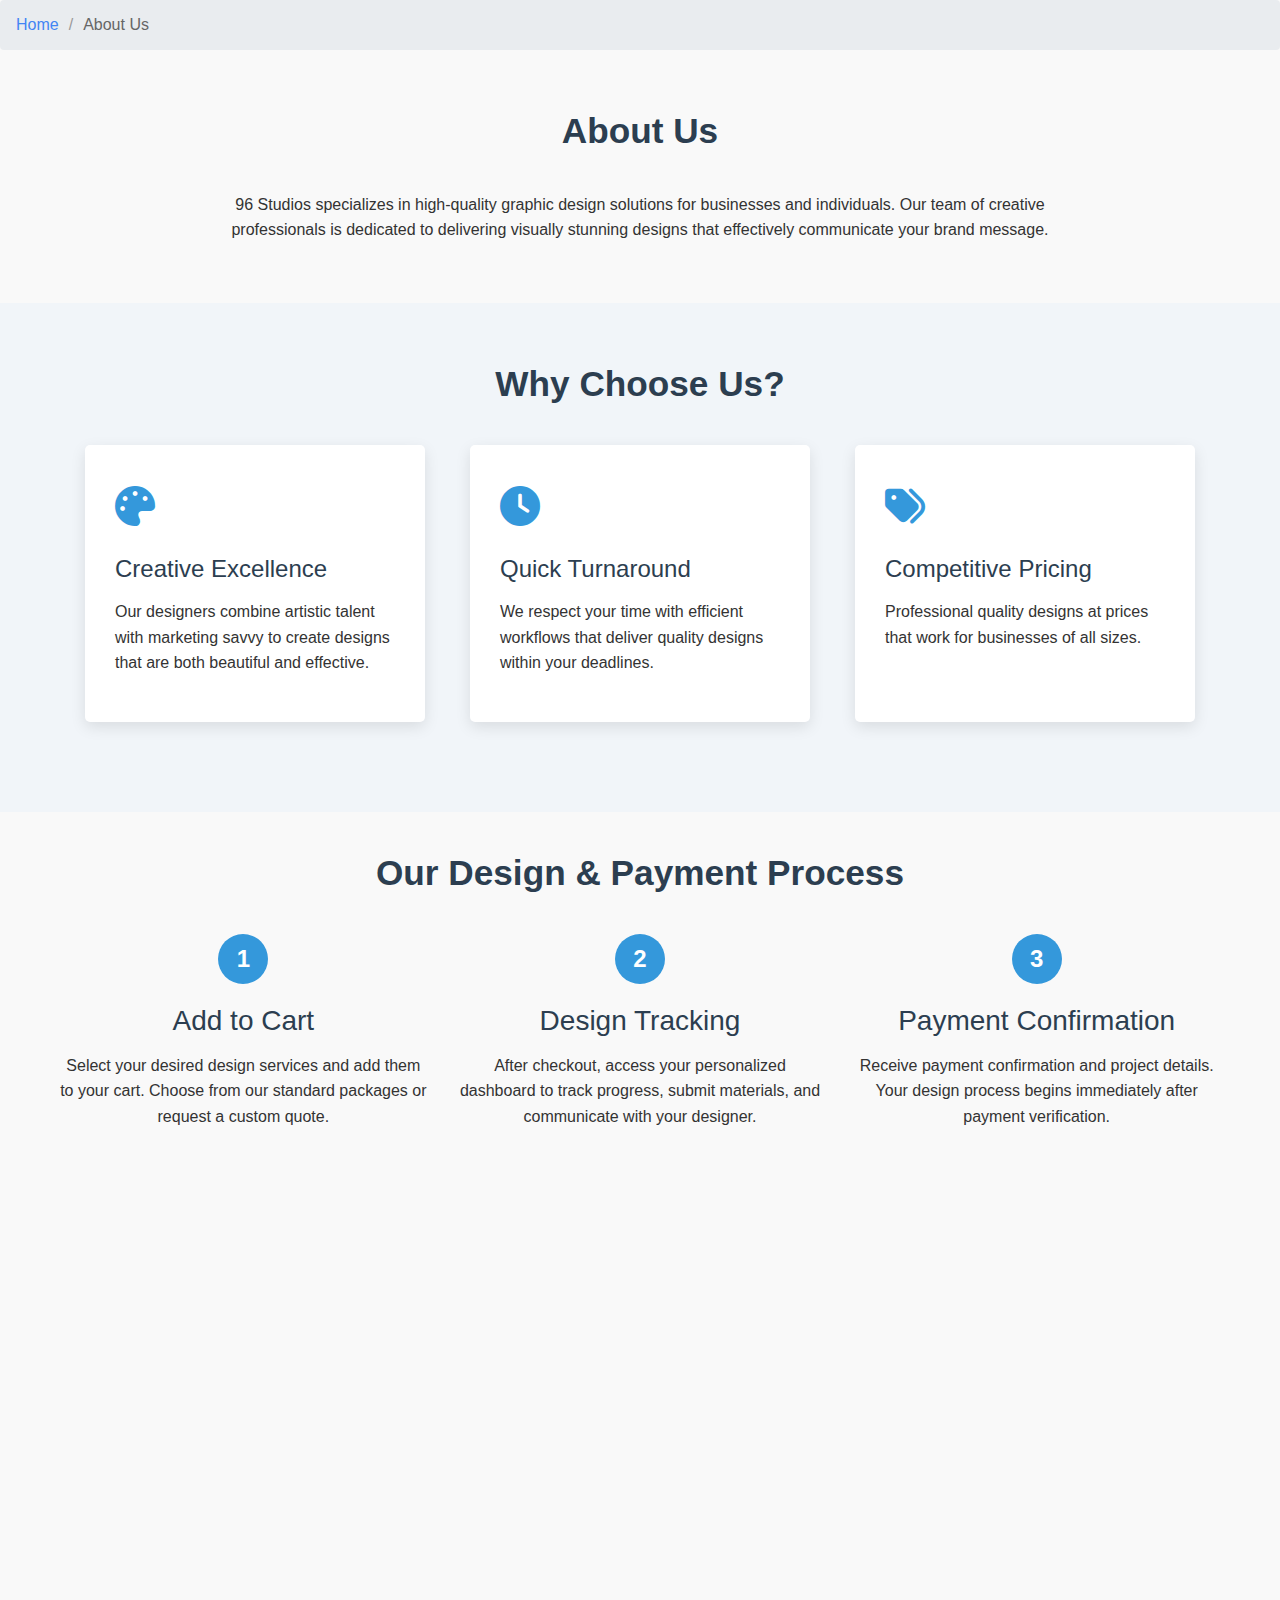
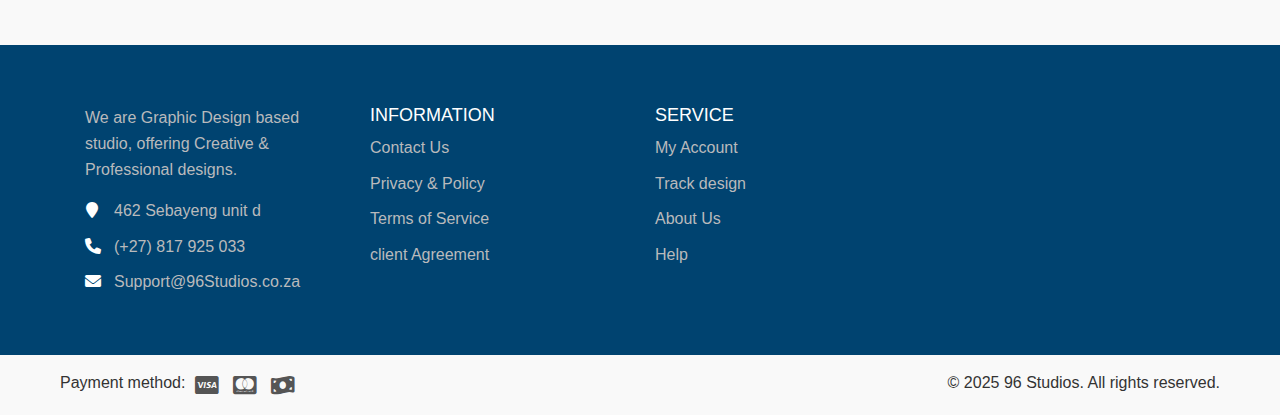
<file: about.html>
<!DOCTYPE html>
<html lang="en">
<head>
    <meta charset="UTF-8">
    <meta name="viewport" content="width=device-width, initial-scale=1.0">
    <link rel="icon" type="image/x-icon" href="/assets/images/icon.svg">
    <meta name="theme-color" content="#004370">
    <title>About Us - 96 Studios</title>
    <link rel="stylesheet" href="css/styles.css">
    <link rel="stylesheet" href="css/media.css">
    <link rel="stylesheet" href="css/login.css">
    
    <link href="https://stackpath.bootstrapcdn.com/bootstrap/4.5.2/css/bootstrap.min.css" rel="stylesheet">
    <link rel="stylesheet" href="https://cdnjs.cloudflare.com/ajax/libs/font-awesome/6.0.0-beta3/css/all.min.css">
    <script src="https://code.jquery.com/jquery-3.5.1.slim.min.js"></script>
    <script src="https://cdn.jsdelivr.net/npm/@popperjs/core@2.9.2/dist/umd/popper.min.js"></script>
    <script src="https://stackpath.bootstrapcdn.com/bootstrap/4.5.2/js/bootstrap.min.js"></script>
    <style>
        /* Global Styles */
        * {
            margin: 0;
            padding: 0;
            box-sizing: border-box;
            font-family: 'Segoe UI', Tahoma, Geneva, Verdana, sans-serif;
        }
        
        body {
            line-height: 1.6;
            color: #333;
            background-color: #f9f9f9;
        }
        
        .foot-container {
            width: 100%;
            max-width: 1200px;
            margin: 0 auto;
            padding: 0 20px;
        }
        
       /* Header Styles - Replaced with Google Maps */
        .map-header {
            position: relative;
            height: 400px;
            width: 100%;
        }
        
        .map-container {
            height: 100%;
            width: 100%;
        }
        

        
        .map-content h1 {
            font-size: 3rem;
            margin-bottom: 20px;
            text-shadow: 2px 2px 4px rgba(0, 0, 0, 0.5);
        }
        
        .map-content p {
            font-size: 1.2rem;
            max-width: 800px;
            margin: 0 auto;
            text-shadow: 1px 1px 2px rgba(0, 0, 0, 0.5);
        }
        
        
        /* Responsive Design */
        @media (max-width: 768px) {
            .map-content h1 {
                font-size: 2.2rem;
            }
            
            .map-content p {
                font-size: 1rem;
                padding: 0 20px;
            }
        }
        
        
        /* Section Styles */
        section {
            padding: 60px 0;
        }
        
        .section-title {
            text-align: center;
            margin-bottom: 40px;
            font-size: 2.2rem;
            color: #2c3e50;
        }
        
        .section-content {
            display: flex;
            flex-wrap: wrap;
            justify-content: space-between;
        }
        
        /* Why Choose Us Section */
        .feature {
            flex: 0 0 calc(33.333% - 30px);
            margin-bottom: 30px;
            background: white;
            padding: 30px;
            border-radius: 5px;
            box-shadow: 0 5px 15px rgba(0, 0, 0, 0.1);
            transition: transform 0.3s ease;
        }
        
        .feature:hover {
            transform: translateY(-10px);
        }
        
        .feature-icon {
            font-size: 2.5rem;
            color: #3498db;
            margin-bottom: 20px;
        }
        
        .feature h3 {
            font-size: 1.5rem;
            margin-bottom: 15px;
            color: #2c3e50;
        }
        
        /* Process Section */
        .process-steps {
            display: flex;
            flex-wrap: wrap;
            justify-content: space-between;
        }
        
        .step {
            flex: 0 0 calc(33.333% - 20px);
            text-align: center;
            margin-bottom: 30px;
            position: relative;
        }
        
        .step-number {
            width: 50px;
            height: 50px;
            background: #3498db;
            color: white;
            border-radius: 50%;
            display: flex;
            align-items: center;
            justify-content: center;
            font-size: 1.5rem;
            font-weight: bold;
            margin: 0 auto 20px;
        }
        
        .step h3 {
            margin-bottom: 15px;
            color: #2c3e50;
        }
        
        .payment-methods {
            display: flex;
            justify-content: center;
            align-items: center;
            margin-top: 40px;
            gap: 30px;
        }
        
        .payment-icon {
            font-size: 1.3rem;
            color: #555;
            padding-top: 7px;
        }
        
        
        .footer-content {
            display: flex;
            justify-content: space-between;
            align-items: center;
            flex-wrap: wrap;
        }
        
        .payment-line {
            display: flex;
            align-items: center;
            gap: 10px;
        }
        
        .payment-icons {
            display: flex;
            gap: 15px;
        }
        
        .copyright {
            text-align: right;
            margin-top: 15px;

        }
        
        /* Responsive Design */
        @media (max-width: 992px) {
            .feature, .step {
                flex: 0 0 calc(50% - 20px);
            }
        }
        
        @media (max-width: 768px) {
            .header-content h1 {
                font-size: 2.2rem;
            }
            
            .header-content p {
                font-size: 1rem;
            }
            
            .feature, .step {
                flex: 0 0 100%;
            }
            

            
            /* Footer responsive styles */
            footer {
                padding: 10px 0;
                font-size: 0.85rem; /* Smaller font size for mobile */
            }

            

            .payment-icon {
                font-size: 1.4rem; /* Smaller payment icons */
            }
            
            .copyright {
                font-size: 0.8rem; /* Slightly smaller copyright text */
            }
        }

        /* Extra small devices (phones, 600px and down) */
        @media (max-width: 600px) {

            .payment-line {
                justify-content: center;
                align-items: center;
                text-align: center;
                padding-top: 10px;
            }

            .payment-line span {
                display: none;
            }
            
            .payment-icons {
                display: none;
            }
            
            .payment-icon {
                font-size: 1.2rem;
            }
            
            .copyright {
            padding-top: 5px;
            font-size: 0.75rem;
            text-align: center;  
            display: block;      
            width: 100%;        
        }
        }

        /*================NAVIGATION TAB================*/
        .breadcrumb {
            font-family: 'Segoe UI', Roboto, sans-serif;
            margin: 0px 0;
        }

        .breadcrumb ul {
            display: flex;
            flex-wrap: wrap;
            list-style: none;
            padding: 0;
            margin: 0;
        }

        .breadcrumb li {
            display: flex;
            align-items: center;
        }

        .breadcrumb li:not(:last-child)::after {
            content: '/';
            margin: 0 10px;
            color: #999;
            font-weight: 300;
        }

        .breadcrumb a {
            color: #4285f4;
            text-decoration: none;
            transition: color 0.2s;
        }

        .breadcrumb a:hover {
            color: #3367d6;
            text-decoration: underline;
        }

        .breadcrumb li:last-child {
            color: #666;
            font-weight: 500;
        }
            
    </style>
    <link rel="stylesheet" href="https://cdnjs.cloudflare.com/ajax/libs/font-awesome/6.0.0-beta3/css/all.min.css">
</head>
<body>

    <div class="breadcrumb">
    <ul>
        <li><a href="/">Home</a></li>
        <li>About Us</li>
    </ul>
</div>
   
    
    
    <section id="about">
        <div class="container">
            <h2 class="section-title">About Us</h2>
            <div class="section-content">
                <p style="text-align: center; margin-bottom: 0px; max-width: 900px; margin-left: auto; margin-right: auto;">
                    96 Studios specializes in high-quality graphic design solutions for businesses and individuals. Our team of creative professionals is dedicated to delivering visually stunning designs that effectively communicate your brand message.
                </p>
            </div>
        </div>
    </section>
  
    <section id="why-choose-us" style="background: #f1f5f9; margin-bottom: -20px;">
        <div class="container">
            <h2 class="section-title">Why Choose Us?</h2>
            <div class="section-content">
                <div class="feature">
                    <div class="feature-icon">
                        <i class="fas fa-palette"></i>
                    </div>
                    <h3>Creative Excellence</h3>
                    <p>Our designers combine artistic talent with marketing savvy to create designs that are both beautiful and effective.</p>
                </div>
                
                <div class="feature">
                    <div class="feature-icon">
                        <i class="fas fa-clock"></i>
                    </div>
                    <h3>Quick Turnaround</h3>
                    <p>We respect your time with efficient workflows that deliver quality designs within your deadlines.</p>
                </div>
                
                <div class="feature">
                    <div class="feature-icon">
                        <i class="fas fa-tags"></i>
                    </div>
                    <h3>Competitive Pricing</h3>
                    <p>Professional quality designs at prices that work for businesses of all sizes.</p>
                </div>
            </div>
        </div>
    </section>
    
    <section id="process">
        <div class="foot-container">
            <h2 class="section-title">Our Design & Payment Process</h2>
            <div class="process-steps">
                <div class="step">
                    <div class="step-number">1</div>
                    <h3>Add to Cart</h3>
                    <p>Select your desired design services and add them to your cart. Choose from our standard packages or request a custom quote.</p>
                </div>
                
                <div class="step">
                    <div class="step-number">2</div>
                    <h3>Design Tracking</h3>
                    <p>After checkout, access your personalized dashboard to track progress, submit materials, and communicate with your designer.</p>
                </div>
                
                <div class="step">
                    <div class="step-number">3</div>
                    <h3>Payment Confirmation</h3>
                    <p>Receive payment confirmation and project details. Your design process begins immediately after payment verification.</p>
                </div>
            </div>
        </div>
    </section>

    <!-- Google Maps Header Section -->
    <div class="map-header">
        <div class="map-container">
            <iframe 
                src="https://www.google.com/maps/embed?pb=!1m18!1m12!1m3!1d3651.227635923124!2d29.696500675657404!3d-23.774906969472866!2m3!1f0!2f0!3f0!3m2!1i1024!2i768!4f13.1!3m3!1m2!1s0x1ec6c78ba089f6b5%3A0x28ab91810f8ba04e!2s96%20studios!5e0!3m2!1sen!2sza!4v1755295278496!5m2!1sen!2sza" 
                width="100%" 
                height="100%" 
                style="border:0;" 
                allowfullscreen="" 
                loading="lazy">
            </iframe>
        </div>
    </div> 

    <section class="footer" style="margin-top: -50px; margin-bottom: -60px;">
<footer id="footer">
    <!-- top footer -->
    <div class="section">
        <!-- container -->
        <div class="container">
            <!-- row -->
            <div class="row">
                <div class="col-md-3 col-xs-6">
                    <div class="footer">
                        <h3 hidden class="footer-title">About Us</h3>
                    
                        <p style="margin-top: 0px; padding-bottom: 0px;">We are Graphic Design based studio, offering Creative & Professional designs.</p>
                        <ul class="footer-links" style="white-space: nowrap">
                            <li><a><i class="fa fa-map-marker"></i>462 Sebayeng unit d</a></li>
                            <li><a><i class="fa fa-phone"></i>(+27) 817 925 033</a></li>
                            <li><a><i class="fa fa-envelope"></i>Support@96Studios.co.za</a></li>
                        </ul>
                    </div>
                </div>
                <div class="clearfix visible-xs"></div>

              <div class="col-md-3 col-xs-6">
                    <div class="footer">
                        <h3 class="footer-title">Information</h3>
                        <ul class="footer-links">
                            <li><a href="https://wa.me/27817925033" target="_blank">Contact Us</a></li>
                            <li><a href="/privacy-policy.html" target="_blank">Privacy & Policy</a></li>
                            <li><a href="/terms-of-service.html" target="_blank" id="footer-terms">Terms of Service</a></li>
                            <li><a href="/client-agreement.html" target="_blank">client Agreement</a></li>
                        </ul>
                    </div>
                </div>

                <div class="col-md-3 col-xs-6">
                    <div class="footer">
                        <h3 class="footer-title">Service</h3>
                        <ul class="footer-links">
                            <li><a href="#" onclick="showAuth()">My Account</a></li>
                            <li><a href="#" onclick="showAuth()">Track design</a></li>
                            <li><a href="/about.html">About Us</a></li>
                            <li><a href="https://wa.me/27817925033" target="_blank">Help</a></li>
                        </ul>
                    </div>
                </div>

            </div>
        </div>
    </div>
</footer>
</section>

        <div class="foot-container">
            <div class="footer-content">
                <div class="payment-line">
                    <span>Payment method:</span>
                    <div class="payment-icons">
                        <i class="fab fa-cc-visa payment-icon"></i>
                        <i class="fab fa-cc-mastercard payment-icon"></i>
                        <i class="fas fa-money-bill-wave payment-icon"></i>
                    </div>
                </div>
                <div class="copyright">
                    <p>&copy; 2025 96 Studios. All rights reserved.</p>
                </div>
            </div>
        </div>
</body>
</html>
</file>
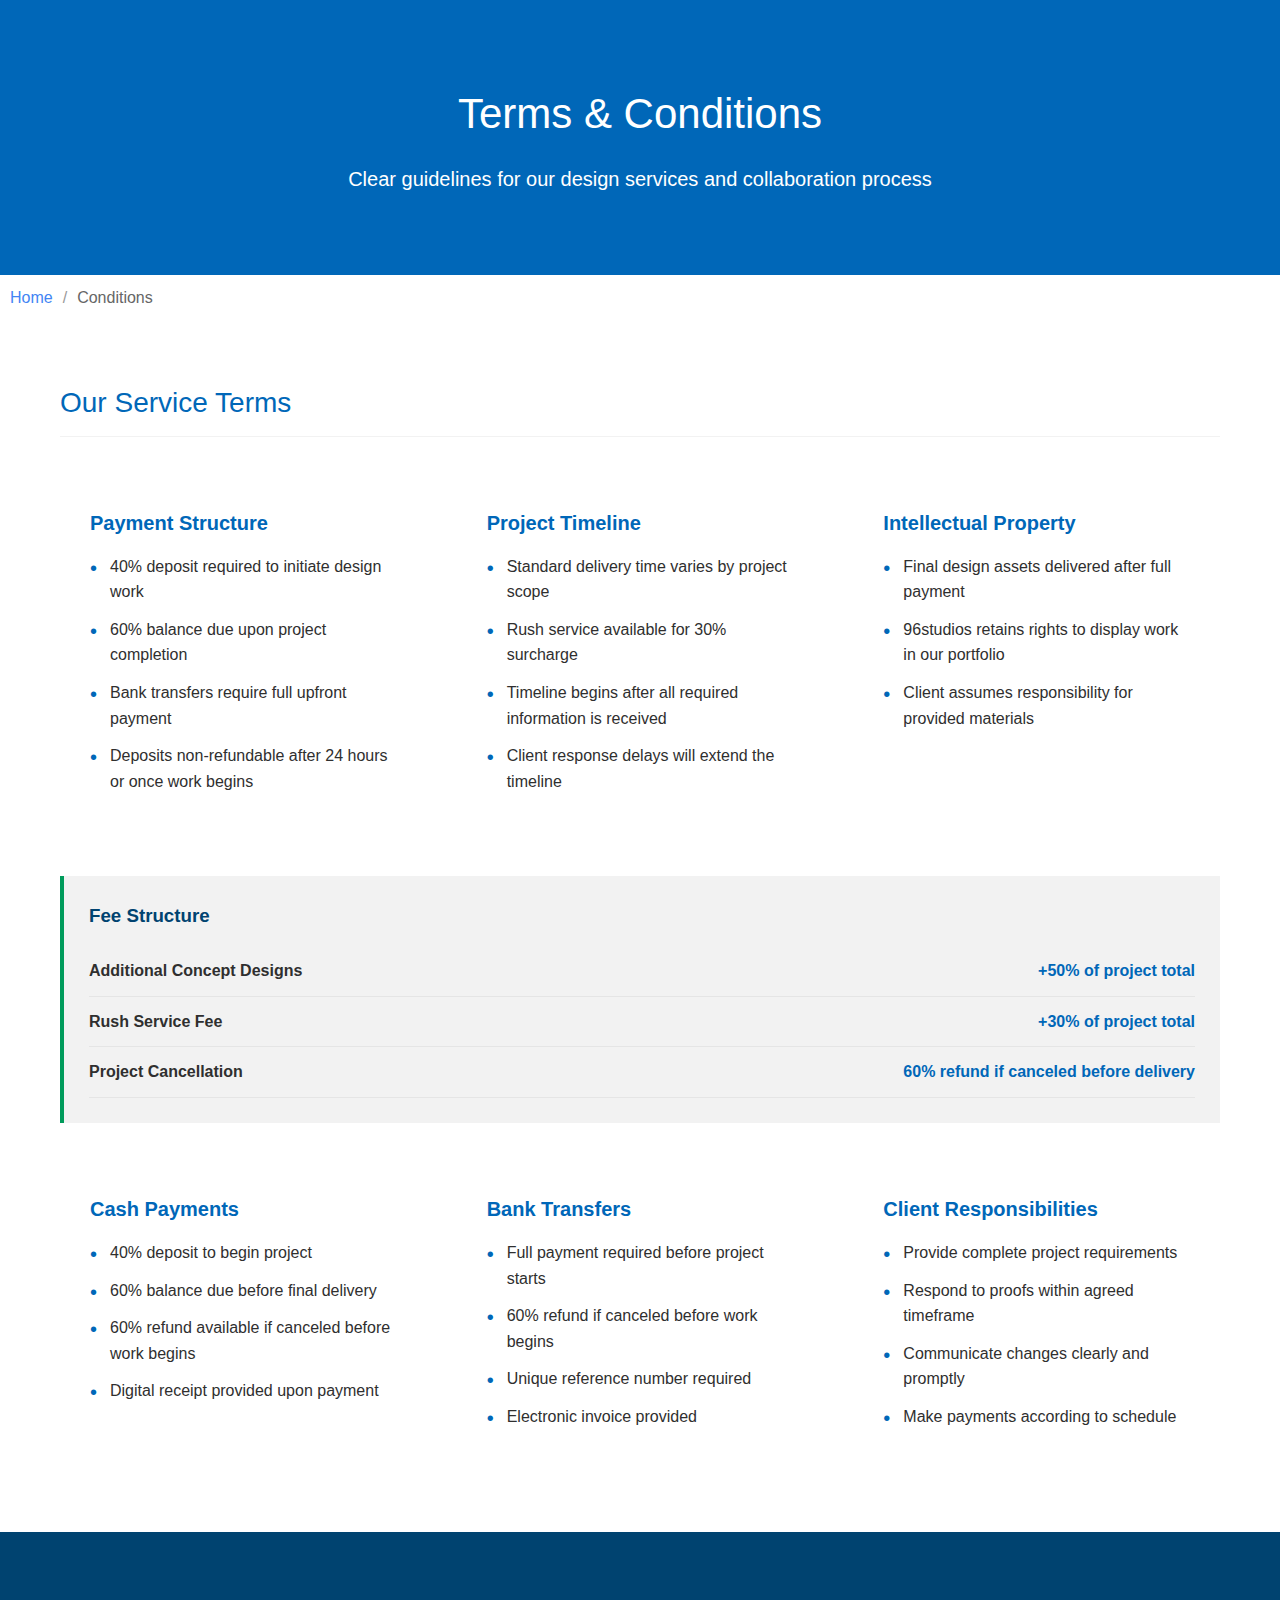
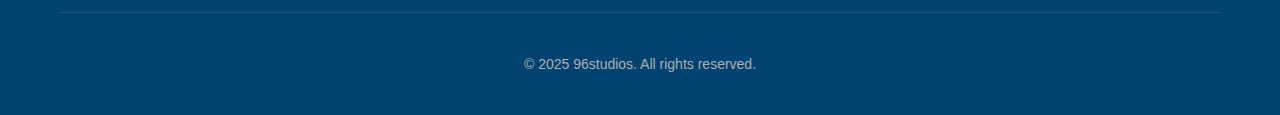
<file: client-agreement.html>
<!DOCTYPE html>
<html lang="en">
<head>
    <meta charset="UTF-8">
    <meta name="viewport" content="width=device-width, initial-scale=1.0">
    <link rel="icon" type="image/x-icon" href="/assets/images/icon.svg">
    <title>Client Agreement - 96studios</title>
    <style>
        :root {
            --primary: #0067B8;  
            --dark: #004370;
            --medium: #2F2F2F;
            --light: #F2F2F2;
            --white: #FFFFFF;
            --accent: #009B5B;  
            --border-radius: 2px;
            --transition: all 0.3s ease;
        }
        
        * {
            margin: 0;
            padding: 0;
            box-sizing: border-box;
        }
        
        body {
            font-family: 'Segoe UI', SegoeUI, "Helvetica Neue", Helvetica, Arial, sans-serif;
            line-height: 1.6;
            color: var(--medium);
            background-color: var(--white);
            -webkit-font-smoothing: antialiased;
        }
        
        .container {
            max-width: 1200px;
            margin: 0 auto;
            padding: 0 20px;
        }
        
        /* Header */
        header {
            background-color: var(--white);
            position: sticky;
            top: 0;
            z-index: 100;
        }
        
        .header-container {
            display: flex;
            justify-content: space-between;
            align-items: center;
            padding: 16px 0;
        }
        
        .logo {
            height: 32px;
            width: auto;
        }
        
        /* Hero Section */
        .hero {
            background-color: var(--primary);
            color: var(--white);
            padding: 80px 0;
            text-align: center;
        }
        
        .hero h1 {
            font-size: 42px;
            font-weight: 300;
            margin-bottom: 16px;
        }
        
        .hero p {
            font-size: 20px;
            max-width: 700px;
            margin: 0 auto;
        }
        
        /* Main Content */
        .content-section {
            padding: 60px 0;
        }
        
        .section-title {
            color: var(--primary);
            font-size: 28px;
            font-weight: 300;
            margin-bottom: 30px;
            padding-bottom: 10px;
            border-bottom: 1px solid var(--light);
        }
        
        .grid-container {
            display: grid;
            grid-template-columns: repeat(auto-fit, minmax(300px, 1fr));
            gap: 30px;
            margin-top: 40px;
        }
        
        .card {
            background: var(--white);
            border-radius: var(--border-radius);
            padding: 30px;
            transition: var(--transition);
        }
        
        .card:hover {
            transform: translateY(-5px);
        }
        
        .card h3 {
            color: var(--primary);
            font-size: 20px;
            font-weight: 600;
            margin-bottom: 15px;
        }
        
        .card ul {
            list-style-type: none;
        }
        
        .card li {
            margin-bottom: 12px;
            position: relative;
            padding-left: 20px;
        }
        
        .card li:before {
            content: "•";
            color: var(--primary);
            font-size: 20px;
            position: absolute;
            left: 0;
            top: -2px;
        }
        
        .highlight-box {
            background-color: var(--light);
            border-left: 4px solid var(--accent);
            padding: 25px;
            margin: 40px 0;
        }
        
        .highlight-box h3 {
            color: var(--dark);
            margin-bottom: 15px;
        }
        
        .fee-item {
            display: flex;
            justify-content: space-between;
            padding: 12px 0;
            border-bottom: 1px solid rgba(0,0,0,0.05);
        }
        
        .fee-label {
            font-weight: 600;
        }
        
        .fee-value {
            color: var(--primary);
            font-weight: 600;
        }
        
        /* Footer */
        footer {
            background-color: var(--dark);
            color: var(--white);
            padding: 40px 0;
        }
        
        .footer-container {
            display: grid;
            grid-template-columns: repeat(auto-fit, minmax(200px, 1fr));
            gap: 30px;
        }
        
        .footer-logo {
            height: 24px;
            margin-bottom: 20px;
        }
        
        .footer-links h4 {
            color: var(--white);
            font-size: 16px;
            margin-bottom: 20px;
            font-weight: 600;
        }
        
        .footer-links ul {
            list-style-type: none;
        }
        
        .footer-links li {
            margin-bottom: 10px;
        }
        
        .footer-links a {
            color: #ADADAD;
            text-decoration: none;
            transition: var(--transition);
        }
        
        .footer-links a:hover {
            color: var(--white);
        }
        
        .copyright {
            text-align: center;
            padding-top: 40px;
            margin-top: 40px;
            border-top: 1px solid rgba(255,255,255,0.1);
            color: #ADADAD;
            font-size: 14px;
        }
        
        /* Responsive */
        @media (max-width: 768px) {
            .hero {
                padding: 60px 0;
            }
            
            .hero h1 {
                font-size: 32px;
            }
            
            .hero p {
                font-size: 18px;
                padding: 0 20px;
            }
            
            .content-section {
                padding: 40px 0;
            }
        }

                /*================NAVIGATION TAB================*/
.breadcrumb {
    font-family: 'Segoe UI', Roboto, sans-serif;
    margin: 10px 0;
    margin-left: 10px ;
}

.breadcrumb ul {
    display: flex;
    flex-wrap: wrap;
    list-style: none;
    padding: 0;
    margin: 0;
}

.breadcrumb li {
    display: flex;
    align-items: center;
}

.breadcrumb li:not(:last-child)::after {
    content: '/';
    margin: 0 10px;
    color: #999;
    font-weight: 300;
}

.breadcrumb a {
    color: #4285f4;
    text-decoration: none;
    transition: color 0.2s;
}

.breadcrumb a:hover {
    color: #3367d6;
}

.breadcrumb li:last-child {
    color: #666;
    font-weight: 500;
}
  
    </style>
</head>
<body>
    <section class="hero">
        <div class="container">
            <h1>Terms & Conditions</h1>
            <p>Clear guidelines for our design services and collaboration process</p>
        </div>
    </section>
        <div class="breadcrumb">
    <ul>
        <li><a href="/">Home</a></li>
        <li>Conditions</li>
    </ul>
</div>
    <section class="content-section">
        <div class="container">
            <h2 class="section-title">Our Service Terms</h2>
            
            <div class="grid-container">
                <div class="card">
                    <h3>Payment Structure</h3>
                    <ul>
                        <li>40% deposit required to initiate design work</li>
                        <li>60% balance due upon project completion</li>
                        <li>Bank transfers require full upfront payment</li>
                        <li>Deposits non-refundable after 24 hours or once work begins</li>
                    </ul>
                </div>
                
                <div class="card">
                    <h3>Project Timeline</h3>
                    <ul>
                        <li>Standard delivery time varies by project scope</li>
                        <li>Rush service available for 30% surcharge</li>
                        <li>Timeline begins after all required information is received</li>
                        <li>Client response delays will extend the timeline</li>
                    </ul>
                </div>
                
                <div class="card">
                    <h3>Intellectual Property</h3>
                    <ul>
                        <li>Final design assets delivered after full payment</li>
                        <li>96studios retains rights to display work in our portfolio</li>
                        <li>Client assumes responsibility for provided materials</li>
                    </ul>
                </div>
            </div>
            
            <div class="highlight-box">
                <h3>Fee Structure</h3>
                <div class="fee-item">
                    <span class="fee-label">Additional Concept Designs</span>
                    <span class="fee-value">+50% of project total</span>
                </div>
                <div class="fee-item">
                    <span class="fee-label">Rush Service Fee</span>
                    <span class="fee-value">+30% of project total</span>
                </div>
                <div class="fee-item">
                    <span class="fee-label">Project Cancellation</span>
                    <span class="fee-value">60% refund if canceled before delivery</span>
                </div>
            </div>
            
            <div class="grid-container">
                <div class="card">
                    <h3>Cash Payments</h3>
                    <ul>
                        <li>40% deposit to begin project</li>
                        <li>60% balance due before final delivery</li>
                        <li>60% refund available if canceled before work begins</li>
                        <li>Digital receipt provided upon payment</li>
                    </ul>
                </div>
                
                <div class="card">
                    <h3>Bank Transfers</h3>
                    <ul>
                        <li>Full payment required before project starts</li>
                        <li>60% refund if canceled before work begins</li>
                        <li>Unique reference number required</li>
                        <li>Electronic invoice provided</li>
                    </ul>
                </div>
                
                <div class="card">
                    <h3>Client Responsibilities</h3>
                    <ul>
                        <li>Provide complete project requirements</li>
                        <li>Respond to proofs within agreed timeframe</li>
                        <li>Communicate changes clearly and promptly</li>
                        <li>Make payments according to schedule</li>
                    </ul>
                </div>
            </div>
        </div>
    </section>
    
    <footer>
        <div class="container">
            <div class="copyright">
                <p>&copy; 2025 96studios. All rights reserved.</p>
            </div>
        </div>
    </footer>
</body>
</html>
</file>
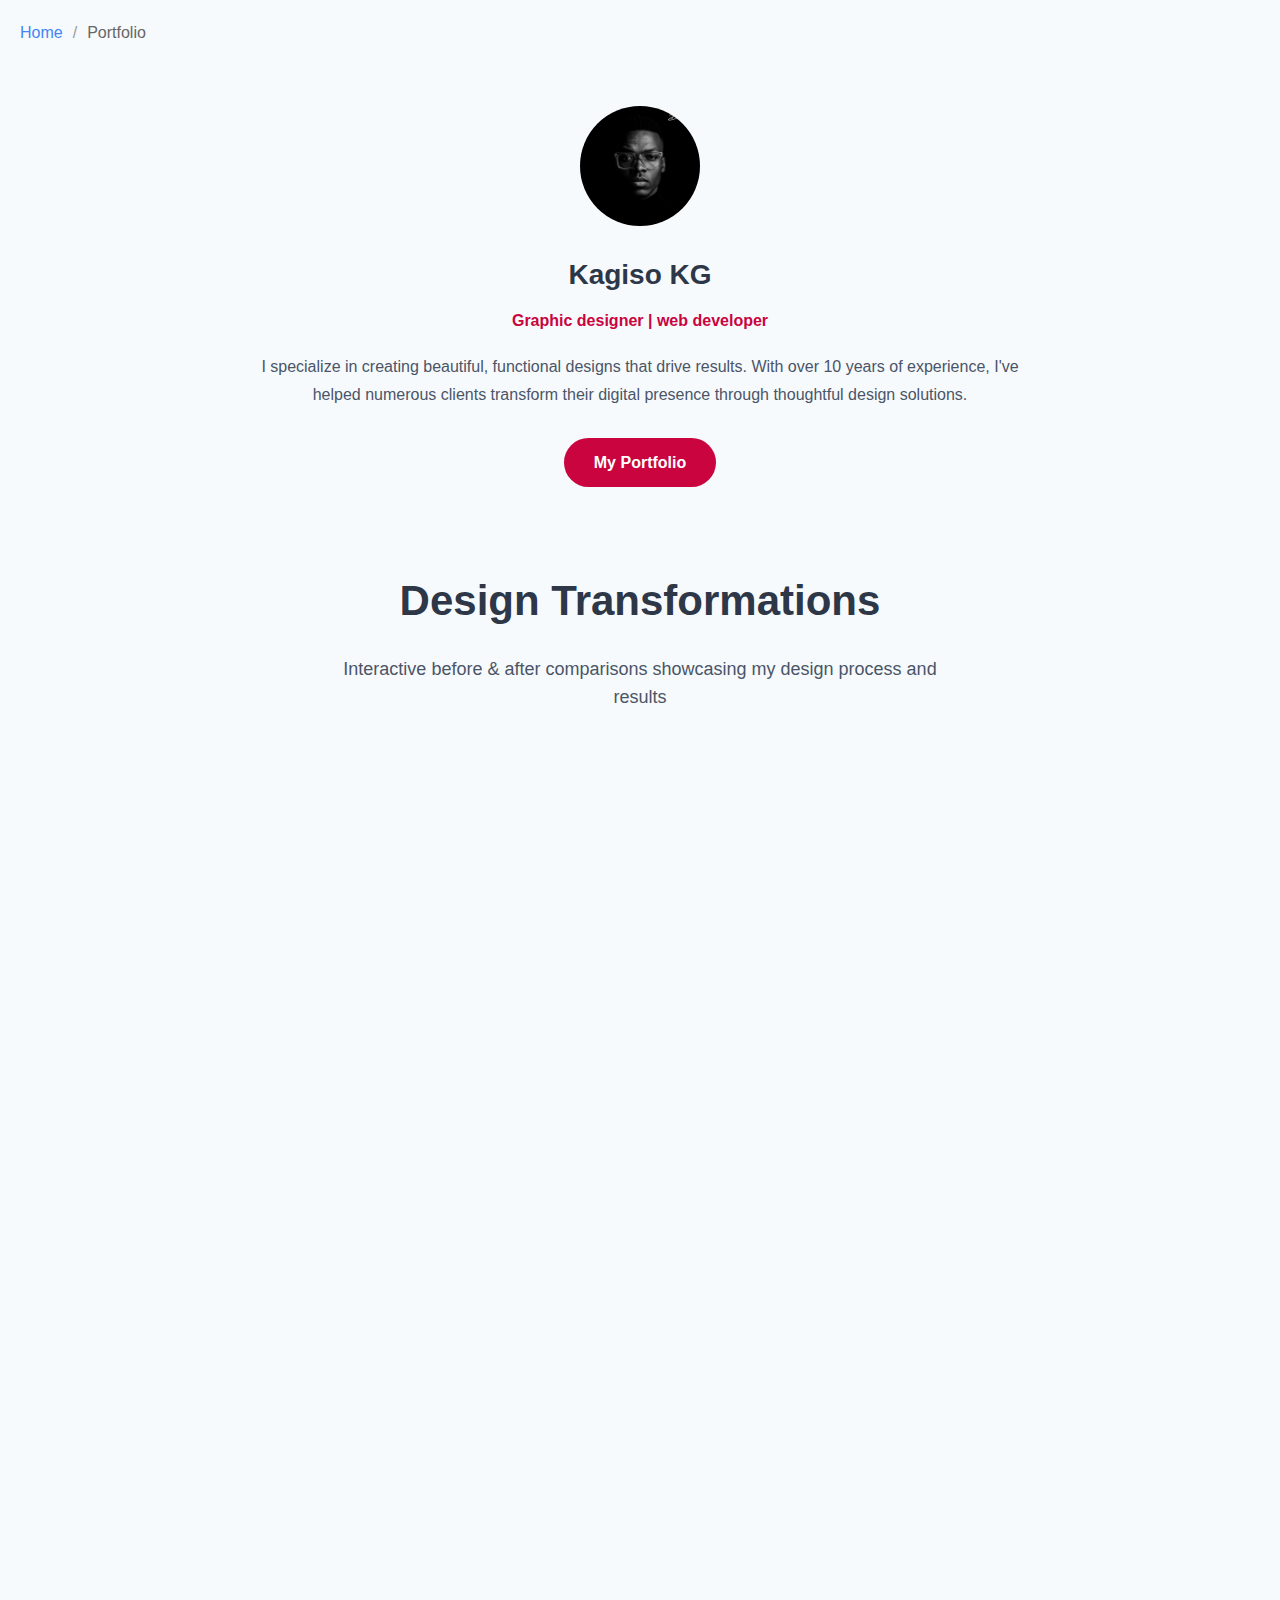
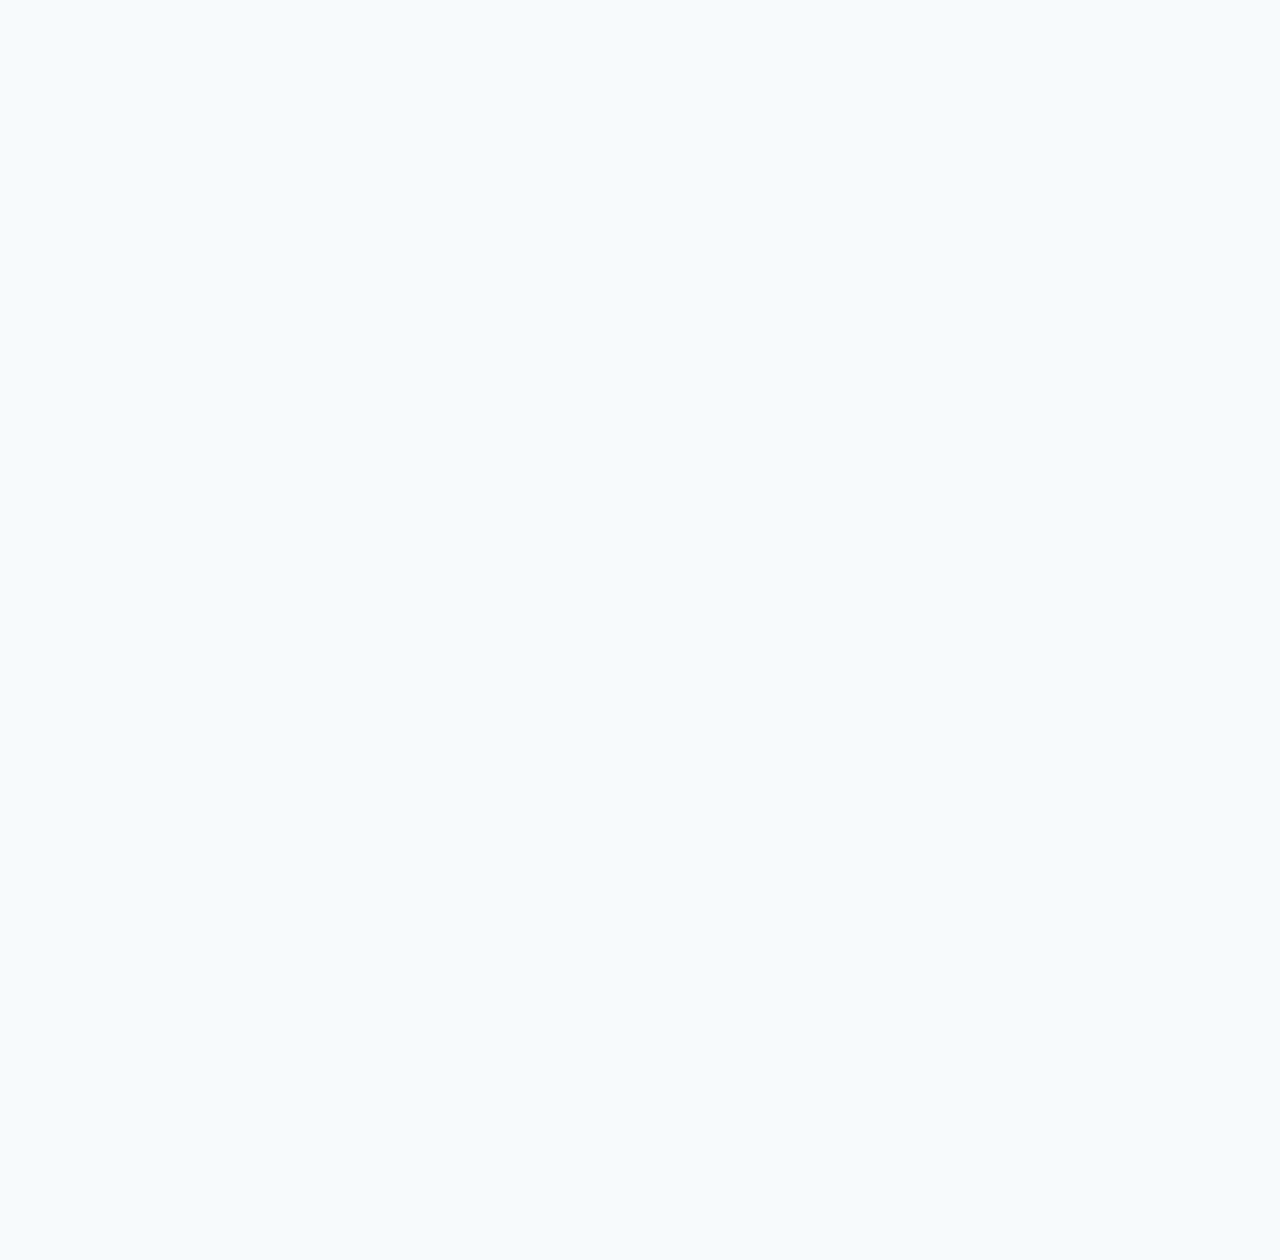
<file: portfolio.html>
<!DOCTYPE html>
<html lang="en">
<head>
    <meta charset="UTF-8">
    <meta name="viewport" content="width=device-width, initial-scale=1.0">
    <link rel="icon" type="image/x-icon" href="/assets/images/icon.svg">
    <title>My Portfolio</title>
    <link rel="stylesheet" href="https://cdnjs.cloudflare.com/ajax/libs/font-awesome/6.0.0/css/all.min.css">
    <style>
        :root {
            --primary: #2B6CB0;
            --dark: #2D3748;
            --light: #F7FAFC;
            --accent: #004370;
        }
        
        * {
            margin: 0;
            padding: 0;
            box-sizing: border-box;
            font-family: 'Inter', -apple-system, BlinkMacSystemFont, sans-serif;
        }
        
        body {
            background-color: var(--light);
            color: var(--dark);
            line-height: 1.6;
            scroll-behavior: smooth;
        }
        
        .container {
            max-width: 1400px;
            margin: 0 auto;
            padding: 60px 20px;
            display: flex;
            flex-direction: column;
            align-items: center;
        }
        
        .header {
            text-align: center;
            margin-bottom: 60px;
            max-width: 800px;
            width: 100%;
        }
        
        h1 {
            font-size: clamp(32px, 5vw, 42px);
            margin-bottom: 20px;
            font-weight: 700;
        }
        
        .subtitle {
            font-size: clamp(16px, 2.5vw, 18px);
            color: #4A5568;
            max-width: 600px;
            margin: 0 auto;
        }
        
        /* Before/After Slider Components */
        .showcase-section {
            margin: 60px 0;
            opacity: 0;
            transform: translateY(20px);
            transition: opacity 0.6s ease-out, transform 0.6s ease-out;
            width: 100%;
            display: flex;
            flex-direction: column;
            align-items: center;
        }
        
        .showcase-section.visible {
            opacity: 1;
            transform: translateY(0);
        }
        
        .showcase-container {
            max-width: 800px;
            width: 100%;
        }
        
        .comparison-slider {
            position: relative;
            width: 100%;
            aspect-ratio: 1/1;
            border-radius: 12px;
            overflow: hidden;
        }
        
        .comparison-image {
            position: absolute;
            width: 100%;
            height: 100%;
            object-fit: cover;
        }
        
        .before-image {
            z-index: 1;
        }
        
        .after-image {
            z-index: 2;
            clip-path: polygon(0 0, 50% 0, 50% 100%, 0% 100%);
        }
        
        .slider-handle {
            position: absolute;
            width: 4px;
            height: 100%;
            background: white;
            z-index: 3;
            left: 50%;
            transform: translateX(-50%);
            cursor: ew-resize;
        }
        
        .slider-handle::after {
            content: '';
            position: absolute;
            width: 30px;
            height: 30px;
            border-radius: 50%;
            background: white;
            top: 50%;
            left: 50%;
            transform: translate(-50%, -50%);
        }
        
        .caption {
            text-align: center;
            margin-top: 30px;
            max-width: 800px;
            width: 100%;
        }
        
        .caption h3 {
            font-size: clamp(20px, 3vw, 24px);
            margin-bottom: 10px;
        }
        
        .caption p {
            color: #4A5568;
            font-size: clamp(14px, 2vw, 16px);
        }
        
        .spacer {
            height: 60px;
        }
        
        /* Profile Section */
        .profile-section {
            text-align: center;
            margin: 80px 0;
            max-width: 800px;
            width: 100%;
            padding: 0 20px;
        }
        
        .profile-pic {
            width: 120px;
            height: 120px;
            border-radius: 50%;
            object-fit: cover;
            margin-bottom: 20px;
        }
        
        .profile-name {
            font-size: 28px;
            margin-bottom: 10px;
        }
        
        .profile-title {
            color: rgb(201, 4, 63);
            margin-bottom: 20px;
            font-weight: 600;
        }
        
        .profile-bio {
            margin-bottom: 30px;
            color: #4A5568;
            line-height: 1.7;
        }
        
        .social-links {
            display: flex;
            justify-content: center;
            gap: 15px;
            margin-bottom: 30px;
        }
        
        .social-link {
            width: 40px;
            height: 40px;
            border-radius: 50%;
            background: var(--primary);
            color: white;
            display: flex;
            align-items: center;
            justify-content: center;
            transition: transform 0.3s ease, background 0.3s ease;
        }
        
        .social-link:hover {
            transform: translateY(-3px);
            background: var(--accent);
        }
        
        .portfolio-btn {
            display: inline-block;
            padding: 12px 30px;
            background: rgb(201, 4, 63);
            color: white;
            border-radius: 30px;
            text-decoration: none;
            font-weight: 600;
            transition: transform 0.3s ease, background 0.3s ease;
        }
        
        .portfolio-btn:hover {
            transform: translateY(-3px);
            background: var(--accent);
        }
        
        /* Responsive Adjustments */
        @media (min-width: 1200px) {
            .comparison-slider {
                max-width: 800px;
            }
        }
        
        @media (max-width: 768px) {
            .container {
                padding: 40px 15px;
            }
            
            .header {
                margin-bottom: 40px;
            }
            
            .showcase-section {
                margin: 50px 0;
            }
            
            .spacer {
                height: 40px;
            }
            
            .profile-section {
                margin: 60px 0;
            }
        }


/*================NAVIGATION TAB================*/
.breadcrumb {
    font-family: 'Segoe UI', Roboto, sans-serif;
    margin-top: 20px;
    margin-left: 20px;
}

.breadcrumb ul {
    display: flex;
    flex-wrap: wrap;
    list-style: none;
    padding: 0;
    margin: 0;
}

.breadcrumb li {
    display: flex;
    align-items: center;
}

.breadcrumb li:not(:last-child)::after {
    content: '/';
    margin: 0 10px;
    color: #999;
    font-weight: 300;
}

.breadcrumb a {
    color: #4285f4;
    text-decoration: none;
    transition: color 0.2s;
}

.breadcrumb a:hover {
    color: #3367d6;
}

.breadcrumb li:last-child {
    color: #666;
    font-weight: 500;
}
    
     
    </style>
</head>
<body>

        <div class="breadcrumb">
            <ul>
                <li><a href="/">Home</a></li>
                <li>Portfolio</li>
            </ul>
        </div>
   

    <div class="container">
        <!-- Profile Section -->
        <div class="profile-section" style="margin-top: -0.1px;">
            <img src="/assets/images/image.png" alt="Profile Picture" class="profile-pic">
            <h2 class="profile-name">Kagiso KG</h2>
            <p class="profile-title">Graphic designer | web developer</p>
            <p class="profile-bio">I specialize in creating beautiful, functional designs that drive results. With over 10 years of experience, I've helped numerous clients transform their digital presence through thoughtful design solutions.</p>
            
            <a href="https://kaygdesigner.96studios.co.za/" class="portfolio-btn">My Portfolio</a>
        </div>

        <div class="header">
            <h1>Design Transformations</h1>
            <p class="subtitle">Interactive before & after comparisons showcasing my design process and results</p>
        </div>
        
        <!-- First Before/After Slider -->
        <div class="showcase-section">
            <div class="showcase-container">
                <div class="comparison-slider" id="slider1">
                    <img src="/assets/images/before.png" alt="Before design" class="comparison-image before-image">
                    <img src="/assets/images/after.png" alt="After design" class="comparison-image after-image">
                    <div class="slider-handle"></div>
                </div>
                <div class="caption">
                    <h3>Branding design</h3>
                    <p>Complete visual transformation for a logo & brending, increasing brand recognition by 75%</p>
                </div>
            </div>
        </div>
        
        <div class="spacer"></div>
        
        <!-- Second Before/After Slider -->
        <div class="showcase-section">
            <div class="showcase-container">
                <div class="comparison-slider" id="slider2" style="margin-top: -80px;">
                    <img src="/assets/images/before-image.png" alt="Before design" class="comparison-image before-image">
                    <img src="/assets/images/after-image.png" alt="After design" class="comparison-image after-image">
                    <div class="slider-handle"></div>
                </div>
                <div class="caption">
                    <h3>Product design</h3>
                    <p>Store shelf experience design resulting in a 120% increase in sales.</p>
                </div>
            </div>
        </div>
    </div>

    <script>
        function initSlider(sliderId) {
            const slider = document.getElementById(sliderId);
            const beforeImage = slider.querySelector('.before-image');
            const afterImage = slider.querySelector('.after-image');
            const handle = slider.querySelector('.slider-handle');
            let isDragging = false;
            
            function updateSliderPosition(clientX) {
                const rect = slider.getBoundingClientRect();
                let position = (clientX - rect.left) / rect.width;
                position = Math.max(0, Math.min(1, position));
                
                afterImage.style.clipPath = `polygon(0 0, ${position * 100}% 0, ${position * 100}% 100%, 0% 100%)`;
                handle.style.left = `${position * 100}%`;
            }
            
            handle.addEventListener('mousedown', () => {
                isDragging = true;
            });
            
            window.addEventListener('mousemove', (e) => {
                if (isDragging) {
                    updateSliderPosition(e.clientX);
                }
            });
            
            window.addEventListener('mouseup', () => {
                isDragging = false;
            });
            
            slider.addEventListener('touchstart', (e) => {
                isDragging = true;
                updateSliderPosition(e.touches[0].clientX);
                e.preventDefault();
            });
            
            window.addEventListener('touchmove', (e) => {
                if (isDragging) {
                    updateSliderPosition(e.touches[0].clientX);
                    e.preventDefault();
                }
            });
            
            window.addEventListener('touchend', () => {
                isDragging = false;
            });
        }
        
        // Initialize both sliders
        document.addEventListener('DOMContentLoaded', () => {
            initSlider('slider1');
            initSlider('slider2');
            
            // Fix typo in ID
            if (!document.getElementById('slider1')) {
                initSlider('slider1');
            }
            
            // Animation on scroll
            const showcaseSections = document.querySelectorAll('.showcase-section');
            
            const observer = new IntersectionObserver((entries) => {
                entries.forEach(entry => {
                    if (entry.isIntersecting) {
                        entry.target.classList.add('visible');
                    }
                });
            }, { threshold: 0.1 });
            
            showcaseSections.forEach(section => {
                observer.observe(section);
            });
        });
    </script>
</body>
</html>
</file>
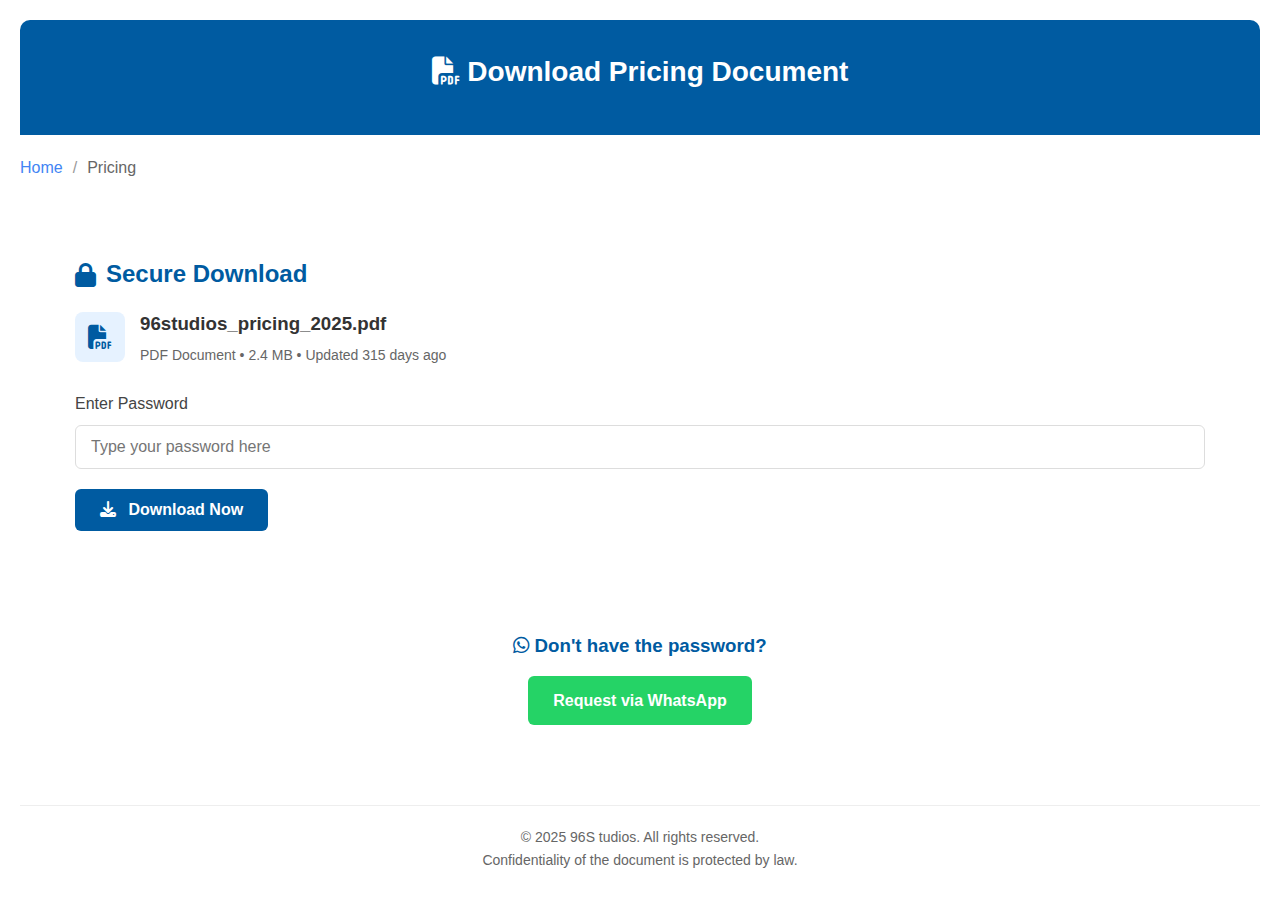
<file: pricing.html>
<!DOCTYPE html>
<html lang="en">
<head>
    <meta charset="UTF-8">
    <meta name="viewport" content="width=device-width, initial-scale=1.0">
        <link rel="icon" type="image/x-icon" href="/assets/images/icon.svg">
    <title>Download Pricing Document | 96 studios</title>
    <link rel="stylesheet" href="https://cdnjs.cloudflare.com/ajax/libs/font-awesome/6.4.0/css/all.min.css">
    <style>
        * {
            margin: 0;
            padding: 0;
            box-sizing: border-box;
            font-family: 'Segoe UI', Tahoma, Geneva, Verdana, sans-serif;
        }
        
        body {
            color: #333;
            line-height: 1.6;
            min-height: 100vh;
            display: flex;
            flex-direction: column;
            align-items: center;
            justify-content: center;
            padding: 20px;
        }
        
        .container {
            max-width: 100%px;
            width: 100%;
            border-radius: 10px;
            overflow: hidden;
        }
        
        .header {
            background: #005ba1;
            color: white;
            padding: 30px;
            text-align: center;
        }
        
        .header h1 {
            font-weight: 600;
            margin-bottom: 10px;
            font-size: 28px;
        }
        
        .header p {
            opacity: 0.9;
        }
        
        .content {
            padding: 30px;
        }
        
        .download-card {
            border-radius: 8px;
            padding: 25px;
            margin-bottom: 25px;
        }
        
        .download-card h2 {
            color: #005ba1;
            margin-bottom: 15px;
            display: flex;
            align-items: center;
            gap: 10px;
        }
        
        .file-info {
            display: flex;
            align-items: center;
            gap: 15px;
            margin-bottom: 20px;
        }
        
        .file-icon {
            width: 50px;
            height: 50px;
            background: #e6f2ff;
            border-radius: 8px;
            display: flex;
            align-items: center;
            justify-content: center;
            color: #005ba1;
            font-size: 24px;
        }
        
        .file-details h3 {
            font-weight: 600;
            margin-bottom: 5px;
        }
        
        .file-details p {
            color: #666;
            font-size: 14px;
        }
        
        .password-form {
            margin: 25px 0;
        }
        
        .form-group {
            margin-bottom: 20px;
        }
        
        .form-group label {
            display: block;
            margin-bottom: 8px;
            font-weight: 500;
            color: #444;
        }
        
        .form-group input {
            width: 100%;
            padding: 12px 15px;
            border: 1px solid #ddd;
            border-radius: 6px;
            font-size: 16px;
            transition: all 0.3s;
        }
        
        .form-group input:focus {
            outline: none;
            border-color: #005ba1;
        }
        
        .btn {
            display: inline-block;
            background: #005ba1;
            color: white;
            padding: 12px 25px;
            border: none;
            border-radius: 6px;
            cursor: pointer;
            font-size: 16px;
            font-weight: 600;
            transition: all 0.3s;
            text-align: center;
        }
        
        .btn:hover {
            background: #004885;
            transform: translateY(-2px);
        }
        
        .btn i {
            margin-right: 8px;
        }
        
        .whatsapp-option {
            text-align: center;
            margin: 30px 0;
            padding: 20px;
            border-radius: 8px;
        }
        
        .whatsapp-option h3 {
            margin-bottom: 15px;
            color: #005ba1;
        }
        
        .whatsapp-btn {
            background: #25D366;
            display: inline-flex;
            align-items: center;
            justify-content: center;
            padding: 12px 25px;
            color: white;
            text-decoration: none;
            border-radius: 6px;
            font-weight: 600;
            transition: all 0.3s;
        }

        .footer {
            text-align: center;
            padding: 20px;
            color: #666;
            font-size: 14px;
            border-top: 1px solid #eee;
        }
        
        .error-message {
            color: #d32f2f;
            margin-top: 8px;
            font-size: 14px;
            display: none;
        }
        
        @media (max-width: 600px) {
            .header {
                padding: 20px;
            }
            
            .content {
                padding: 20px;
            }
            
            .file-info {
                flex-direction: column;
                align-items: flex-start;
            }
        }
        /*================NAVIGATION TAB================*/
.breadcrumb {
    font-family: 'Segoe UI', Roboto, sans-serif;
    margin: 20px 0;
}

.breadcrumb ul {
    display: flex;
    flex-wrap: wrap;
    list-style: none;
    padding: 0;
    margin: 0;
}

.breadcrumb li {
    display: flex;
    align-items: center;
}

.breadcrumb li:not(:last-child)::after {
    content: '/';
    margin: 0 10px;
    color: #999;
    font-weight: 300;
}

.breadcrumb a {
    color: #4285f4;
    text-decoration: none;
    transition: color 0.2s;
}

.breadcrumb a:hover {
    color: #3367d6;
}

.breadcrumb li:last-child {
    color: #666;
    font-weight: 500;
}
    </style>
</head>
<body>
    <div class="container">
        <div class="header">
            <h1><i class="fas fa-file-pdf"></i> Download Pricing Document</h1>
        </div>
        <div class="breadcrumb">
    <ul>
        <li><a href="/">Home</a></li>
        <li>Pricing</li>
    </ul>
</div>
        <div class="content">
            <div class="download-card">
                <h2><i class="fas fa-lock"></i> Secure Download</h2>
                
                <div class="file-info">
                    <div class="file-icon">
                        <i class="fas fa-file-pdf"></i>
                    </div>
                    <div class="file-details">
                        <h3>96studios_pricing_2025.pdf</h3>
                        <p>PDF Document • 2.4 MB • <span id="update-time">Updated 2 days ago</span></p>
                    </div>
                </div>
                                
                <div class="password-form">
                    <div class="form-group">
                        <label for="password">Enter Password</label>
                        <input type="password" id="password" placeholder="Type your password here">
                        <div class="error-message" id="password-error">
                            Incorrect password. Please try again.
                        </div>
                    </div>
                    
                    <button class="btn" id="download-btn">
                        <i class="fas fa-download"></i> Download Now
                    </button>
                </div>
            </div>
            
            <div class="whatsapp-option">
                <h3><i class="fab fa-whatsapp"></i> Don't have the password?</h3>
                <a href="https://wa.me/27817925033?text=Hello%20I%20would%20like%20to%20request%20access%20to%20the%20pricing%20document" class="whatsapp-btn" target="_blank">
                     Request via WhatsApp
                </a>
            </div>
        </div>
        
        <div class="footer">
            <p>© 2025 96S tudios. All rights reserved.</p>
            <p>Confidentiality of the document is protected by law.</p>
        </div>
    </div>

    <script>
        document.addEventListener('DOMContentLoaded', function() {
            const downloadBtn = document.getElementById('download-btn');
            const passwordInput = document.getElementById('password');
            const passwordError = document.getElementById('password-error');
            const updateTimeElement = document.getElementById('update-time');
            
            // Set the correct password here
            const correctPassword = "pricing025";
            
            // Set the last update date (format: YYYY-MM-DD)
            const lastUpdateDate = '2025-09-12';
            
            // Calculate days since last update
            function updateTimeSinceLastUpdate() {
                const lastUpdate = new Date(lastUpdateDate);
                const now = new Date();
                
                // Calculate difference in milliseconds
                const diffTime = Math.abs(now - lastUpdate);
                const diffDays = Math.floor(diffTime / (1000 * 60 * 60 * 24));
                
                // Update the text
                if (diffDays === 0) {
                    updateTimeElement.textContent = 'Updated today';
                } else if (diffDays === 1) {
                    updateTimeElement.textContent = 'Updated yesterday';
                } else {
                    updateTimeElement.textContent = `Updated ${diffDays} days ago`;
                }
            }
            
            // Initialize the update time
            updateTimeSinceLastUpdate();
            
            downloadBtn.addEventListener('click', function() {
                if (passwordInput.value === correctPassword) {
                    // Password is correct - simulate download
                    passwordError.style.display = 'none';
                    passwordInput.style.borderColor = '#ddd';
                    
                    // Show success message
                    alert('Password accepted! Download starting...');
                    
                    // In a real implementation, you would trigger the actual download here
                    // For demonstration, we'll just simulate it
                    downloadBtn.innerHTML = '<i class="fas fa-check"></i> Download Started!';
                    downloadBtn.style.background = '#4CAF50';
                    
                    // Disable the button after click
                    downloadBtn.disabled = true;
                    
                    // Simulate redirect to actual file after 2 seconds
                    setTimeout(function() {
                        window.location.href = '/assets/doc/96studios_pricing_2025.pdf'; 
                    }, 2000);
                    
                } else {
                    // Password is incorrect
                    passwordError.style.display = 'block';
                    passwordInput.style.borderColor = '#d32f2f';
                    passwordInput.focus();
                }
            });
            
            // Allow submitting with Enter key
            passwordInput.addEventListener('keypress', function(e) {
                if (e.key === 'Enter') {
                    downloadBtn.click();
                }
            });
        });
    </script>
</body>
</html>
</file>
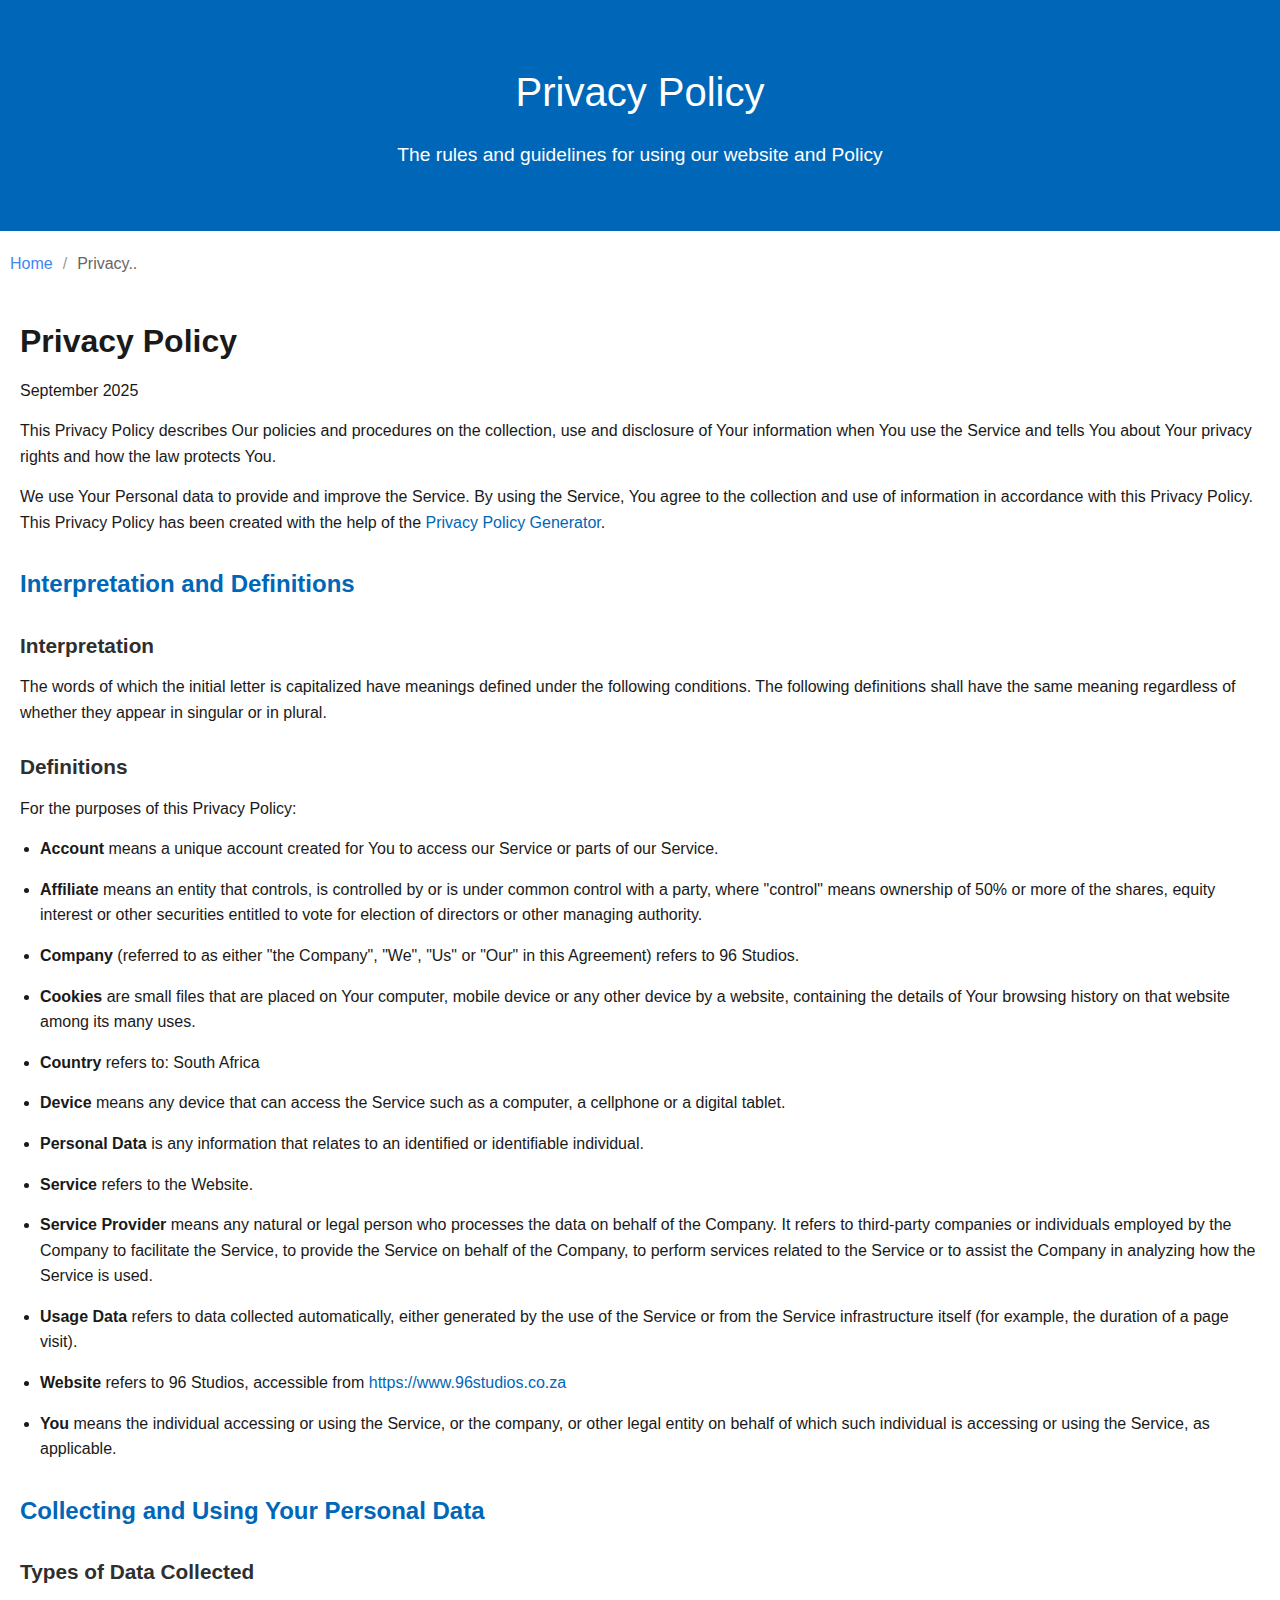
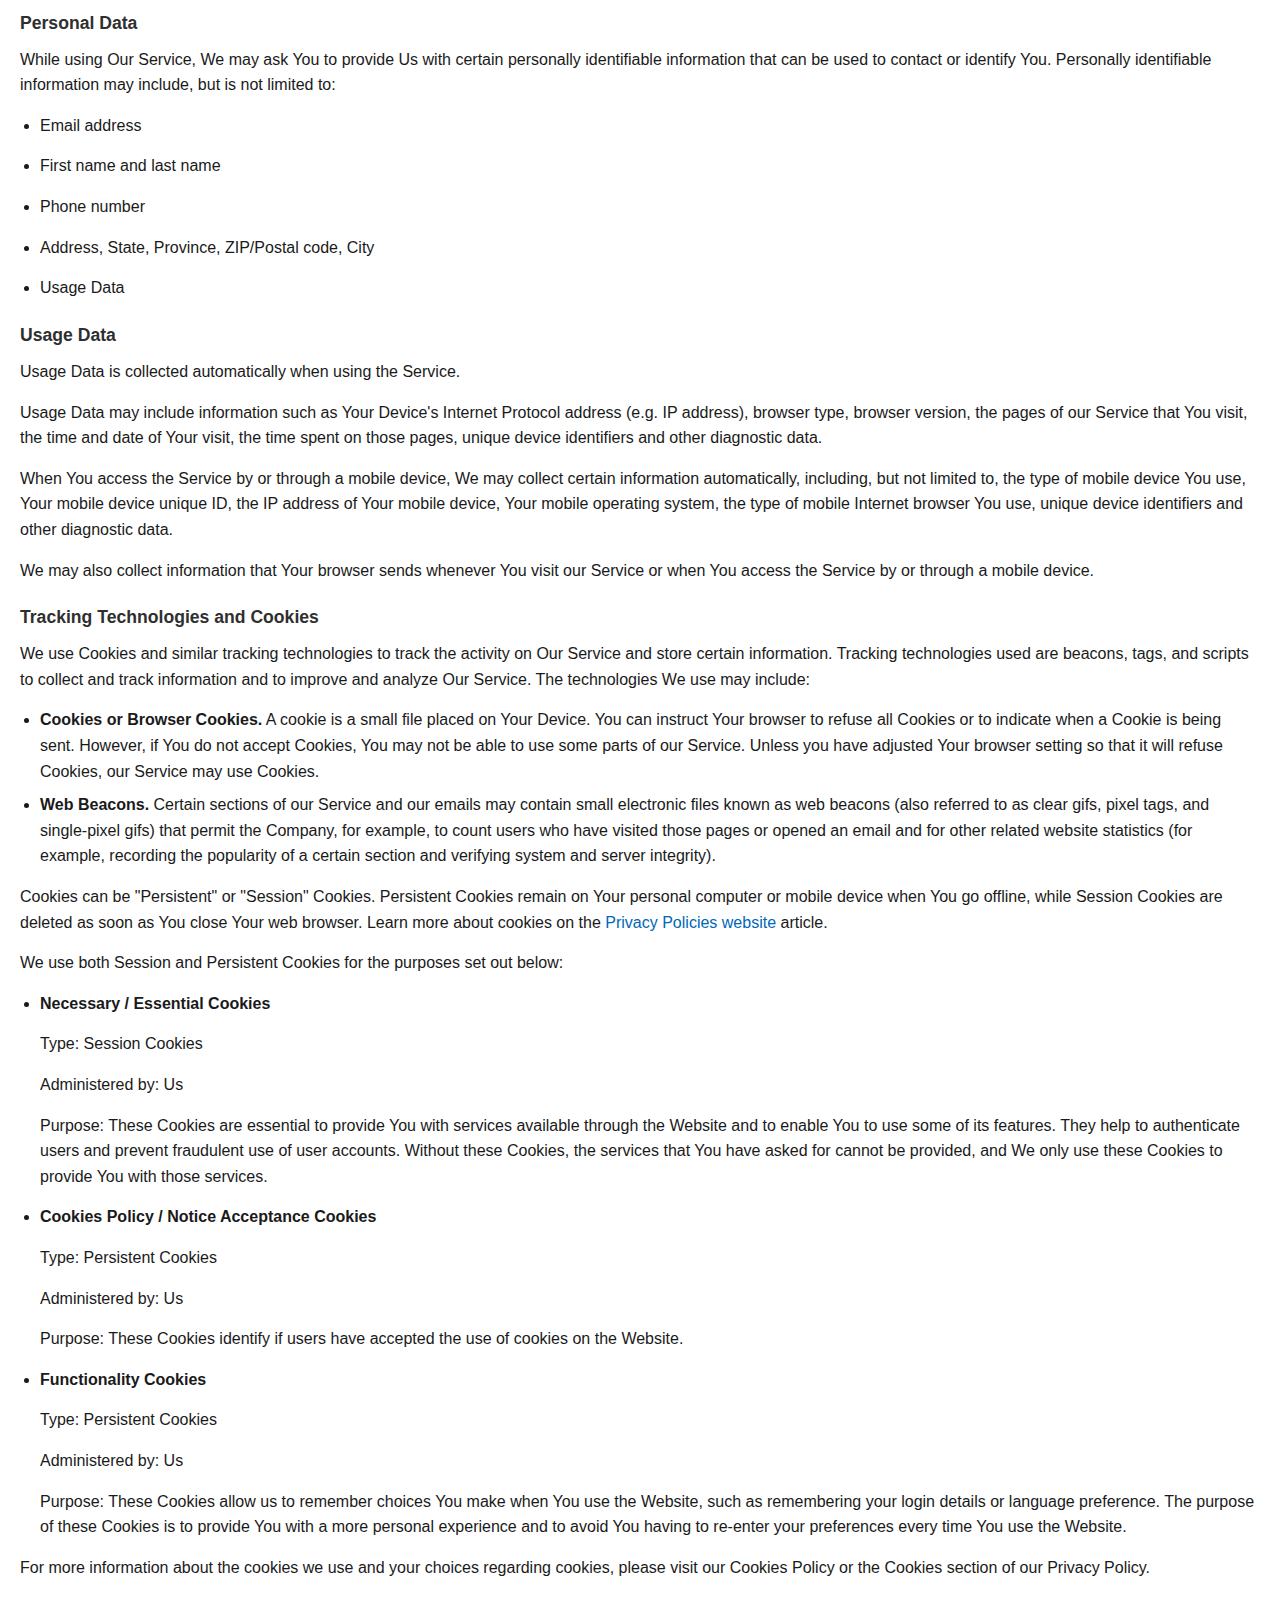
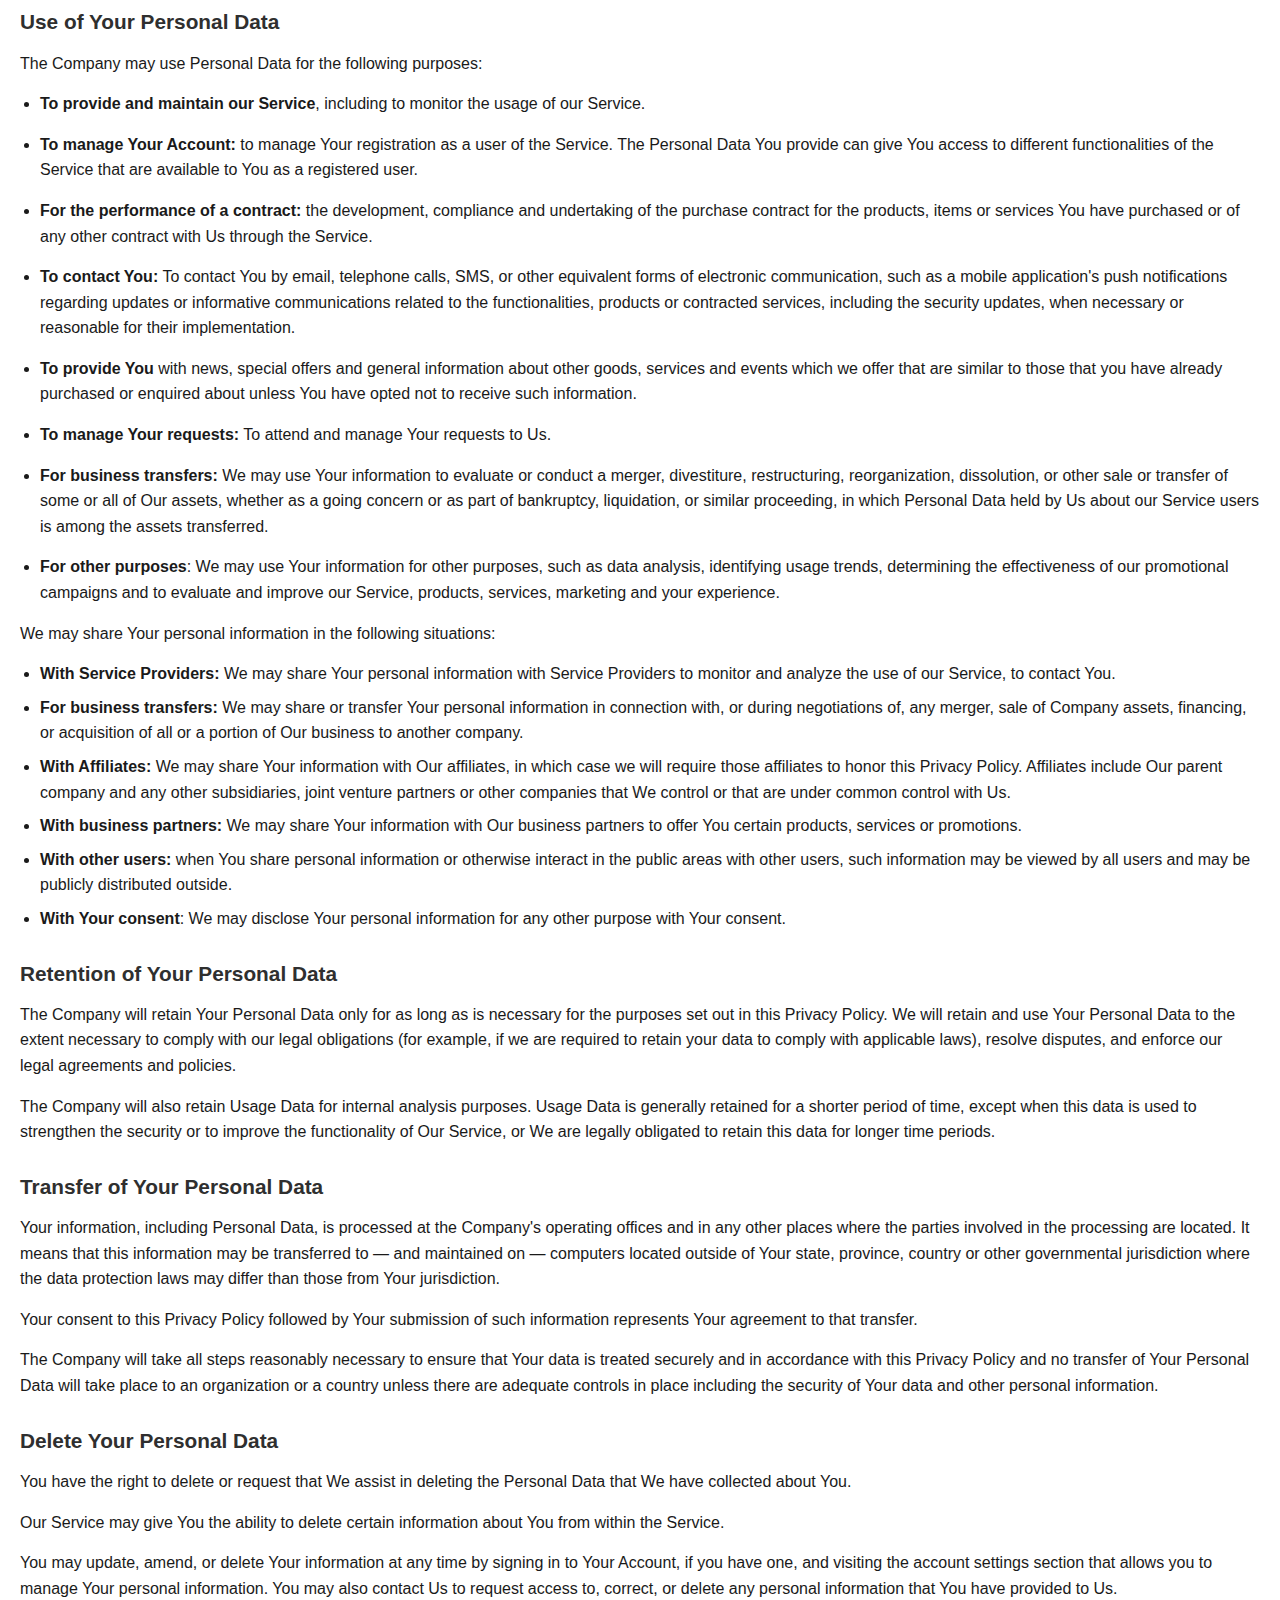
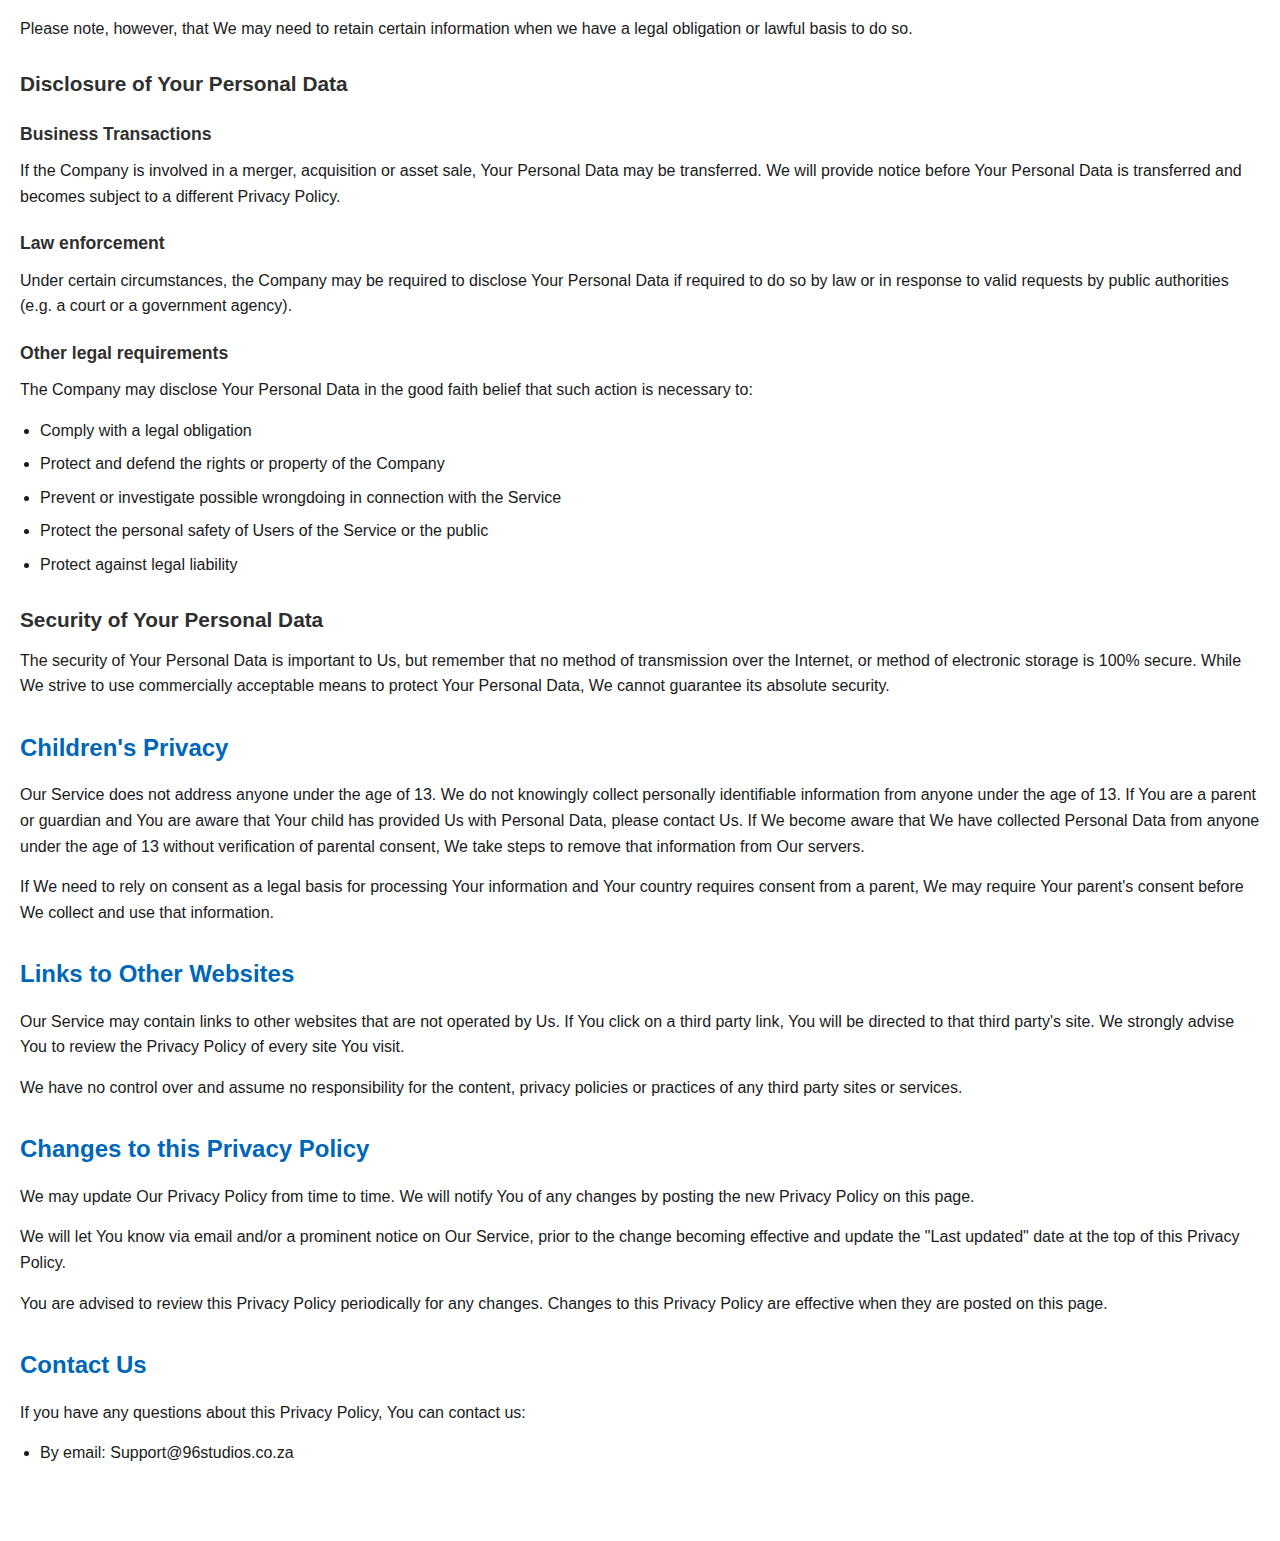
<file: privacy-policy.html>
<!DOCTYPE html>
<html lang="en">
<head>
    <meta charset="UTF-8">
    <meta name="viewport" content="width=device-width, initial-scale=1.0">
        <link rel="icon" type="image/x-icon" href="/assets/images/icon.svg">
    <title>privacy-policy</title>
<style>
        :root {
            --primary: #0067B8;  
            --dark: #1A1A1A;
            --medium: #2F2F2F;
            --light: #F2F2F2;
            --white: #FFFFFF;
            --accent: #009B5B;  
            --border-radius: 2px;
            --transition: all 0.3s ease;
        }
        
        * {
            box-sizing: border-box;
            margin: 0;
            padding: 0;
        }

        body {
            font-family: 'Inter', -apple-system, BlinkMacSystemFont, sans-serif;
            line-height: 1.6;
            color: var(--dark);
            background-color: var(--white);
        }

        .container {
            width: 100%;
            max-width: 1200px;
            margin: 0 auto;
            padding: 0 20px;
        }

        /*================NAVIGATION TAB================*/
        .breadcrumb {
            font-family: 'Segoe UI', Roboto, sans-serif;
            margin: 20px 10px;
        }

        .breadcrumb ul {
            display: flex;
            flex-wrap: wrap;
            list-style: none;
            padding: 0;
            margin: 0;
        }

        .breadcrumb li {
            display: flex;
            align-items: center;
        }

        .breadcrumb li:not(:last-child)::after {
            content: '/';
            margin: 0 10px;
            color: #999;
            font-weight: 300;
        }

        .breadcrumb a {
            color: #4285f4;
            text-decoration: none;
            transition: color 0.2s;
        }

        .breadcrumb a:hover {
            color: #3367d6;
            text-decoration: underline;
        }

        .breadcrumb li:last-child {
            color: #666;
            font-weight: 500;
        }


        /* Hero Section */
        .hero {
            background-color: var(--primary);
            color: var(--white);
            padding: 60px 0;
            text-align: center;
        }
        
        .hero h1 {
            font-size: 2.5rem;
            font-weight: 300;
            margin-bottom: 16px;
        }
        
        .hero p {
            font-size: 1.2rem;
            max-width: 700px;
            margin: 0 auto;
        }
        
        /* Main Content */
        .content-section {
            padding: 40px 0;
        }

        .policy-content {
            padding: 20px;
            margin: 0 0 40px 0;
        }

        .policy-content h1 {
            font-size: 2rem;
            margin-bottom: 10px;
            color: var(--dark);
        }

        .policy-content h2 {
            font-size: 1.5rem;
            margin: 30px 0 15px 0;
            color: var(--primary);
        }

        .policy-content h3 {
            font-size: 1.3rem;
            margin: 25px 0 12px 0;
            color: var(--medium);
        }

        .policy-content h4 {
            font-size: 1.1rem;
            margin: 20px 0 10px 0;
            color: var(--medium);
        }

        .policy-content p {
            margin-bottom: 15px;
            font-size: 1rem;
        }

        .policy-content ul, .policy-content ol {
            margin: 15px 0;
            padding-left: 20px;
        }

        .policy-content li {
            margin-bottom: 8px;
        }

        .policy-content a {
            color: var(--primary);
            text-decoration: none;
        }

        .policy-content a:hover {
            text-decoration: underline;
        }

        /* Responsive Design */
        @media (max-width: 768px) {
            .hero {
                padding: 40px 0;
            }
            
            .hero h1 {
                font-size: 2rem;
            }
            
            .hero p {
                font-size: 1.1rem;
                padding: 0 15px;
            }
            
            .policy-content {
                padding: 15px;
            }
            
            .policy-content h1 {
                font-size: 1.8rem;
            }
            
            .policy-content h2 {
                font-size: 1.4rem;
            }
            
            .policy-content h3 {
                font-size: 1.2rem;
            }
            
            .breadcrumb li {
                font-size: 13px;
            }
        }

        @media (max-width: 480px) {
            .hero {
                padding: 30px 0;
            }
            
            .hero h1 {
                font-size: 1.7rem;
            }
            
            .hero p {
                font-size: 1rem;
            }
            
            .policy-content h1 {
                font-size: 1.6rem;
            }
            
            .policy-content h2 {
                font-size: 1.3rem;
            }
            
            .policy-content h3 {
                font-size: 1.1rem;
            }
            
            .breadcrumb ul {
                flex-direction: column;
                align-items: flex-start;
            }
            
            .breadcrumb li:not(:last-child)::after {
                content: '';
                margin: 0;
            }
            
            .breadcrumb li {
                margin-bottom: 5px;
            }
        }
    </style>
</head>
<body>
        <section class="hero">
        <div class="container">
            <h1>Privacy Policy</h1>
            <p>The rules and guidelines for using our website and Policy</p>
        </div>
    </section>

      <div class="breadcrumb">
    <ul>
        <li><a href="/">Home</a></li>
        <li>Privacy..</li>
    </ul>
</div>
<div class="policy-content">
<h1>Privacy Policy</h1>
<p>September 2025</p>
<p>This Privacy Policy describes Our policies and procedures on the collection, use and disclosure of Your information when You use the Service and tells You about Your privacy rights and how the law protects You.</p>
<p>We use Your Personal data to provide and improve the Service. By using the Service, You agree to the collection and use of information in accordance with this Privacy Policy. This Privacy Policy has been created with the help of the <a href="https://www.privacypolicies.com/privacy-policy-generator/" target="_blank">Privacy Policy Generator</a>.</p>
<h2>Interpretation and Definitions</h2>
<h3>Interpretation</h3>
<p>The words of which the initial letter is capitalized have meanings defined under the following conditions. The following definitions shall have the same meaning regardless of whether they appear in singular or in plural.</p>
<h3>Definitions</h3>
<p>For the purposes of this Privacy Policy:</p>
<ul>
<li>
<p><strong>Account</strong> means a unique account created for You to access our Service or parts of our Service.</p>
</li>
<li>
<p><strong>Affiliate</strong> means an entity that controls, is controlled by or is under common control with a party, where &quot;control&quot; means ownership of 50% or more of the shares, equity interest or other securities entitled to vote for election of directors or other managing authority.</p>
</li>
<li>
<p><strong>Company</strong> (referred to as either &quot;the Company&quot;, &quot;We&quot;, &quot;Us&quot; or &quot;Our&quot; in this Agreement) refers to 96 Studios.</p>
</li>
<li>
<p><strong>Cookies</strong> are small files that are placed on Your computer, mobile device or any other device by a website, containing the details of Your browsing history on that website among its many uses.</p>
</li>
<li>
<p><strong>Country</strong> refers to:  South Africa</p>
</li>
<li>
<p><strong>Device</strong> means any device that can access the Service such as a computer, a cellphone or a digital tablet.</p>
</li>
<li>
<p><strong>Personal Data</strong> is any information that relates to an identified or identifiable individual.</p>
</li>
<li>
<p><strong>Service</strong> refers to the Website.</p>
</li>
<li>
<p><strong>Service Provider</strong> means any natural or legal person who processes the data on behalf of the Company. It refers to third-party companies or individuals employed by the Company to facilitate the Service, to provide the Service on behalf of the Company, to perform services related to the Service or to assist the Company in analyzing how the Service is used.</p>
</li>
<li>
<p><strong>Usage Data</strong> refers to data collected automatically, either generated by the use of the Service or from the Service infrastructure itself (for example, the duration of a page visit).</p>
</li>
<li>
<p><strong>Website</strong> refers to 96 Studios, accessible from <a href="https://www.96studios.co.za" rel="external nofollow noopener" target="_blank">https://www.96studios.co.za</a></p>
</li>
<li>
<p><strong>You</strong> means the individual accessing or using the Service, or the company, or other legal entity on behalf of which such individual is accessing or using the Service, as applicable.</p>
</li>
</ul>
<h2>Collecting and Using Your Personal Data</h2>
<h3>Types of Data Collected</h3>
<h4>Personal Data</h4>
<p>While using Our Service, We may ask You to provide Us with certain personally identifiable information that can be used to contact or identify You. Personally identifiable information may include, but is not limited to:</p>
<ul>
<li>
<p>Email address</p>
</li>
<li>
<p>First name and last name</p>
</li>
<li>
<p>Phone number</p>
</li>
<li>
<p>Address, State, Province, ZIP/Postal code, City</p>
</li>
<li>
<p>Usage Data</p>
</li>
</ul>
<h4>Usage Data</h4>
<p>Usage Data is collected automatically when using the Service.</p>
<p>Usage Data may include information such as Your Device's Internet Protocol address (e.g. IP address), browser type, browser version, the pages of our Service that You visit, the time and date of Your visit, the time spent on those pages, unique device identifiers and other diagnostic data.</p>
<p>When You access the Service by or through a mobile device, We may collect certain information automatically, including, but not limited to, the type of mobile device You use, Your mobile device unique ID, the IP address of Your mobile device, Your mobile operating system, the type of mobile Internet browser You use, unique device identifiers and other diagnostic data.</p>
<p>We may also collect information that Your browser sends whenever You visit our Service or when You access the Service by or through a mobile device.</p>
<h4>Tracking Technologies and Cookies</h4>
<p>We use Cookies and similar tracking technologies to track the activity on Our Service and store certain information. Tracking technologies used are beacons, tags, and scripts to collect and track information and to improve and analyze Our Service. The technologies We use may include:</p>
<ul>
<li><strong>Cookies or Browser Cookies.</strong> A cookie is a small file placed on Your Device. You can instruct Your browser to refuse all Cookies or to indicate when a Cookie is being sent. However, if You do not accept Cookies, You may not be able to use some parts of our Service. Unless you have adjusted Your browser setting so that it will refuse Cookies, our Service may use Cookies.</li>
<li><strong>Web Beacons.</strong> Certain sections of our Service and our emails may contain small electronic files known as web beacons (also referred to as clear gifs, pixel tags, and single-pixel gifs) that permit the Company, for example, to count users who have visited those pages or opened an email and for other related website statistics (for example, recording the popularity of a certain section and verifying system and server integrity).</li>
</ul>
<p>Cookies can be &quot;Persistent&quot; or &quot;Session&quot; Cookies. Persistent Cookies remain on Your personal computer or mobile device when You go offline, while Session Cookies are deleted as soon as You close Your web browser. Learn more about cookies on the <a href="https://www.privacypolicies.com/blog/privacy-policy-template/#Use_Of_Cookies_Log_Files_And_Tracking" target="_blank">Privacy Policies website</a> article.</p>
<p>We use both Session and Persistent Cookies for the purposes set out below:</p>
<ul>
<li>
<p><strong>Necessary / Essential Cookies</strong></p>
<p>Type: Session Cookies</p>
<p>Administered by: Us</p>
<p>Purpose: These Cookies are essential to provide You with services available through the Website and to enable You to use some of its features. They help to authenticate users and prevent fraudulent use of user accounts. Without these Cookies, the services that You have asked for cannot be provided, and We only use these Cookies to provide You with those services.</p>
</li>
<li>
<p><strong>Cookies Policy / Notice Acceptance Cookies</strong></p>
<p>Type: Persistent Cookies</p>
<p>Administered by: Us</p>
<p>Purpose: These Cookies identify if users have accepted the use of cookies on the Website.</p>
</li>
<li>
<p><strong>Functionality Cookies</strong></p>
<p>Type: Persistent Cookies</p>
<p>Administered by: Us</p>
<p>Purpose: These Cookies allow us to remember choices You make when You use the Website, such as remembering your login details or language preference. The purpose of these Cookies is to provide You with a more personal experience and to avoid You having to re-enter your preferences every time You use the Website.</p>
</li>
</ul>
<p>For more information about the cookies we use and your choices regarding cookies, please visit our Cookies Policy or the Cookies section of our Privacy Policy.</p>
<h3>Use of Your Personal Data</h3>
<p>The Company may use Personal Data for the following purposes:</p>
<ul>
<li>
<p><strong>To provide and maintain our Service</strong>, including to monitor the usage of our Service.</p>
</li>
<li>
<p><strong>To manage Your Account:</strong> to manage Your registration as a user of the Service. The Personal Data You provide can give You access to different functionalities of the Service that are available to You as a registered user.</p>
</li>
<li>
<p><strong>For the performance of a contract:</strong> the development, compliance and undertaking of the purchase contract for the products, items or services You have purchased or of any other contract with Us through the Service.</p>
</li>
<li>
<p><strong>To contact You:</strong> To contact You by email, telephone calls, SMS, or other equivalent forms of electronic communication, such as a mobile application's push notifications regarding updates or informative communications related to the functionalities, products or contracted services, including the security updates, when necessary or reasonable for their implementation.</p>
</li>
<li>
<p><strong>To provide You</strong> with news, special offers and general information about other goods, services and events which we offer that are similar to those that you have already purchased or enquired about unless You have opted not to receive such information.</p>
</li>
<li>
<p><strong>To manage Your requests:</strong> To attend and manage Your requests to Us.</p>
</li>
<li>
<p><strong>For business transfers:</strong> We may use Your information to evaluate or conduct a merger, divestiture, restructuring, reorganization, dissolution, or other sale or transfer of some or all of Our assets, whether as a going concern or as part of bankruptcy, liquidation, or similar proceeding, in which Personal Data held by Us about our Service users is among the assets transferred.</p>
</li>
<li>
<p><strong>For other purposes</strong>: We may use Your information for other purposes, such as data analysis, identifying usage trends, determining the effectiveness of our promotional campaigns and to evaluate and improve our Service, products, services, marketing and your experience.</p>
</li>
</ul>
<p>We may share Your personal information in the following situations:</p>
<ul>
<li><strong>With Service Providers:</strong> We may share Your personal information with Service Providers to monitor and analyze the use of our Service,  to contact You.</li>
<li><strong>For business transfers:</strong> We may share or transfer Your personal information in connection with, or during negotiations of, any merger, sale of Company assets, financing, or acquisition of all or a portion of Our business to another company.</li>
<li><strong>With Affiliates:</strong> We may share Your information with Our affiliates, in which case we will require those affiliates to honor this Privacy Policy. Affiliates include Our parent company and any other subsidiaries, joint venture partners or other companies that We control or that are under common control with Us.</li>
<li><strong>With business partners:</strong> We may share Your information with Our business partners to offer You certain products, services or promotions.</li>
<li><strong>With other users:</strong> when You share personal information or otherwise interact in the public areas with other users, such information may be viewed by all users and may be publicly distributed outside.</li>
<li><strong>With Your consent</strong>: We may disclose Your personal information for any other purpose with Your consent.</li>
</ul>
<h3>Retention of Your Personal Data</h3>
<p>The Company will retain Your Personal Data only for as long as is necessary for the purposes set out in this Privacy Policy. We will retain and use Your Personal Data to the extent necessary to comply with our legal obligations (for example, if we are required to retain your data to comply with applicable laws), resolve disputes, and enforce our legal agreements and policies.</p>
<p>The Company will also retain Usage Data for internal analysis purposes. Usage Data is generally retained for a shorter period of time, except when this data is used to strengthen the security or to improve the functionality of Our Service, or We are legally obligated to retain this data for longer time periods.</p>
<h3>Transfer of Your Personal Data</h3>
<p>Your information, including Personal Data, is processed at the Company's operating offices and in any other places where the parties involved in the processing are located. It means that this information may be transferred to — and maintained on — computers located outside of Your state, province, country or other governmental jurisdiction where the data protection laws may differ than those from Your jurisdiction.</p>
<p>Your consent to this Privacy Policy followed by Your submission of such information represents Your agreement to that transfer.</p>
<p>The Company will take all steps reasonably necessary to ensure that Your data is treated securely and in accordance with this Privacy Policy and no transfer of Your Personal Data will take place to an organization or a country unless there are adequate controls in place including the security of Your data and other personal information.</p>
<h3>Delete Your Personal Data</h3>
<p>You have the right to delete or request that We assist in deleting the Personal Data that We have collected about You.</p>
<p>Our Service may give You the ability to delete certain information about You from within the Service.</p>
<p>You may update, amend, or delete Your information at any time by signing in to Your Account, if you have one, and visiting the account settings section that allows you to manage Your personal information. You may also contact Us to request access to, correct, or delete any personal information that You have provided to Us.</p>
<p>Please note, however, that We may need to retain certain information when we have a legal obligation or lawful basis to do so.</p>
<h3>Disclosure of Your Personal Data</h3>
<h4>Business Transactions</h4>
<p>If the Company is involved in a merger, acquisition or asset sale, Your Personal Data may be transferred. We will provide notice before Your Personal Data is transferred and becomes subject to a different Privacy Policy.</p>
<h4>Law enforcement</h4>
<p>Under certain circumstances, the Company may be required to disclose Your Personal Data if required to do so by law or in response to valid requests by public authorities (e.g. a court or a government agency).</p>
<h4>Other legal requirements</h4>
<p>The Company may disclose Your Personal Data in the good faith belief that such action is necessary to:</p>
<ul>
<li>Comply with a legal obligation</li>
<li>Protect and defend the rights or property of the Company</li>
<li>Prevent or investigate possible wrongdoing in connection with the Service</li>
<li>Protect the personal safety of Users of the Service or the public</li>
<li>Protect against legal liability</li>
</ul>
<h3>Security of Your Personal Data</h3>
<p>The security of Your Personal Data is important to Us, but remember that no method of transmission over the Internet, or method of electronic storage is 100% secure. While We strive to use commercially acceptable means to protect Your Personal Data, We cannot guarantee its absolute security.</p>
<h2>Children's Privacy</h2>
<p>Our Service does not address anyone under the age of 13. We do not knowingly collect personally identifiable information from anyone under the age of 13. If You are a parent or guardian and You are aware that Your child has provided Us with Personal Data, please contact Us. If We become aware that We have collected Personal Data from anyone under the age of 13 without verification of parental consent, We take steps to remove that information from Our servers.</p>
<p>If We need to rely on consent as a legal basis for processing Your information and Your country requires consent from a parent, We may require Your parent's consent before We collect and use that information.</p>
<h2>Links to Other Websites</h2>
<p>Our Service may contain links to other websites that are not operated by Us. If You click on a third party link, You will be directed to that third party's site. We strongly advise You to review the Privacy Policy of every site You visit.</p>
<p>We have no control over and assume no responsibility for the content, privacy policies or practices of any third party sites or services.</p>
<h2>Changes to this Privacy Policy</h2>
<p>We may update Our Privacy Policy from time to time. We will notify You of any changes by posting the new Privacy Policy on this page.</p>
<p>We will let You know via email and/or a prominent notice on Our Service, prior to the change becoming effective and update the &quot;Last updated&quot; date at the top of this Privacy Policy.</p>
<p>You are advised to review this Privacy Policy periodically for any changes. Changes to this Privacy Policy are effective when they are posted on this page.</p>
<h2>Contact Us</h2>
<p>If you have any questions about this Privacy Policy, You can contact us:</p>
<ul>
<li>By email: Support@96studios.co.za</li>
</ul>
    </div>
</body>
</html>
</file>
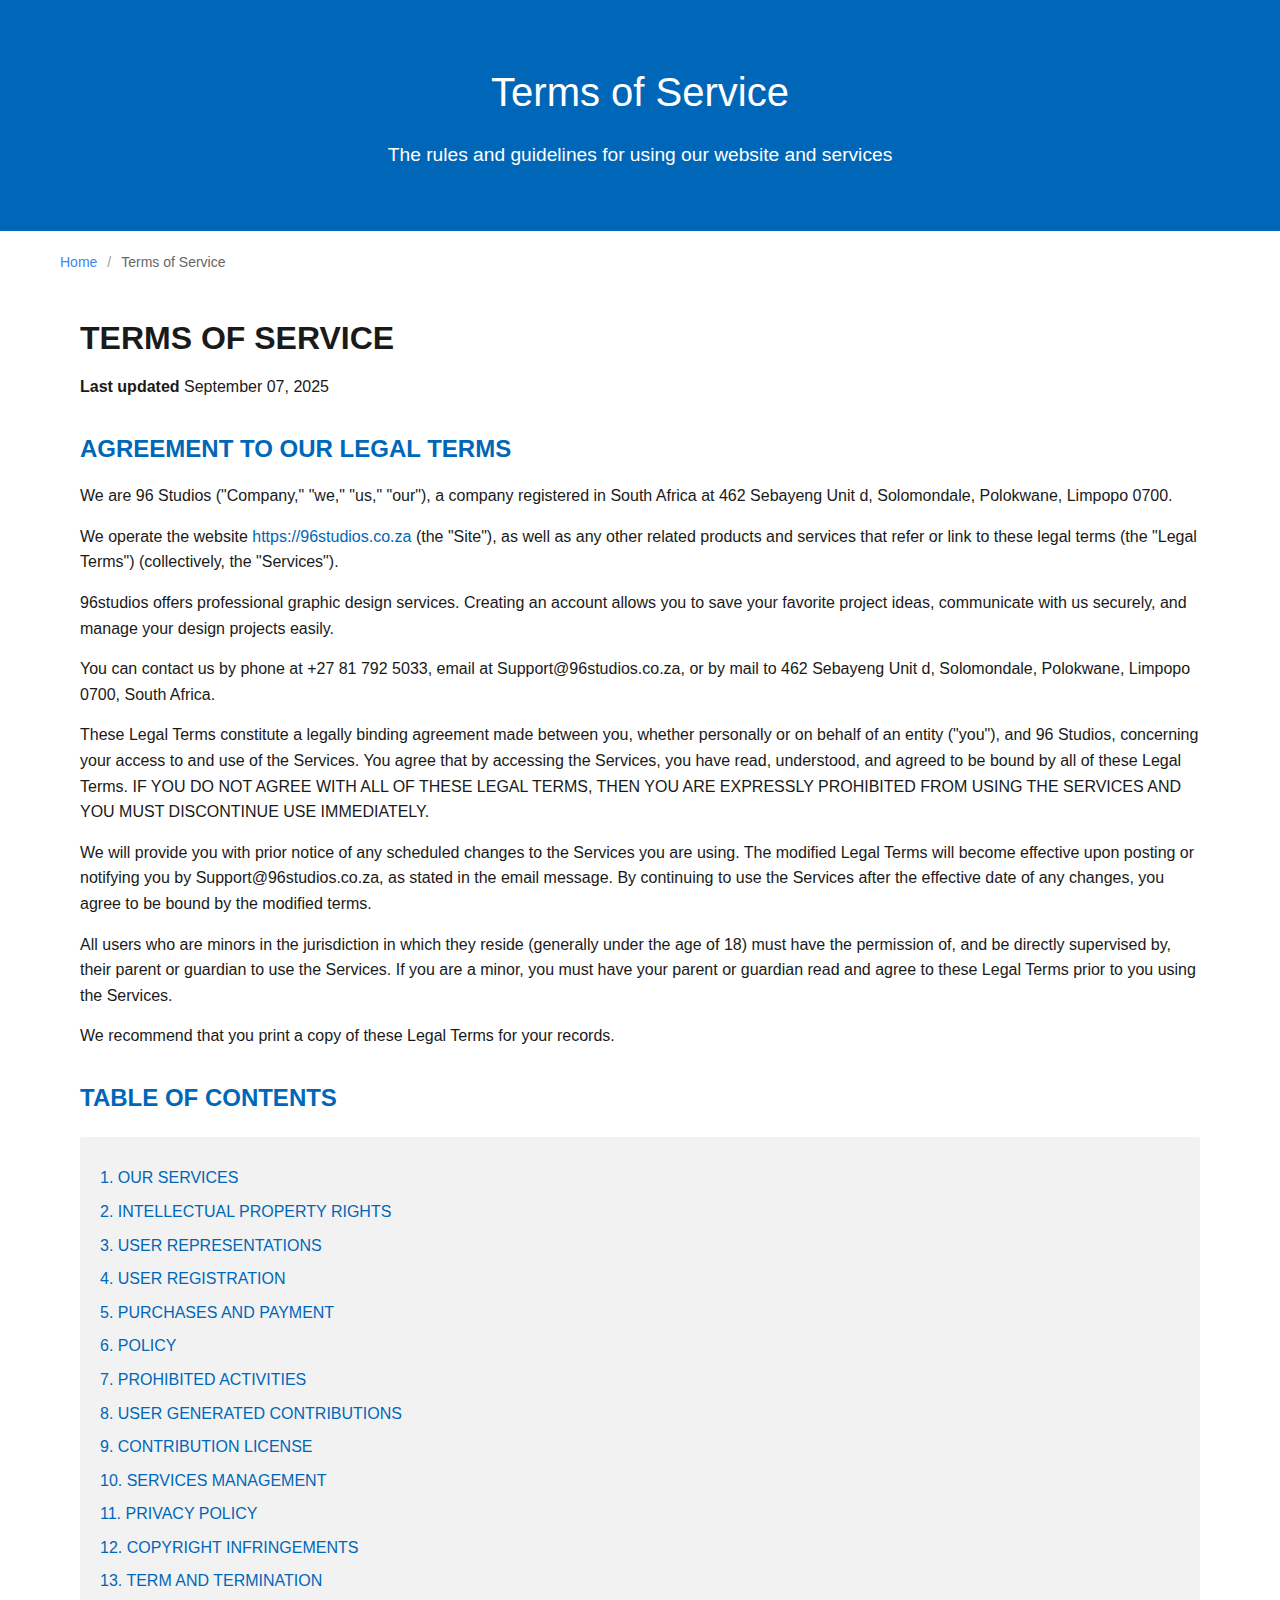
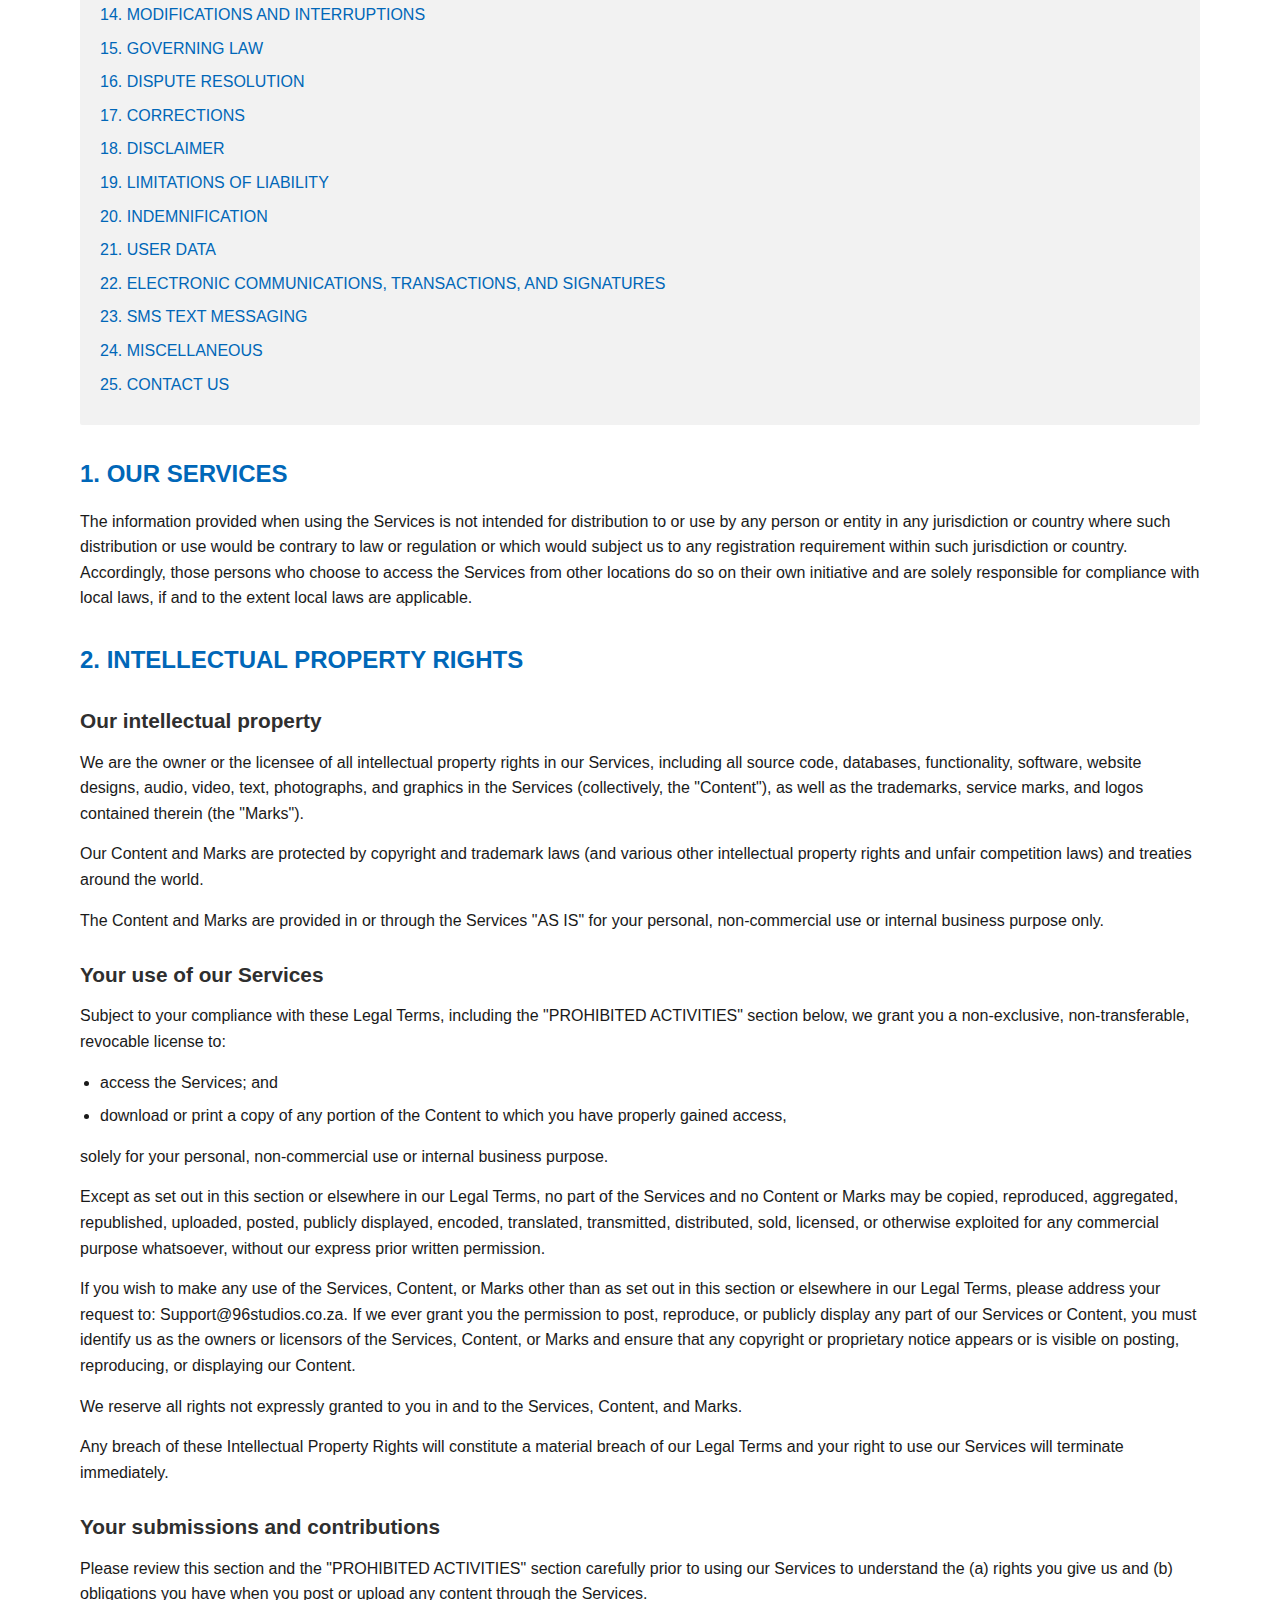
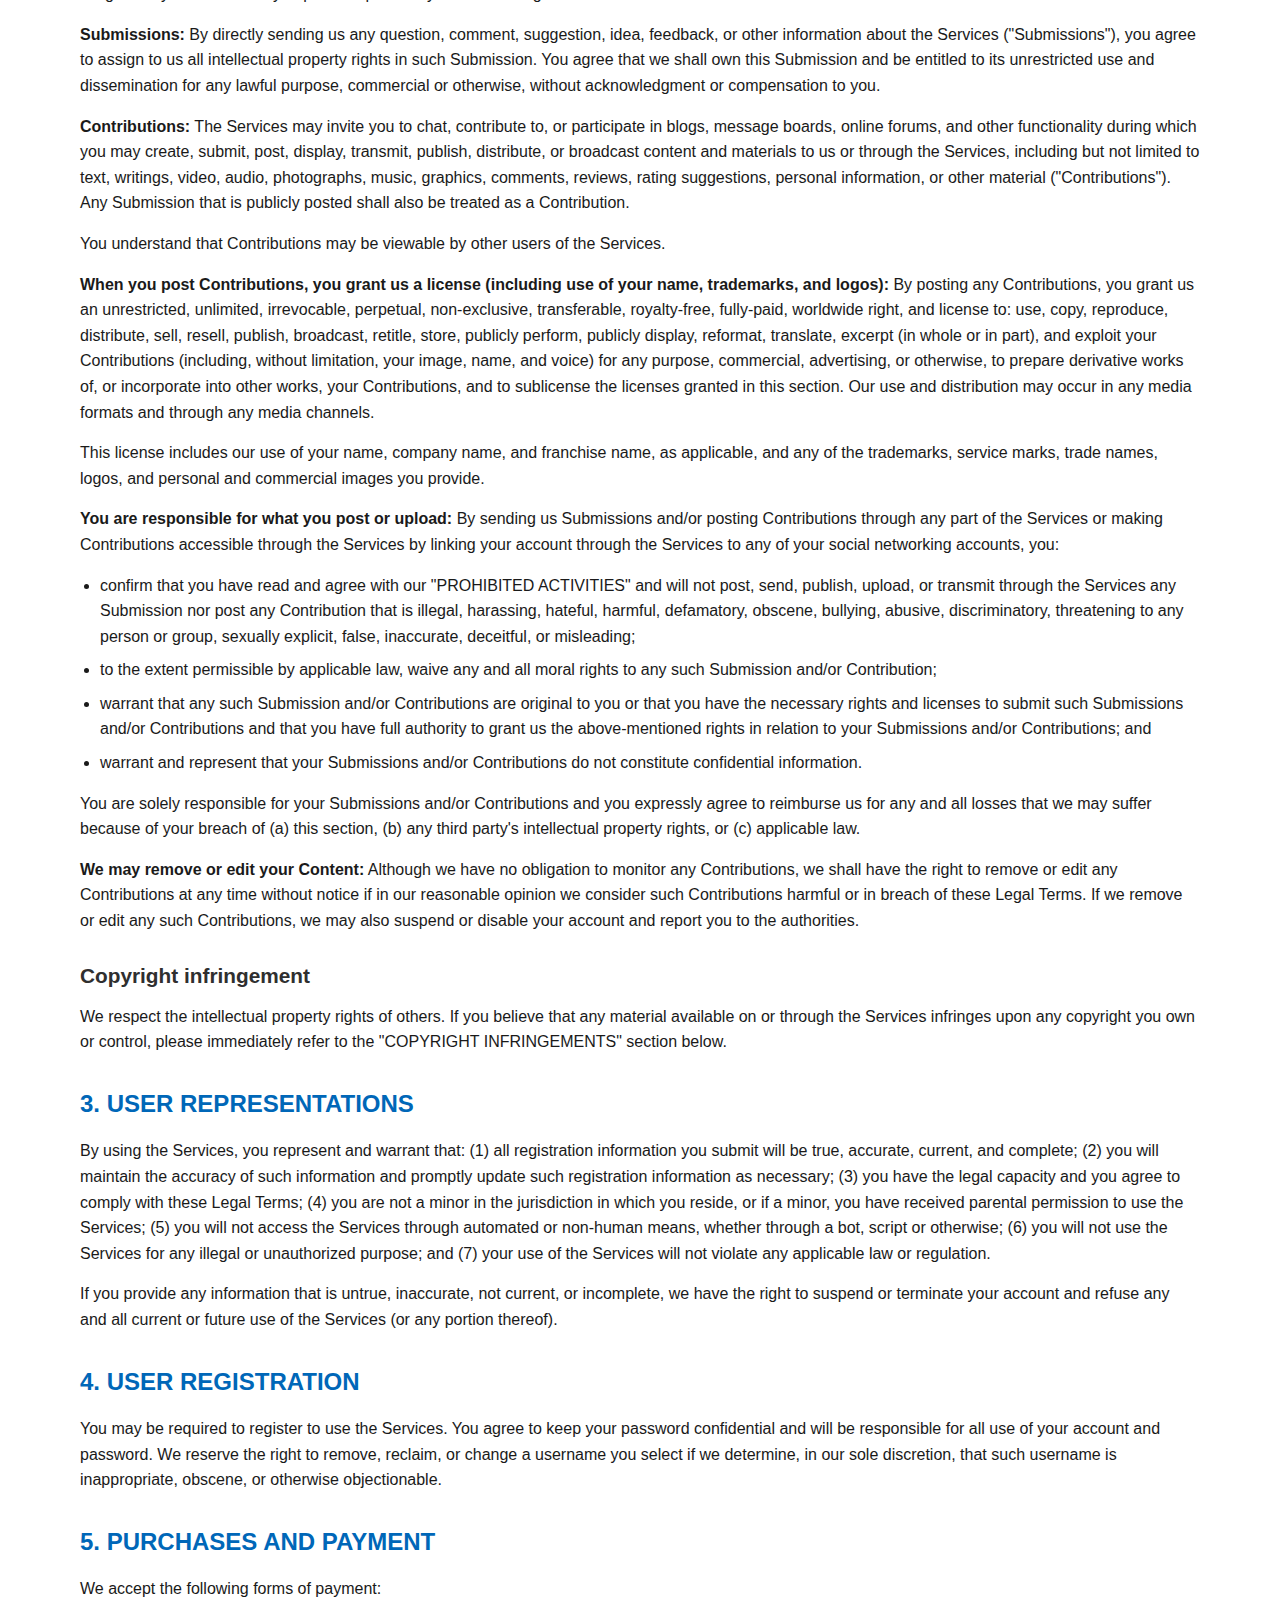
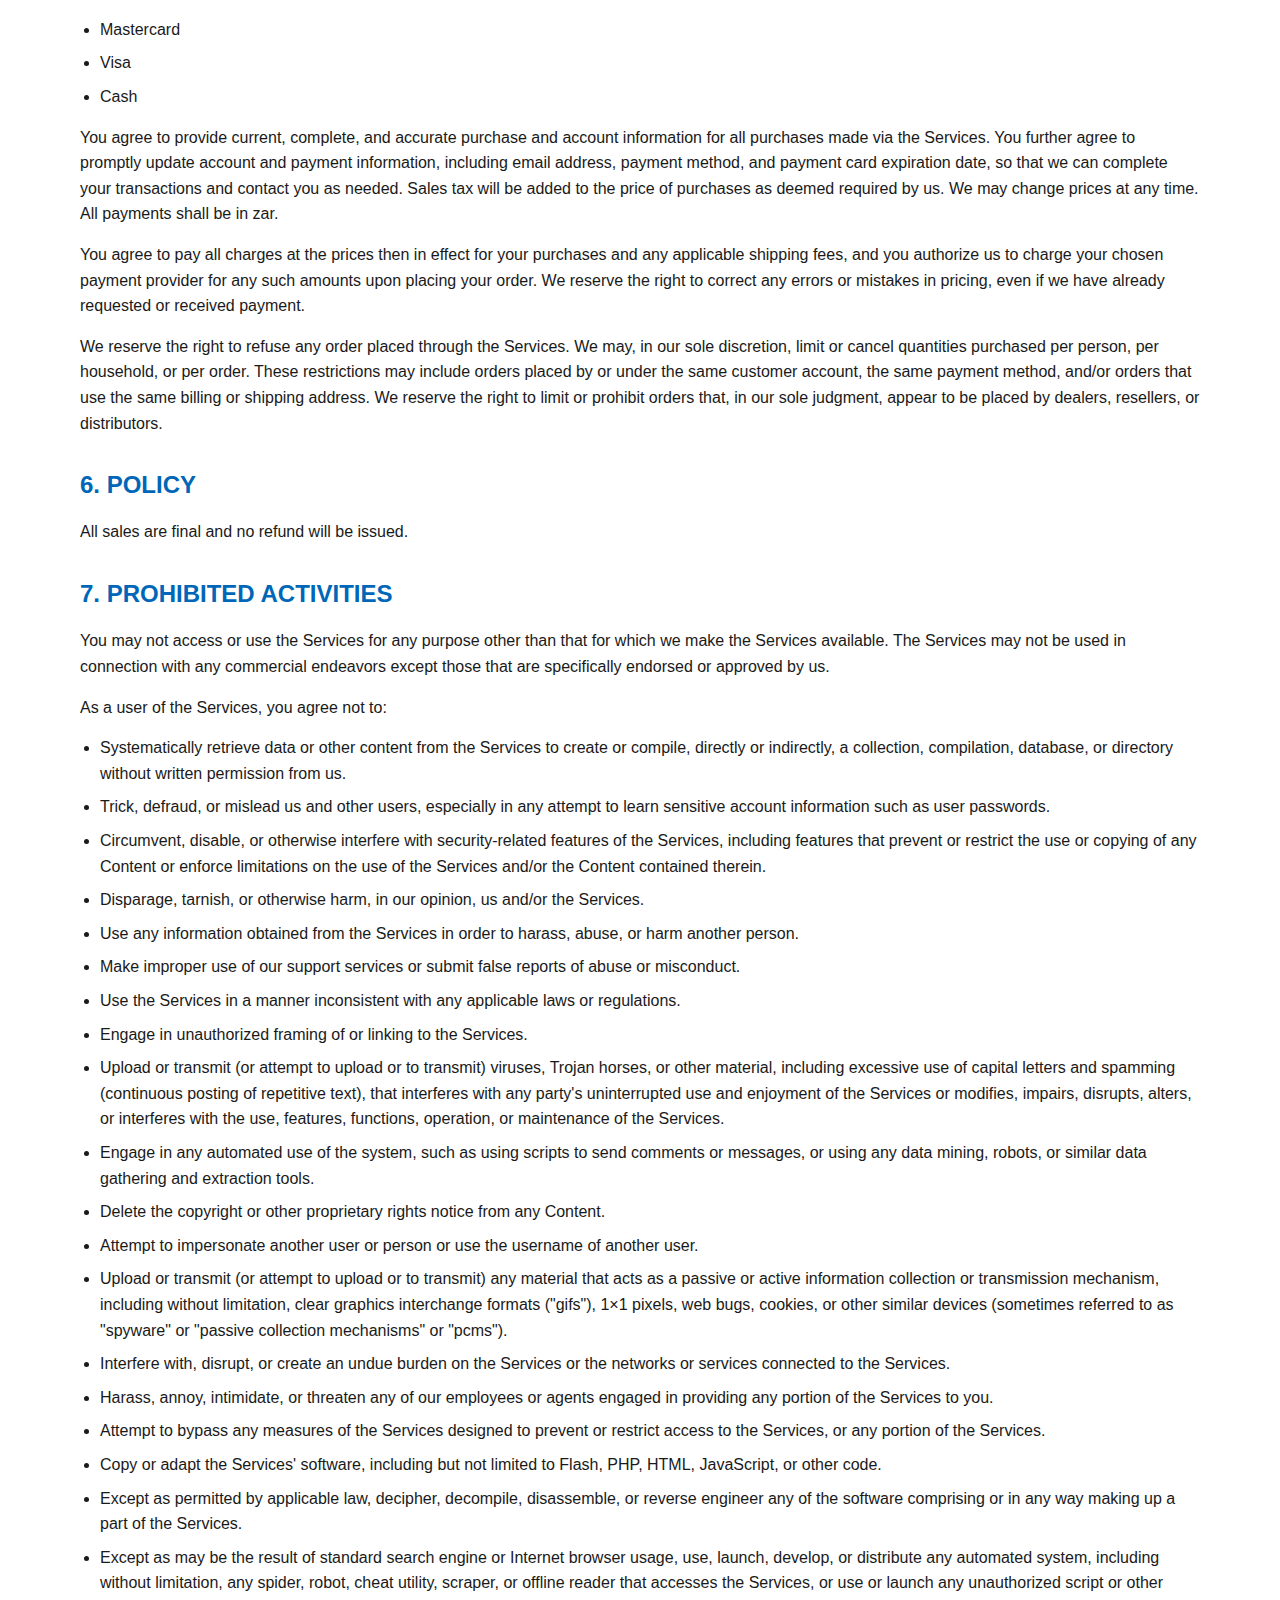
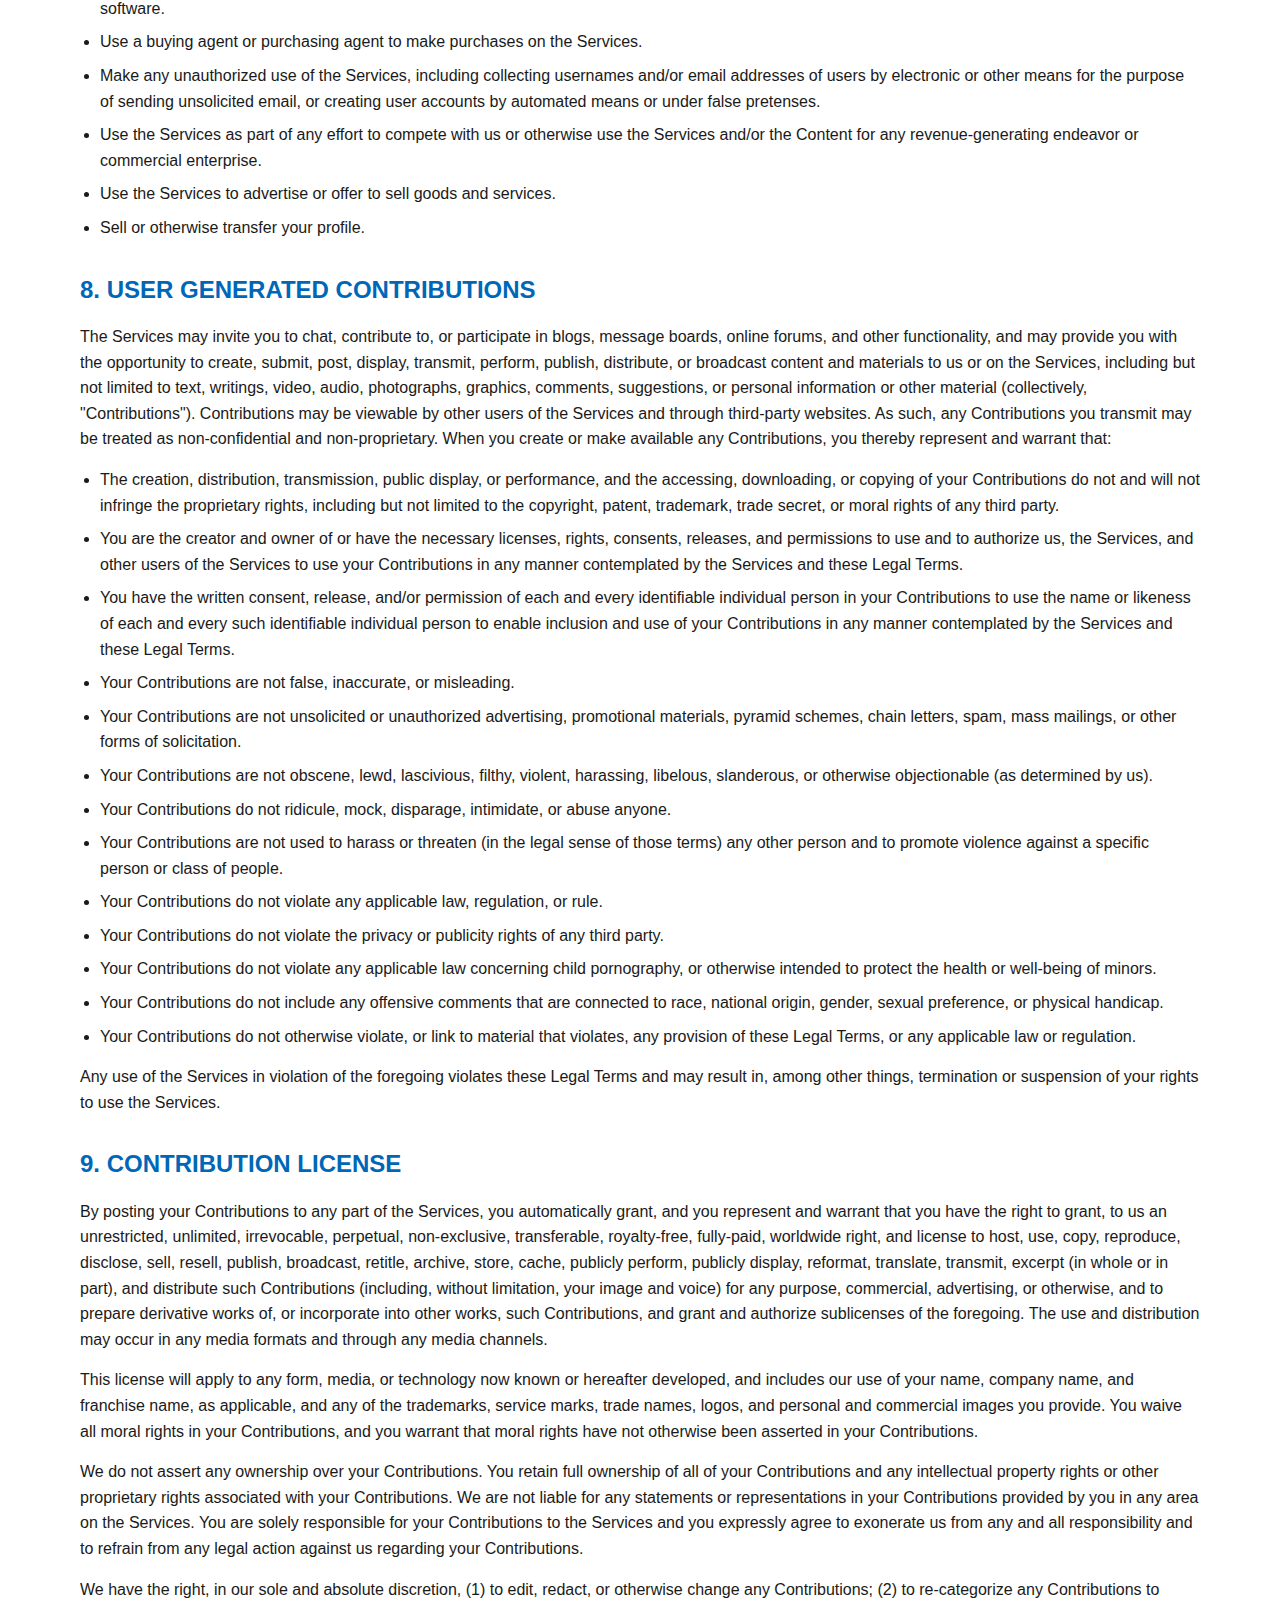
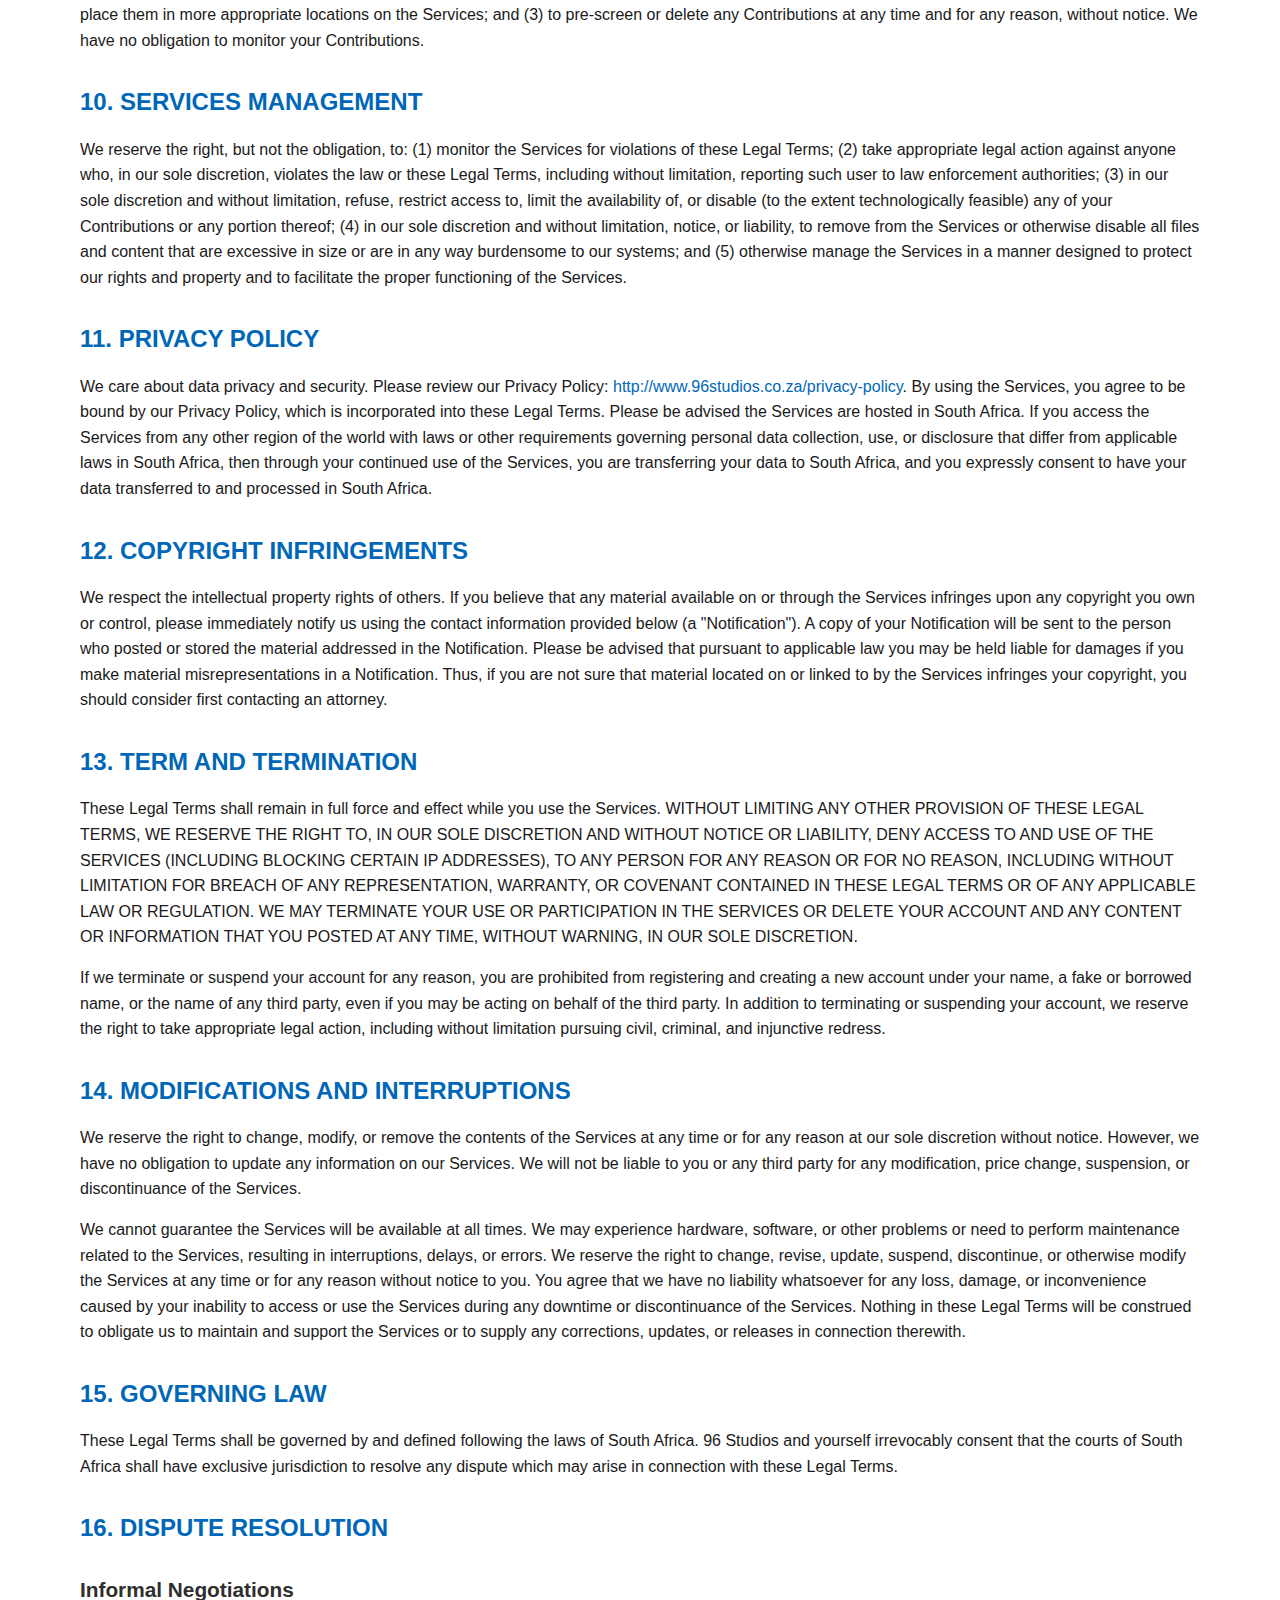
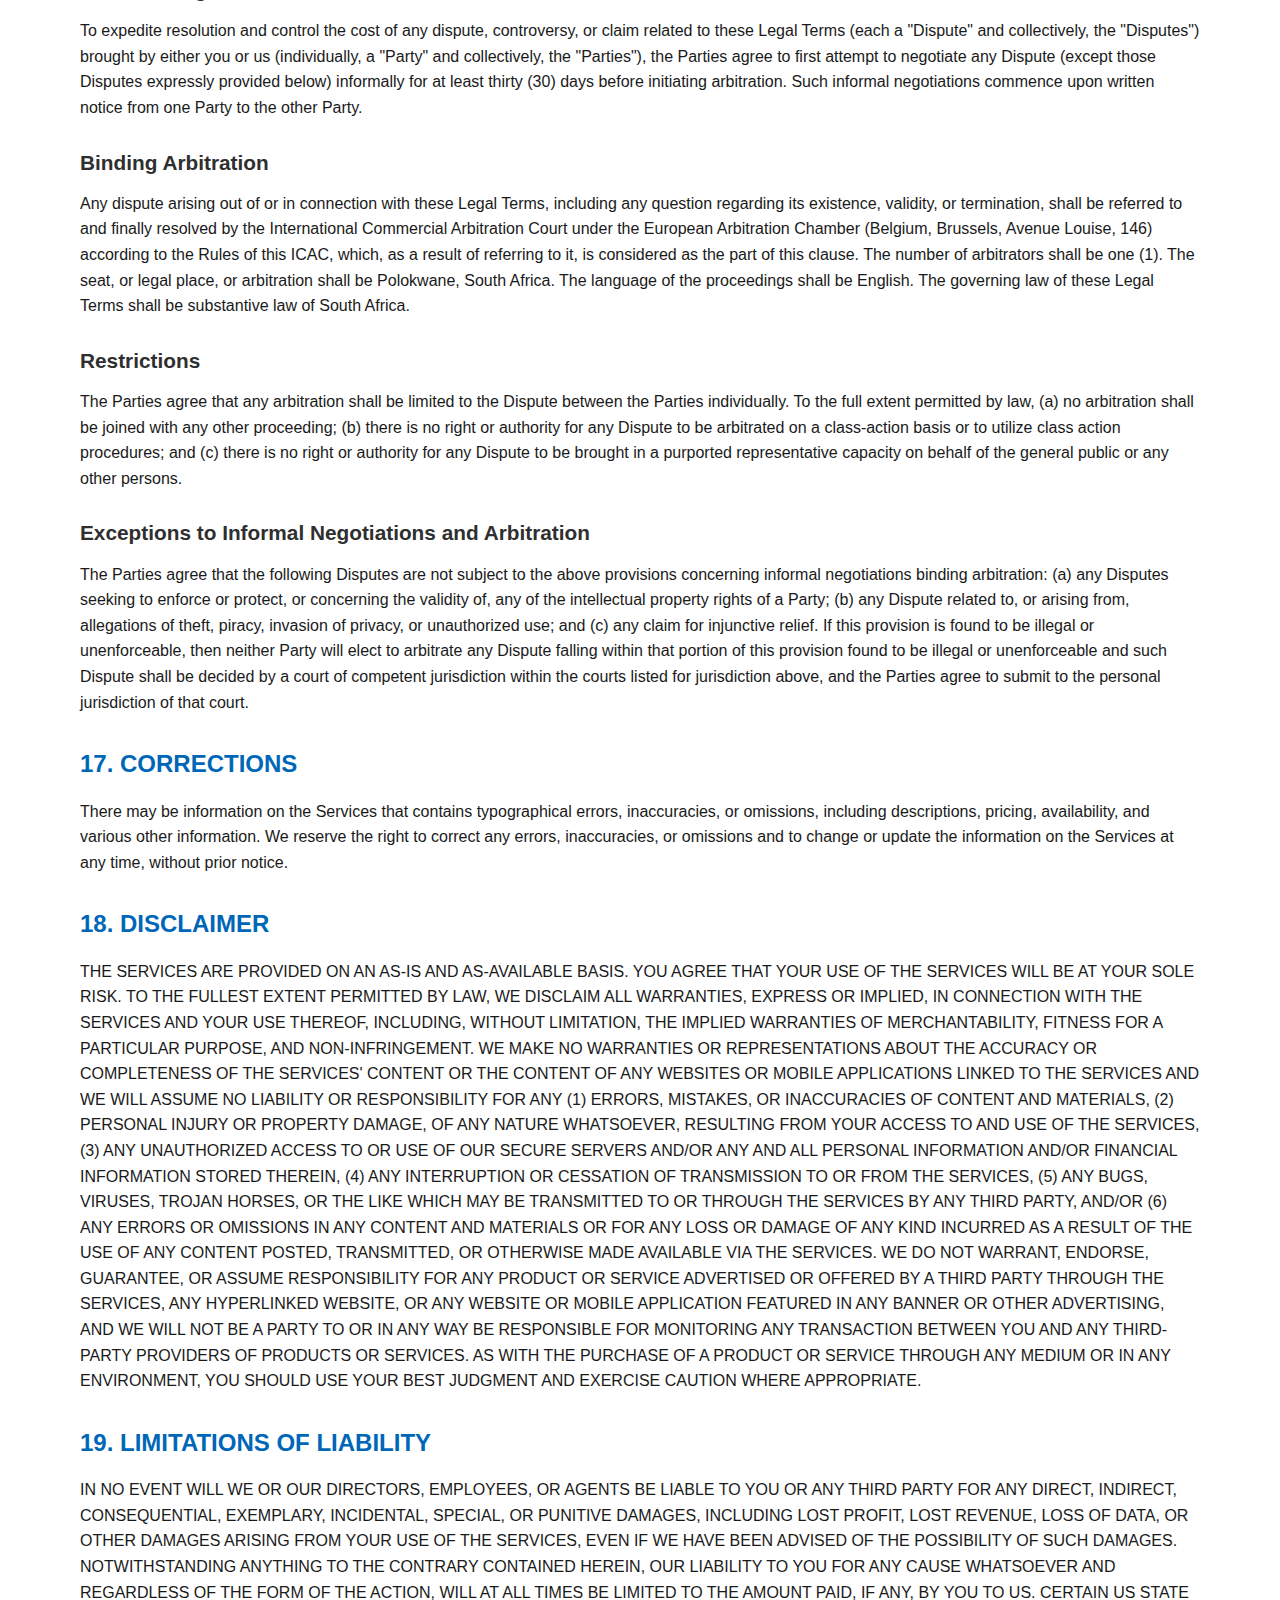
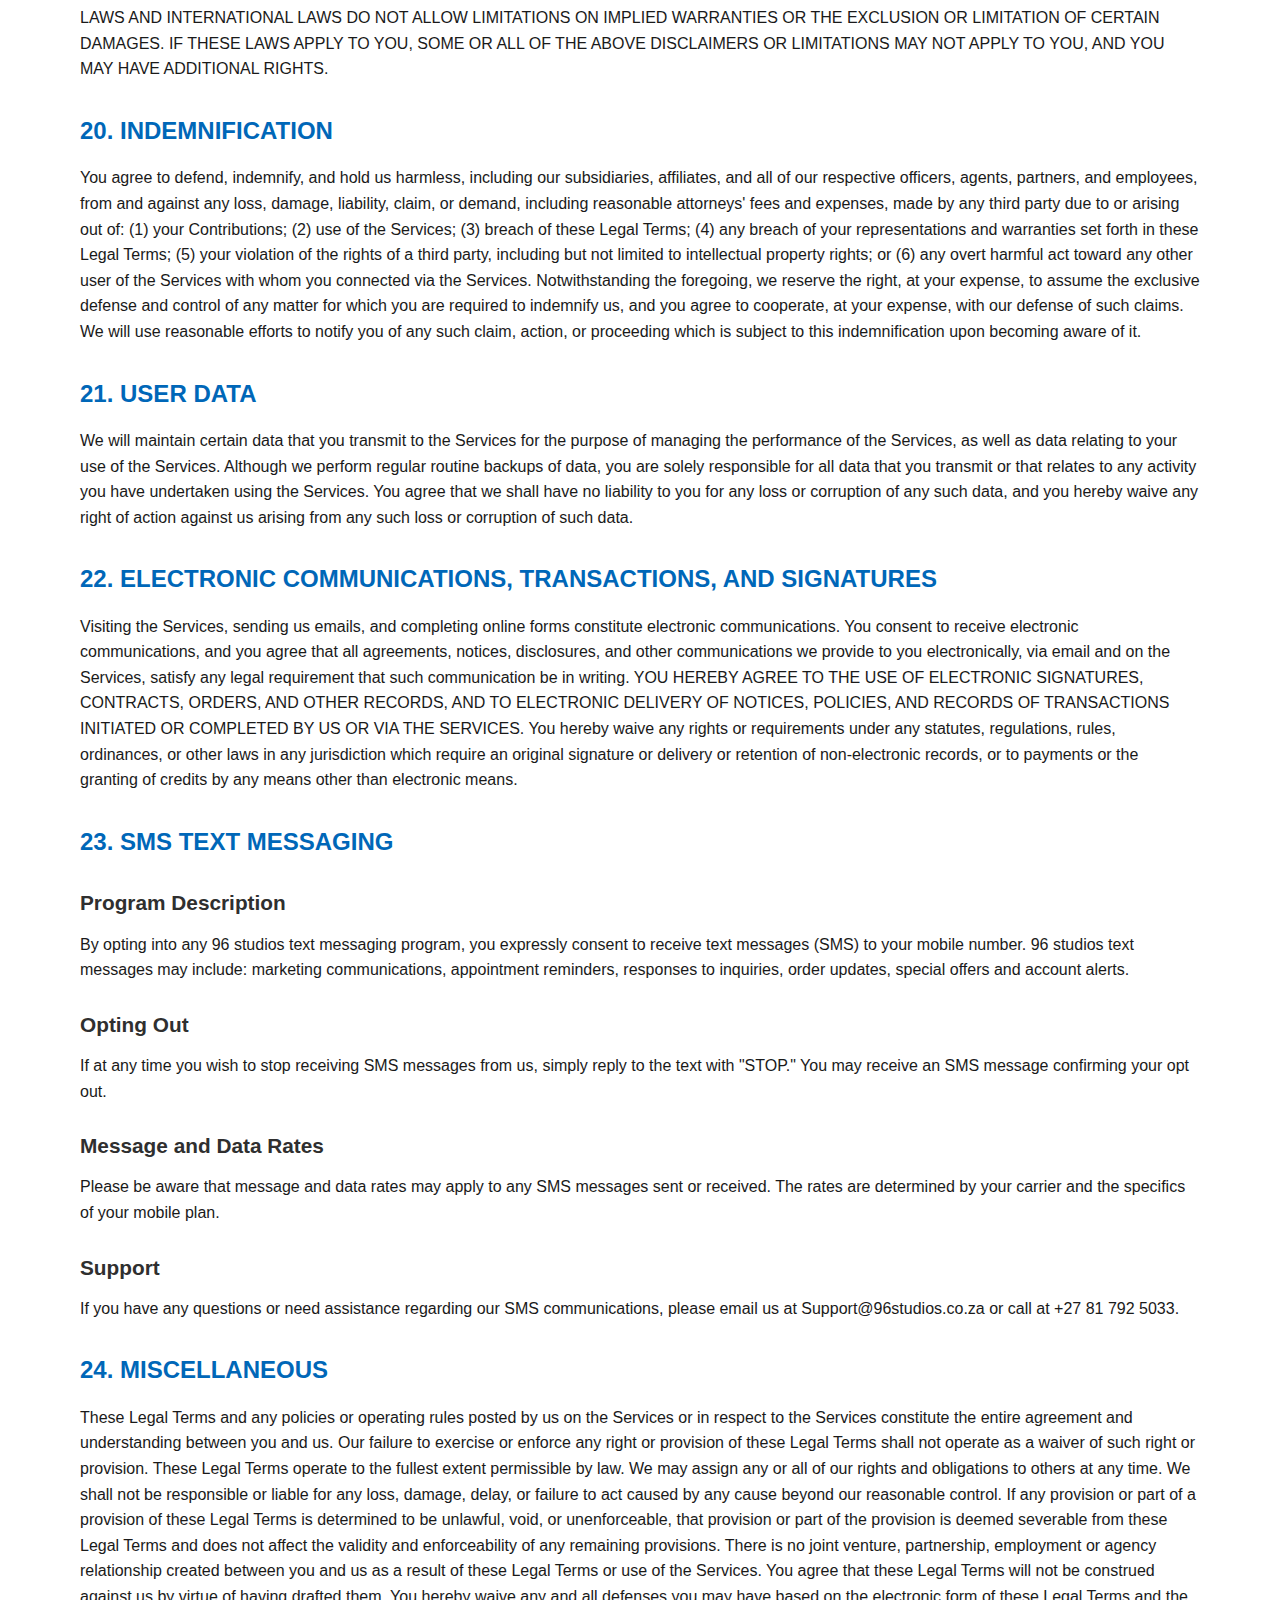
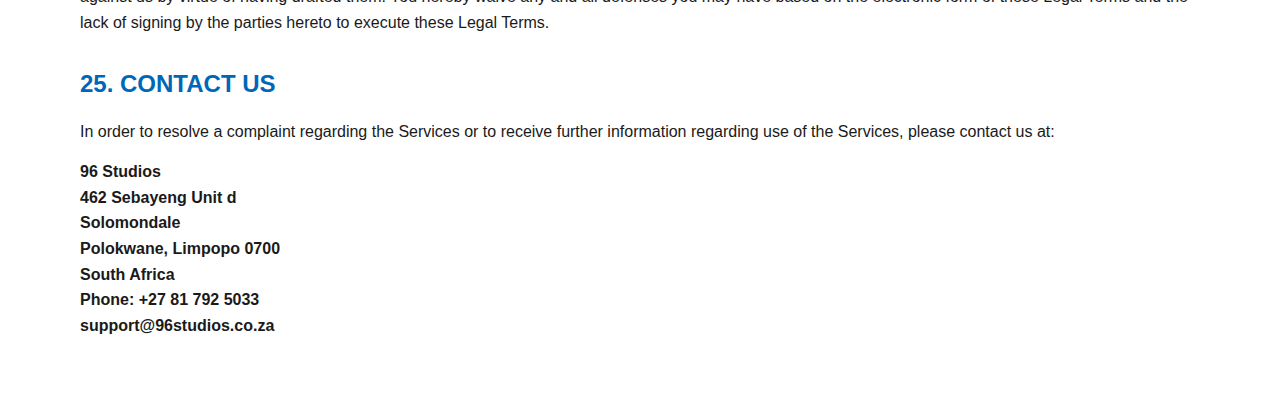
<file: terms-of-service.html>
<!DOCTYPE html>
<html lang="en">
<head>
    <meta charset="UTF-8">
    <meta name="viewport" content="width=device-width, initial-scale=1.0">
    <link rel="icon" type="image/x-icon" href="/assets/images/icon.svg">
    <title>Terms of Service - 96 Studios</title>
    <style>
        :root {
            --primary: #0067B8;  
            --dark: #1A1A1A;
            --medium: #2F2F2F;
            --light: #F2F2F2;
            --white: #FFFFFF;
            --accent: #009B5B;  
            --border-radius: 2px;
            --transition: all 0.3s ease;
        }
        
        * {
            box-sizing: border-box;
            margin: 0;
            padding: 0;
        }

        body {
            font-family: 'Inter', -apple-system, BlinkMacSystemFont, sans-serif;
            line-height: 1.6;
            color: var(--dark);
            background-color: var(--white);
        }

        .container {
            width: 100%;
            max-width: 1200px;
            margin: 0 auto;
            padding: 0 20px;
        }

        /* Hero Section */
        .hero {
            background-color: var(--primary);
            color: var(--white);
            padding: 60px 0;
            text-align: center;
        }
        
        .hero h1 {
            font-size: 2.5rem;
            font-weight: 300;
            margin-bottom: 16px;
        }
        
        .hero p {
            font-size: 1.2rem;
            max-width: 700px;
            margin: 0 auto;
        }

        /* Breadcrumb */
        .breadcrumb {
            font-family: 'Segoe UI', Roboto, sans-serif;
            margin: 20px 0;
        }

        .breadcrumb ul {
            display: flex;
            flex-wrap: wrap;
            list-style: none;
            padding: 0;
            margin: 0;
        }

        .breadcrumb li {
            display: flex;
            align-items: center;
            font-size: 14px;
        }

        .breadcrumb li:not(:last-child)::after {
            content: '/';
            margin: 0 10px;
            color: #999;
            font-weight: 300;
        }

        .breadcrumb a {
            color: #4285f4;
            text-decoration: none;
            transition: color 0.2s;
        }

        .breadcrumb a:hover {
            color: #3367d6;
            text-decoration: underline;
        }

        .breadcrumb li:last-child {
            color: #666;
            font-weight: 500;
        }

        /* Content Styles */
        .terms-content {
            padding: 20px;
            margin: 0 0 40px 0;
        }

        .terms-content h1 {
            font-size: 2rem;
            margin-bottom: 10px;
            color: var(--dark);
        }

        .terms-content h2 {
            font-size: 1.5rem;
            margin: 30px 0 15px 0;
            color: var(--primary);
        }

        .terms-content h3 {
            font-size: 1.3rem;
            margin: 25px 0 12px 0;
            color: var(--medium);
        }

        .terms-content h4 {
            font-size: 1.1rem;
            margin: 20px 0 10px 0;
            color: var(--medium);
        }

        .terms-content p {
            margin-bottom: 15px;
            font-size: 1rem;
        }

        .terms-content ul, .terms-content ol {
            margin: 15px 0;
            padding-left: 20px;
        }

        .terms-content li {
            margin-bottom: 8px;
        }

        .terms-content a {
            color: var(--primary);
            text-decoration: none;
        }

        .terms-content a:hover {
            text-decoration: underline;
        }

        .terms-content strong {
            font-weight: 600;
        }

        /* Table of Contents */
        .toc {
            background-color: var(--light);
            padding: 20px;
            border-radius: var(--border-radius);
            margin: 20px 0;
        }

        .toc a {
            display: block;
            margin: 8px 0;
            color: var(--primary);
        }

        /* Responsive Design */
        @media (max-width: 768px) {
            .hero {
                padding: 40px 0;
            }
            
            .hero h1 {
                font-size: 2rem;
            }
            
            .hero p {
                font-size: 1.1rem;
                padding: 0 15px;
            }
            
            .terms-content {
                padding: 15px;
            }
            
            .terms-content h1 {
                font-size: 1.8rem;
            }
            
            .terms-content h2 {
                font-size: 1.4rem;
            }
            
            .terms-content h3 {
                font-size: 1.2rem;
            }
            
            .breadcrumb li {
                font-size: 13px;
            }
        }

        @media (max-width: 480px) {
            .hero {
                padding: 30px 0;
            }
            
            .hero h1 {
                font-size: 1.7rem;
            }
            
            .hero p {
                font-size: 1rem;
            }
            
            .terms-content h1 {
                font-size: 1.6rem;
            }
            
            .terms-content h2 {
                font-size: 1.3rem;
            }
            
            .terms-content h3 {
                font-size: 1.1rem;
            }
            
            .breadcrumb ul {
                flex-direction: column;
                align-items: flex-start;
            }
            
            .breadcrumb li:not(:last-child)::after {
                content: '';
                margin: 0;
            }
            
            .breadcrumb li {
                margin-bottom: 5px;
            }
        }
    </style>
</head>
<body>
    <section class="hero">
        <div class="container">
            <h1>Terms of Service</h1>
            <p>The rules and guidelines for using our website and services</p>
        </div>
    </section>

    <div class="container">
        <div class="breadcrumb">
            <ul>
                <li><a href="/">Home</a></li>
                <li>Terms of Service</li>
            </ul>
        </div>
        
        <div class="terms-content">
            <h1>TERMS OF SERVICE</h1>
            <p><strong>Last updated</strong> September 07, 2025</p>
            
            <h2>AGREEMENT TO OUR LEGAL TERMS</h2>
            <p>We are 96 Studios ("Company," "we," "us," "our"), a company registered in South Africa at 462 Sebayeng Unit d, Solomondale, Polokwane, Limpopo 0700.</p>
            
            <p>We operate the website <a href="https://96studios.co.za">https://96studios.co.za</a> (the "Site"), as well as any other related products and services that refer or link to these legal terms (the "Legal Terms") (collectively, the "Services").</p>
            
            <p>96studios offers professional graphic design services. Creating an account allows you to save your favorite project ideas, communicate with us securely, and manage your design projects easily.</p>
            
            <p>You can contact us by phone at +27 81 792 5033, email at Support@96studios.co.za, or by mail to 462 Sebayeng Unit d, Solomondale, Polokwane, Limpopo 0700, South Africa.</p>
            
            <p>These Legal Terms constitute a legally binding agreement made between you, whether personally or on behalf of an entity ("you"), and 96 Studios, concerning your access to and use of the Services. You agree that by accessing the Services, you have read, understood, and agreed to be bound by all of these Legal Terms. IF YOU DO NOT AGREE WITH ALL OF THESE LEGAL TERMS, THEN YOU ARE EXPRESSLY PROHIBITED FROM USING THE SERVICES AND YOU MUST DISCONTINUE USE IMMEDIATELY.</p>
            
            <p>We will provide you with prior notice of any scheduled changes to the Services you are using. The modified Legal Terms will become effective upon posting or notifying you by Support@96studios.co.za, as stated in the email message. By continuing to use the Services after the effective date of any changes, you agree to be bound by the modified terms.</p>
            
            <p>All users who are minors in the jurisdiction in which they reside (generally under the age of 18) must have the permission of, and be directly supervised by, their parent or guardian to use the Services. If you are a minor, you must have your parent or guardian read and agree to these Legal Terms prior to you using the Services.</p>
            
            <p>We recommend that you print a copy of these Legal Terms for your records.</p>
            
            <h2>TABLE OF CONTENTS</h2>
            <div class="toc">
                <a href="#services">1. OUR SERVICES</a>
                <a href="#ip">2. INTELLECTUAL PROPERTY RIGHTS</a>
                <a href="#userreps">3. USER REPRESENTATIONS</a>
                <a href="#userreg">4. USER REGISTRATION</a>
                <a href="#purchases">5. PURCHASES AND PAYMENT</a>
                <a href="#returnno">6. POLICY</a>
                <a href="#prohibited">7. PROHIBITED ACTIVITIES</a>
                <a href="#ugc">8. USER GENERATED CONTRIBUTIONS</a>
                <a href="#license">9. CONTRIBUTION LICENSE</a>
                <a href="#sitemanage">10. SERVICES MANAGEMENT</a>
                <a href="#ppyes">11. PRIVACY POLICY</a>
                <a href="#copyrightno">12. COPYRIGHT INFRINGEMENTS</a>
                <a href="#terms">13. TERM AND TERMINATION</a>
                <a href="#modifications">14. MODIFICATIONS AND INTERRUPTIONS</a>
                <a href="#law">15. GOVERNING LAW</a>
                <a href="#disputes">16. DISPUTE RESOLUTION</a>
                <a href="#corrections">17. CORRECTIONS</a>
                <a href="#disclaimer">18. DISCLAIMER</a>
                <a href="#liability">19. LIMITATIONS OF LIABILITY</a>
                <a href="#indemnification">20. INDEMNIFICATION</a>
                <a href="#userdata">21. USER DATA</a>
                <a href="#electronic">22. ELECTRONIC COMMUNICATIONS, TRANSACTIONS, AND SIGNATURES</a>
                <a href="#sms">23. SMS TEXT MESSAGING</a>
                <a href="#misc">24. MISCELLANEOUS</a>
                <a href="#contact">25. CONTACT US</a>
            </div>
            
            <h2 id="services">1. OUR SERVICES</h2>
            <p>The information provided when using the Services is not intended for distribution to or use by any person or entity in any jurisdiction or country where such distribution or use would be contrary to law or regulation or which would subject us to any registration requirement within such jurisdiction or country. Accordingly, those persons who choose to access the Services from other locations do so on their own initiative and are solely responsible for compliance with local laws, if and to the extent local laws are applicable.</p>
            
            <h2 id="ip">2. INTELLECTUAL PROPERTY RIGHTS</h2>
            <h3>Our intellectual property</h3>
            <p>We are the owner or the licensee of all intellectual property rights in our Services, including all source code, databases, functionality, software, website designs, audio, video, text, photographs, and graphics in the Services (collectively, the "Content"), as well as the trademarks, service marks, and logos contained therein (the "Marks").</p>
            
            <p>Our Content and Marks are protected by copyright and trademark laws (and various other intellectual property rights and unfair competition laws) and treaties around the world.</p>
            
            <p>The Content and Marks are provided in or through the Services "AS IS" for your personal, non-commercial use or internal business purpose only.</p>
            
            <h3>Your use of our Services</h3>
            <p>Subject to your compliance with these Legal Terms, including the "PROHIBITED ACTIVITIES" section below, we grant you a non-exclusive, non-transferable, revocable license to:</p>
            <ul>
                <li>access the Services; and</li>
                <li>download or print a copy of any portion of the Content to which you have properly gained access,</li>
            </ul>
            <p>solely for your personal, non-commercial use or internal business purpose.</p>
            
            <p>Except as set out in this section or elsewhere in our Legal Terms, no part of the Services and no Content or Marks may be copied, reproduced, aggregated, republished, uploaded, posted, publicly displayed, encoded, translated, transmitted, distributed, sold, licensed, or otherwise exploited for any commercial purpose whatsoever, without our express prior written permission.</p>
            
            <p>If you wish to make any use of the Services, Content, or Marks other than as set out in this section or elsewhere in our Legal Terms, please address your request to: Support@96studios.co.za. If we ever grant you the permission to post, reproduce, or publicly display any part of our Services or Content, you must identify us as the owners or licensors of the Services, Content, or Marks and ensure that any copyright or proprietary notice appears or is visible on posting, reproducing, or displaying our Content.</p>
            
            <p>We reserve all rights not expressly granted to you in and to the Services, Content, and Marks.</p>
            
            <p>Any breach of these Intellectual Property Rights will constitute a material breach of our Legal Terms and your right to use our Services will terminate immediately.</p>
            
            <h3>Your submissions and contributions</h3>
            <p>Please review this section and the "PROHIBITED ACTIVITIES" section carefully prior to using our Services to understand the (a) rights you give us and (b) obligations you have when you post or upload any content through the Services.</p>
            
            <p><strong>Submissions:</strong> By directly sending us any question, comment, suggestion, idea, feedback, or other information about the Services ("Submissions"), you agree to assign to us all intellectual property rights in such Submission. You agree that we shall own this Submission and be entitled to its unrestricted use and dissemination for any lawful purpose, commercial or otherwise, without acknowledgment or compensation to you.</p>
            
            <p><strong>Contributions:</strong> The Services may invite you to chat, contribute to, or participate in blogs, message boards, online forums, and other functionality during which you may create, submit, post, display, transmit, publish, distribute, or broadcast content and materials to us or through the Services, including but not limited to text, writings, video, audio, photographs, music, graphics, comments, reviews, rating suggestions, personal information, or other material ("Contributions"). Any Submission that is publicly posted shall also be treated as a Contribution.</p>
            
            <p>You understand that Contributions may be viewable by other users of the Services.</p>
            
            <p><strong>When you post Contributions, you grant us a license (including use of your name, trademarks, and logos):</strong> By posting any Contributions, you grant us an unrestricted, unlimited, irrevocable, perpetual, non-exclusive, transferable, royalty-free, fully-paid, worldwide right, and license to: use, copy, reproduce, distribute, sell, resell, publish, broadcast, retitle, store, publicly perform, publicly display, reformat, translate, excerpt (in whole or in part), and exploit your Contributions (including, without limitation, your image, name, and voice) for any purpose, commercial, advertising, or otherwise, to prepare derivative works of, or incorporate into other works, your Contributions, and to sublicense the licenses granted in this section. Our use and distribution may occur in any media formats and through any media channels.</p>
            
            <p>This license includes our use of your name, company name, and franchise name, as applicable, and any of the trademarks, service marks, trade names, logos, and personal and commercial images you provide.</p>
            
            <p><strong>You are responsible for what you post or upload:</strong> By sending us Submissions and/or posting Contributions through any part of the Services or making Contributions accessible through the Services by linking your account through the Services to any of your social networking accounts, you:</p>
            <ul>
                <li>confirm that you have read and agree with our "PROHIBITED ACTIVITIES" and will not post, send, publish, upload, or transmit through the Services any Submission nor post any Contribution that is illegal, harassing, hateful, harmful, defamatory, obscene, bullying, abusive, discriminatory, threatening to any person or group, sexually explicit, false, inaccurate, deceitful, or misleading;</li>
                <li>to the extent permissible by applicable law, waive any and all moral rights to any such Submission and/or Contribution;</li>
                <li>warrant that any such Submission and/or Contributions are original to you or that you have the necessary rights and licenses to submit such Submissions and/or Contributions and that you have full authority to grant us the above-mentioned rights in relation to your Submissions and/or Contributions; and</li>
                <li>warrant and represent that your Submissions and/or Contributions do not constitute confidential information.</li>
            </ul>
            
            <p>You are solely responsible for your Submissions and/or Contributions and you expressly agree to reimburse us for any and all losses that we may suffer because of your breach of (a) this section, (b) any third party's intellectual property rights, or (c) applicable law.</p>
            
            <p><strong>We may remove or edit your Content:</strong> Although we have no obligation to monitor any Contributions, we shall have the right to remove or edit any Contributions at any time without notice if in our reasonable opinion we consider such Contributions harmful or in breach of these Legal Terms. If we remove or edit any such Contributions, we may also suspend or disable your account and report you to the authorities.</p>
            
            <h3>Copyright infringement</h3>
            <p>We respect the intellectual property rights of others. If you believe that any material available on or through the Services infringes upon any copyright you own or control, please immediately refer to the "COPYRIGHT INFRINGEMENTS" section below.</p>
            
            <h2 id="userreps">3. USER REPRESENTATIONS</h2>
            <p>By using the Services, you represent and warrant that: (1) all registration information you submit will be true, accurate, current, and complete; (2) you will maintain the accuracy of such information and promptly update such registration information as necessary; (3) you have the legal capacity and you agree to comply with these Legal Terms; (4) you are not a minor in the jurisdiction in which you reside, or if a minor, you have received parental permission to use the Services; (5) you will not access the Services through automated or non-human means, whether through a bot, script or otherwise; (6) you will not use the Services for any illegal or unauthorized purpose; and (7) your use of the Services will not violate any applicable law or regulation.</p>
            
            <p>If you provide any information that is untrue, inaccurate, not current, or incomplete, we have the right to suspend or terminate your account and refuse any and all current or future use of the Services (or any portion thereof).</p>
            
            <h2 id="userreg">4. USER REGISTRATION</h2>
            <p>You may be required to register to use the Services. You agree to keep your password confidential and will be responsible for all use of your account and password. We reserve the right to remove, reclaim, or change a username you select if we determine, in our sole discretion, that such username is inappropriate, obscene, or otherwise objectionable.</p>
            
            <h2 id="purchases">5. PURCHASES AND PAYMENT</h2>
            <p>We accept the following forms of payment:</p>
            <ul>
                <li>Mastercard</li>
                <li>Visa</li>
                <li>Cash</li>
            </ul>
            
            <p>You agree to provide current, complete, and accurate purchase and account information for all purchases made via the Services. You further agree to promptly update account and payment information, including email address, payment method, and payment card expiration date, so that we can complete your transactions and contact you as needed. Sales tax will be added to the price of purchases as deemed required by us. We may change prices at any time. All payments shall be in zar.</p>
            
            <p>You agree to pay all charges at the prices then in effect for your purchases and any applicable shipping fees, and you authorize us to charge your chosen payment provider for any such amounts upon placing your order. We reserve the right to correct any errors or mistakes in pricing, even if we have already requested or received payment.</p>
            
            <p>We reserve the right to refuse any order placed through the Services. We may, in our sole discretion, limit or cancel quantities purchased per person, per household, or per order. These restrictions may include orders placed by or under the same customer account, the same payment method, and/or orders that use the same billing or shipping address. We reserve the right to limit or prohibit orders that, in our sole judgment, appear to be placed by dealers, resellers, or distributors.</p>
            
            <h2 id="returnno">6. POLICY</h2>
            <p>All sales are final and no refund will be issued.</p>
            
            <h2 id="prohibited">7. PROHIBITED ACTIVITIES</h2>
            <p>You may not access or use the Services for any purpose other than that for which we make the Services available. The Services may not be used in connection with any commercial endeavors except those that are specifically endorsed or approved by us.</p>
            
            <p>As a user of the Services, you agree not to:</p>
            <ul>
                <li>Systematically retrieve data or other content from the Services to create or compile, directly or indirectly, a collection, compilation, database, or directory without written permission from us.</li>
                <li>Trick, defraud, or mislead us and other users, especially in any attempt to learn sensitive account information such as user passwords.</li>
                <li>Circumvent, disable, or otherwise interfere with security-related features of the Services, including features that prevent or restrict the use or copying of any Content or enforce limitations on the use of the Services and/or the Content contained therein.</li>
                <li>Disparage, tarnish, or otherwise harm, in our opinion, us and/or the Services.</li>
                <li>Use any information obtained from the Services in order to harass, abuse, or harm another person.</li>
                <li>Make improper use of our support services or submit false reports of abuse or misconduct.</li>
                <li>Use the Services in a manner inconsistent with any applicable laws or regulations.</li>
                <li>Engage in unauthorized framing of or linking to the Services.</li>
                <li>Upload or transmit (or attempt to upload or to transmit) viruses, Trojan horses, or other material, including excessive use of capital letters and spamming (continuous posting of repetitive text), that interferes with any party's uninterrupted use and enjoyment of the Services or modifies, impairs, disrupts, alters, or interferes with the use, features, functions, operation, or maintenance of the Services.</li>
                <li>Engage in any automated use of the system, such as using scripts to send comments or messages, or using any data mining, robots, or similar data gathering and extraction tools.</li>
                <li>Delete the copyright or other proprietary rights notice from any Content.</li>
                <li>Attempt to impersonate another user or person or use the username of another user.</li>
                <li>Upload or transmit (or attempt to upload or to transmit) any material that acts as a passive or active information collection or transmission mechanism, including without limitation, clear graphics interchange formats ("gifs"), 1×1 pixels, web bugs, cookies, or other similar devices (sometimes referred to as "spyware" or "passive collection mechanisms" or "pcms").</li>
                <li>Interfere with, disrupt, or create an undue burden on the Services or the networks or services connected to the Services.</li>
                <li>Harass, annoy, intimidate, or threaten any of our employees or agents engaged in providing any portion of the Services to you.</li>
                <li>Attempt to bypass any measures of the Services designed to prevent or restrict access to the Services, or any portion of the Services.</li>
                <li>Copy or adapt the Services' software, including but not limited to Flash, PHP, HTML, JavaScript, or other code.</li>
                <li>Except as permitted by applicable law, decipher, decompile, disassemble, or reverse engineer any of the software comprising or in any way making up a part of the Services.</li>
                <li>Except as may be the result of standard search engine or Internet browser usage, use, launch, develop, or distribute any automated system, including without limitation, any spider, robot, cheat utility, scraper, or offline reader that accesses the Services, or use or launch any unauthorized script or other software.</li>
                <li>Use a buying agent or purchasing agent to make purchases on the Services.</li>
                <li>Make any unauthorized use of the Services, including collecting usernames and/or email addresses of users by electronic or other means for the purpose of sending unsolicited email, or creating user accounts by automated means or under false pretenses.</li>
                <li>Use the Services as part of any effort to compete with us or otherwise use the Services and/or the Content for any revenue-generating endeavor or commercial enterprise.</li>
                <li>Use the Services to advertise or offer to sell goods and services.</li>
                <li>Sell or otherwise transfer your profile.</li>
            </ul>
            
            <h2 id="ugc">8. USER GENERATED CONTRIBUTIONS</h2>
            <p>The Services may invite you to chat, contribute to, or participate in blogs, message boards, online forums, and other functionality, and may provide you with the opportunity to create, submit, post, display, transmit, perform, publish, distribute, or broadcast content and materials to us or on the Services, including but not limited to text, writings, video, audio, photographs, graphics, comments, suggestions, or personal information or other material (collectively, "Contributions"). Contributions may be viewable by other users of the Services and through third-party websites. As such, any Contributions you transmit may be treated as non-confidential and non-proprietary. When you create or make available any Contributions, you thereby represent and warrant that:</p>
            <ul>
                <li>The creation, distribution, transmission, public display, or performance, and the accessing, downloading, or copying of your Contributions do not and will not infringe the proprietary rights, including but not limited to the copyright, patent, trademark, trade secret, or moral rights of any third party.</li>
                <li>You are the creator and owner of or have the necessary licenses, rights, consents, releases, and permissions to use and to authorize us, the Services, and other users of the Services to use your Contributions in any manner contemplated by the Services and these Legal Terms.</li>
                <li>You have the written consent, release, and/or permission of each and every identifiable individual person in your Contributions to use the name or likeness of each and every such identifiable individual person to enable inclusion and use of your Contributions in any manner contemplated by the Services and these Legal Terms.</li>
                <li>Your Contributions are not false, inaccurate, or misleading.</li>
                <li>Your Contributions are not unsolicited or unauthorized advertising, promotional materials, pyramid schemes, chain letters, spam, mass mailings, or other forms of solicitation.</li>
                <li>Your Contributions are not obscene, lewd, lascivious, filthy, violent, harassing, libelous, slanderous, or otherwise objectionable (as determined by us).</li>
                <li>Your Contributions do not ridicule, mock, disparage, intimidate, or abuse anyone.</li>
                <li>Your Contributions are not used to harass or threaten (in the legal sense of those terms) any other person and to promote violence against a specific person or class of people.</li>
                <li>Your Contributions do not violate any applicable law, regulation, or rule.</li>
                <li>Your Contributions do not violate the privacy or publicity rights of any third party.</li>
                <li>Your Contributions do not violate any applicable law concerning child pornography, or otherwise intended to protect the health or well-being of minors.</li>
                <li>Your Contributions do not include any offensive comments that are connected to race, national origin, gender, sexual preference, or physical handicap.</li>
                <li>Your Contributions do not otherwise violate, or link to material that violates, any provision of these Legal Terms, or any applicable law or regulation.</li>
            </ul>
            
            <p>Any use of the Services in violation of the foregoing violates these Legal Terms and may result in, among other things, termination or suspension of your rights to use the Services.</p>
            
            <h2 id="license">9. CONTRIBUTION LICENSE</h2>
            <p>By posting your Contributions to any part of the Services, you automatically grant, and you represent and warrant that you have the right to grant, to us an unrestricted, unlimited, irrevocable, perpetual, non-exclusive, transferable, royalty-free, fully-paid, worldwide right, and license to host, use, copy, reproduce, disclose, sell, resell, publish, broadcast, retitle, archive, store, cache, publicly perform, publicly display, reformat, translate, transmit, excerpt (in whole or in part), and distribute such Contributions (including, without limitation, your image and voice) for any purpose, commercial, advertising, or otherwise, and to prepare derivative works of, or incorporate into other works, such Contributions, and grant and authorize sublicenses of the foregoing. The use and distribution may occur in any media formats and through any media channels.</p>
            
            <p>This license will apply to any form, media, or technology now known or hereafter developed, and includes our use of your name, company name, and franchise name, as applicable, and any of the trademarks, service marks, trade names, logos, and personal and commercial images you provide. You waive all moral rights in your Contributions, and you warrant that moral rights have not otherwise been asserted in your Contributions.</p>
            
            <p>We do not assert any ownership over your Contributions. You retain full ownership of all of your Contributions and any intellectual property rights or other proprietary rights associated with your Contributions. We are not liable for any statements or representations in your Contributions provided by you in any area on the Services. You are solely responsible for your Contributions to the Services and you expressly agree to exonerate us from any and all responsibility and to refrain from any legal action against us regarding your Contributions.</p>
            
            <p>We have the right, in our sole and absolute discretion, (1) to edit, redact, or otherwise change any Contributions; (2) to re-categorize any Contributions to place them in more appropriate locations on the Services; and (3) to pre-screen or delete any Contributions at any time and for any reason, without notice. We have no obligation to monitor your Contributions.</p>
            
            <h2 id="sitemanage">10. SERVICES MANAGEMENT</h2>
            <p>We reserve the right, but not the obligation, to: (1) monitor the Services for violations of these Legal Terms; (2) take appropriate legal action against anyone who, in our sole discretion, violates the law or these Legal Terms, including without limitation, reporting such user to law enforcement authorities; (3) in our sole discretion and without limitation, refuse, restrict access to, limit the availability of, or disable (to the extent technologically feasible) any of your Contributions or any portion thereof; (4) in our sole discretion and without limitation, notice, or liability, to remove from the Services or otherwise disable all files and content that are excessive in size or are in any way burdensome to our systems; and (5) otherwise manage the Services in a manner designed to protect our rights and property and to facilitate the proper functioning of the Services.</p>
            
            <h2 id="ppyes">11. PRIVACY POLICY</h2>
            <p>We care about data privacy and security. Please review our Privacy Policy: <a href="http://www.96studios.co.za/privacy-policy">http://www.96studios.co.za/privacy-policy</a>. By using the Services, you agree to be bound by our Privacy Policy, which is incorporated into these Legal Terms. Please be advised the Services are hosted in South Africa. If you access the Services from any other region of the world with laws or other requirements governing personal data collection, use, or disclosure that differ from applicable laws in South Africa, then through your continued use of the Services, you are transferring your data to South Africa, and you expressly consent to have your data transferred to and processed in South Africa.</p>
            
            <h2 id="copyrightno">12. COPYRIGHT INFRINGEMENTS</h2>
            <p>We respect the intellectual property rights of others. If you believe that any material available on or through the Services infringes upon any copyright you own or control, please immediately notify us using the contact information provided below (a "Notification"). A copy of your Notification will be sent to the person who posted or stored the material addressed in the Notification. Please be advised that pursuant to applicable law you may be held liable for damages if you make material misrepresentations in a Notification. Thus, if you are not sure that material located on or linked to by the Services infringes your copyright, you should consider first contacting an attorney.</p>
            
            <h2 id="terms">13. TERM AND TERMINATION</h2>
            <p>These Legal Terms shall remain in full force and effect while you use the Services. WITHOUT LIMITING ANY OTHER PROVISION OF THESE LEGAL TERMS, WE RESERVE THE RIGHT TO, IN OUR SOLE DISCRETION AND WITHOUT NOTICE OR LIABILITY, DENY ACCESS TO AND USE OF THE SERVICES (INCLUDING BLOCKING CERTAIN IP ADDRESSES), TO ANY PERSON FOR ANY REASON OR FOR NO REASON, INCLUDING WITHOUT LIMITATION FOR BREACH OF ANY REPRESENTATION, WARRANTY, OR COVENANT CONTAINED IN THESE LEGAL TERMS OR OF ANY APPLICABLE LAW OR REGULATION. WE MAY TERMINATE YOUR USE OR PARTICIPATION IN THE SERVICES OR DELETE YOUR ACCOUNT AND ANY CONTENT OR INFORMATION THAT YOU POSTED AT ANY TIME, WITHOUT WARNING, IN OUR SOLE DISCRETION.</p>
            
            <p>If we terminate or suspend your account for any reason, you are prohibited from registering and creating a new account under your name, a fake or borrowed name, or the name of any third party, even if you may be acting on behalf of the third party. In addition to terminating or suspending your account, we reserve the right to take appropriate legal action, including without limitation pursuing civil, criminal, and injunctive redress.</p>
            
            <h2 id="modifications">14. MODIFICATIONS AND INTERRUPTIONS</h2>
            <p>We reserve the right to change, modify, or remove the contents of the Services at any time or for any reason at our sole discretion without notice. However, we have no obligation to update any information on our Services. We will not be liable to you or any third party for any modification, price change, suspension, or discontinuance of the Services.</p>
            
            <p>We cannot guarantee the Services will be available at all times. We may experience hardware, software, or other problems or need to perform maintenance related to the Services, resulting in interruptions, delays, or errors. We reserve the right to change, revise, update, suspend, discontinue, or otherwise modify the Services at any time or for any reason without notice to you. You agree that we have no liability whatsoever for any loss, damage, or inconvenience caused by your inability to access or use the Services during any downtime or discontinuance of the Services. Nothing in these Legal Terms will be construed to obligate us to maintain and support the Services or to supply any corrections, updates, or releases in connection therewith.</p>
            
            <h2 id="law">15. GOVERNING LAW</h2>
            <p>These Legal Terms shall be governed by and defined following the laws of South Africa. 96 Studios and yourself irrevocably consent that the courts of South Africa shall have exclusive jurisdiction to resolve any dispute which may arise in connection with these Legal Terms.</p>
            
            <h2 id="disputes">16. DISPUTE RESOLUTION</h2>
            <h3>Informal Negotiations</h3>
            <p>To expedite resolution and control the cost of any dispute, controversy, or claim related to these Legal Terms (each a "Dispute" and collectively, the "Disputes") brought by either you or us (individually, a "Party" and collectively, the "Parties"), the Parties agree to first attempt to negotiate any Dispute (except those Disputes expressly provided below) informally for at least thirty (30) days before initiating arbitration. Such informal negotiations commence upon written notice from one Party to the other Party.</p>
            
            <h3>Binding Arbitration</h3>
            <p>Any dispute arising out of or in connection with these Legal Terms, including any question regarding its existence, validity, or termination, shall be referred to and finally resolved by the International Commercial Arbitration Court under the European Arbitration Chamber (Belgium, Brussels, Avenue Louise, 146) according to the Rules of this ICAC, which, as a result of referring to it, is considered as the part of this clause. The number of arbitrators shall be one (1). The seat, or legal place, or arbitration shall be Polokwane, South Africa. The language of the proceedings shall be English. The governing law of these Legal Terms shall be substantive law of South Africa.</p>
            
            <h3>Restrictions</h3>
            <p>The Parties agree that any arbitration shall be limited to the Dispute between the Parties individually. To the full extent permitted by law, (a) no arbitration shall be joined with any other proceeding; (b) there is no right or authority for any Dispute to be arbitrated on a class-action basis or to utilize class action procedures; and (c) there is no right or authority for any Dispute to be brought in a purported representative capacity on behalf of the general public or any other persons.</p>
            
            <h3>Exceptions to Informal Negotiations and Arbitration</h3>
            <p>The Parties agree that the following Disputes are not subject to the above provisions concerning informal negotiations binding arbitration: (a) any Disputes seeking to enforce or protect, or concerning the validity of, any of the intellectual property rights of a Party; (b) any Dispute related to, or arising from, allegations of theft, piracy, invasion of privacy, or unauthorized use; and (c) any claim for injunctive relief. If this provision is found to be illegal or unenforceable, then neither Party will elect to arbitrate any Dispute falling within that portion of this provision found to be illegal or unenforceable and such Dispute shall be decided by a court of competent jurisdiction within the courts listed for jurisdiction above, and the Parties agree to submit to the personal jurisdiction of that court.</p>
            
            <h2 id="corrections">17. CORRECTIONS</h2>
            <p>There may be information on the Services that contains typographical errors, inaccuracies, or omissions, including descriptions, pricing, availability, and various other information. We reserve the right to correct any errors, inaccuracies, or omissions and to change or update the information on the Services at any time, without prior notice.</p>
            
            <h2 id="disclaimer">18. DISCLAIMER</h2>
            <p>THE SERVICES ARE PROVIDED ON AN AS-IS AND AS-AVAILABLE BASIS. YOU AGREE THAT YOUR USE OF THE SERVICES WILL BE AT YOUR SOLE RISK. TO THE FULLEST EXTENT PERMITTED BY LAW, WE DISCLAIM ALL WARRANTIES, EXPRESS OR IMPLIED, IN CONNECTION WITH THE SERVICES AND YOUR USE THEREOF, INCLUDING, WITHOUT LIMITATION, THE IMPLIED WARRANTIES OF MERCHANTABILITY, FITNESS FOR A PARTICULAR PURPOSE, AND NON-INFRINGEMENT. WE MAKE NO WARRANTIES OR REPRESENTATIONS ABOUT THE ACCURACY OR COMPLETENESS OF THE SERVICES' CONTENT OR THE CONTENT OF ANY WEBSITES OR MOBILE APPLICATIONS LINKED TO THE SERVICES AND WE WILL ASSUME NO LIABILITY OR RESPONSIBILITY FOR ANY (1) ERRORS, MISTAKES, OR INACCURACIES OF CONTENT AND MATERIALS, (2) PERSONAL INJURY OR PROPERTY DAMAGE, OF ANY NATURE WHATSOEVER, RESULTING FROM YOUR ACCESS TO AND USE OF THE SERVICES, (3) ANY UNAUTHORIZED ACCESS TO OR USE OF OUR SECURE SERVERS AND/OR ANY AND ALL PERSONAL INFORMATION AND/OR FINANCIAL INFORMATION STORED THEREIN, (4) ANY INTERRUPTION OR CESSATION OF TRANSMISSION TO OR FROM THE SERVICES, (5) ANY BUGS, VIRUSES, TROJAN HORSES, OR THE LIKE WHICH MAY BE TRANSMITTED TO OR THROUGH THE SERVICES BY ANY THIRD PARTY, AND/OR (6) ANY ERRORS OR OMISSIONS IN ANY CONTENT AND MATERIALS OR FOR ANY LOSS OR DAMAGE OF ANY KIND INCURRED AS A RESULT OF THE USE OF ANY CONTENT POSTED, TRANSMITTED, OR OTHERWISE MADE AVAILABLE VIA THE SERVICES. WE DO NOT WARRANT, ENDORSE, GUARANTEE, OR ASSUME RESPONSIBILITY FOR ANY PRODUCT OR SERVICE ADVERTISED OR OFFERED BY A THIRD PARTY THROUGH THE SERVICES, ANY HYPERLINKED WEBSITE, OR ANY WEBSITE OR MOBILE APPLICATION FEATURED IN ANY BANNER OR OTHER ADVERTISING, AND WE WILL NOT BE A PARTY TO OR IN ANY WAY BE RESPONSIBLE FOR MONITORING ANY TRANSACTION BETWEEN YOU AND ANY THIRD-PARTY PROVIDERS OF PRODUCTS OR SERVICES. AS WITH THE PURCHASE OF A PRODUCT OR SERVICE THROUGH ANY MEDIUM OR IN ANY ENVIRONMENT, YOU SHOULD USE YOUR BEST JUDGMENT AND EXERCISE CAUTION WHERE APPROPRIATE.</p>
            
            <h2 id="liability">19. LIMITATIONS OF LIABILITY</h2>
            <p>IN NO EVENT WILL WE OR OUR DIRECTORS, EMPLOYEES, OR AGENTS BE LIABLE TO YOU OR ANY THIRD PARTY FOR ANY DIRECT, INDIRECT, CONSEQUENTIAL, EXEMPLARY, INCIDENTAL, SPECIAL, OR PUNITIVE DAMAGES, INCLUDING LOST PROFIT, LOST REVENUE, LOSS OF DATA, OR OTHER DAMAGES ARISING FROM YOUR USE OF THE SERVICES, EVEN IF WE HAVE BEEN ADVISED OF THE POSSIBILITY OF SUCH DAMAGES. NOTWITHSTANDING ANYTHING TO THE CONTRARY CONTAINED HEREIN, OUR LIABILITY TO YOU FOR ANY CAUSE WHATSOEVER AND REGARDLESS OF THE FORM OF THE ACTION, WILL AT ALL TIMES BE LIMITED TO THE AMOUNT PAID, IF ANY, BY YOU TO US. CERTAIN US STATE LAWS AND INTERNATIONAL LAWS DO NOT ALLOW LIMITATIONS ON IMPLIED WARRANTIES OR THE EXCLUSION OR LIMITATION OF CERTAIN DAMAGES. IF THESE LAWS APPLY TO YOU, SOME OR ALL OF THE ABOVE DISCLAIMERS OR LIMITATIONS MAY NOT APPLY TO YOU, AND YOU MAY HAVE ADDITIONAL RIGHTS.</p>
            
            <h2 id="indemnification">20. INDEMNIFICATION</h2>
            <p>You agree to defend, indemnify, and hold us harmless, including our subsidiaries, affiliates, and all of our respective officers, agents, partners, and employees, from and against any loss, damage, liability, claim, or demand, including reasonable attorneys' fees and expenses, made by any third party due to or arising out of: (1) your Contributions; (2) use of the Services; (3) breach of these Legal Terms; (4) any breach of your representations and warranties set forth in these Legal Terms; (5) your violation of the rights of a third party, including but not limited to intellectual property rights; or (6) any overt harmful act toward any other user of the Services with whom you connected via the Services. Notwithstanding the foregoing, we reserve the right, at your expense, to assume the exclusive defense and control of any matter for which you are required to indemnify us, and you agree to cooperate, at your expense, with our defense of such claims. We will use reasonable efforts to notify you of any such claim, action, or proceeding which is subject to this indemnification upon becoming aware of it.</p>
            
            <h2 id="userdata">21. USER DATA</h2>
            <p>We will maintain certain data that you transmit to the Services for the purpose of managing the performance of the Services, as well as data relating to your use of the Services. Although we perform regular routine backups of data, you are solely responsible for all data that you transmit or that relates to any activity you have undertaken using the Services. You agree that we shall have no liability to you for any loss or corruption of any such data, and you hereby waive any right of action against us arising from any such loss or corruption of such data.</p>
            
            <h2 id="electronic">22. ELECTRONIC COMMUNICATIONS, TRANSACTIONS, AND SIGNATURES</h2>
            <p>Visiting the Services, sending us emails, and completing online forms constitute electronic communications. You consent to receive electronic communications, and you agree that all agreements, notices, disclosures, and other communications we provide to you electronically, via email and on the Services, satisfy any legal requirement that such communication be in writing. YOU HEREBY AGREE TO THE USE OF ELECTRONIC SIGNATURES, CONTRACTS, ORDERS, AND OTHER RECORDS, AND TO ELECTRONIC DELIVERY OF NOTICES, POLICIES, AND RECORDS OF TRANSACTIONS INITIATED OR COMPLETED BY US OR VIA THE SERVICES. You hereby waive any rights or requirements under any statutes, regulations, rules, ordinances, or other laws in any jurisdiction which require an original signature or delivery or retention of non-electronic records, or to payments or the granting of credits by any means other than electronic means.</p>
            
            <h2 id="sms">23. SMS TEXT MESSAGING</h2>
            <h3>Program Description</h3>
            <p>By opting into any 96 studios text messaging program, you expressly consent to receive text messages (SMS) to your mobile number. 96 studios text messages may include: marketing communications, appointment reminders, responses to inquiries, order updates, special offers and account alerts.</p>
            
            <h3>Opting Out</h3>
            <p>If at any time you wish to stop receiving SMS messages from us, simply reply to the text with "STOP." You may receive an SMS message confirming your opt out.</p>
            
            <h3>Message and Data Rates</h3>
            <p>Please be aware that message and data rates may apply to any SMS messages sent or received. The rates are determined by your carrier and the specifics of your mobile plan.</p>
            
            <h3>Support</h3>
            <p>If you have any questions or need assistance regarding our SMS communications, please email us at Support@96studios.co.za or call at +27 81 792 5033.</p>
            
            <h2 id="misc">24. MISCELLANEOUS</h2>
            <p>These Legal Terms and any policies or operating rules posted by us on the Services or in respect to the Services constitute the entire agreement and understanding between you and us. Our failure to exercise or enforce any right or provision of these Legal Terms shall not operate as a waiver of such right or provision. These Legal Terms operate to the fullest extent permissible by law. We may assign any or all of our rights and obligations to others at any time. We shall not be responsible or liable for any loss, damage, delay, or failure to act caused by any cause beyond our reasonable control. If any provision or part of a provision of these Legal Terms is determined to be unlawful, void, or unenforceable, that provision or part of the provision is deemed severable from these Legal Terms and does not affect the validity and enforceability of any remaining provisions. There is no joint venture, partnership, employment or agency relationship created between you and us as a result of these Legal Terms or use of the Services. You agree that these Legal Terms will not be construed against us by virtue of having drafted them. You hereby waive any and all defenses you may have based on the electronic form of these Legal Terms and the lack of signing by the parties hereto to execute these Legal Terms.</p>
            
            <h2 id="contact">25. CONTACT US</h2>
            <p>In order to resolve a complaint regarding the Services or to receive further information regarding use of the Services, please contact us at:</p>
            
            <p><strong>96 Studios</strong><br>
            <strong>462 Sebayeng Unit d</strong><br>
            <strong>Solomondale</strong><br>
            <strong>Polokwane, Limpopo 0700</strong><br>
            <strong>South Africa</strong><br>
            <strong>Phone: +27 81 792 5033</strong><br>
            <strong>support@96studios.co.za</strong></p>
        </div>
    </div>
</body>
</html>
</file>
<file: css/styles.css>
body {
    font-family: 'Inter', -apple-system, BlinkMacSystemFont, sans-serif;
    margin: 0;
    padding: 0;
}

header {
    background-color: #fff;
    padding: 10px 20px;
}

.counter {
    display: flex;
    justify-content: space-around;
    padding: 50px 20px;
}

.portfolio {
    padding: 50px 20px;
    text-align: center;
}

.bottom-menu {
    position: fixed;
    bottom: 0;
    width: 100%;
    background-color: #fff;
    display: flex;
    justify-content: space-around;
    padding: 10px 0;
}



.search-field {
    position: absolute;
    top: 30px;
    right: 60px;
    z-index: 10; 
    margin: 0;
    padding: 0;
    width: auto;
}


.search-field .input-group {
    border-radius: 30px;
    transition: all 0.3s cubic-bezier(0.25, 0.8, 0.25, 1);
}

.search-field input {
    border-radius: 30px 0 0 30px !important;
    border: none;
    padding: 12px 25px;
    font-size: 1rem;
    background: #fff;
    transition: all 0.3s ease;
}

.search-field input:focus {
    outline: none;
}

.search-field .btn {
    background: #004370 !important;
    border: none !important;
    border-radius: 0 30px 30px 0 !important;
    padding: 0 25px;
    cursor: pointer;
    transition: all 0.3s ease;
}

.search-field .btn:hover {
    background: #009B5B !important;
}

.search-field .btn:active {
    transform: scale(0.98);
}

.search-icon {
    width: 20px;
    height: 20px;
    margin-bottom: 3px;
    filter: brightness(0) invert(1);
    transition: all 0.3s ease;
}

.loading-animation,
.no-match-message {
    position: absolute;
    right: 0;
    width: 100%;
    text-align: right;
}

.spinner {
    border: 3px solid rgba(102, 126, 234, 0.2);
    border-radius: 50%;
    border-top: 3px solid #667eea;
    width: 20px;
    height: 20px;
    animation: spin 0.8s linear infinite;
    margin-right: 10px;
}

.search-field input::placeholder {
    transition: color 0.3s ease;
}

.search-field input:focus::placeholder {
    color: transparent;
}

@keyframes spin {
    0% { transform: rotate(0deg); }
    100% { transform: rotate(360deg); }
}


@keyframes fadeIn {
    from { opacity: 0; transform: translateY(-5px); }
    to { opacity: 1; transform: translateY(0); }
}

/* Mobile styles */
@media (max-width: 768px) {
    .search-field {
        position: absolute;
        top: 80px;
        right: auto;
        left: 50%;
        transform: translateX(-50%);
        width: 90%;
    }
    
    .search-field .input-group {
        margin: 0 auto;
    }
    
    .loading-animation,
    .no-match-message {
        text-align: center;
    }
}


/*SERVICE SECTION*/


.responsive-rectangle {
  background-color: #f3f3f3;
  border-radius: 8px;
  padding: 20px;
  margin: 40px auto;
}

.content-wrapper {
  display: flex;
  flex-direction: row;
  justify-content: space-between;
  align-items: center;
  flex-wrap: wrap;
  gap: 20px;
}

.text-content {
  flex: 1;
  min-width: 250px; 
}

.text-content h3 {
  margin: 0 0 10px 0;
  color: #333;
}

.text-content p {
  margin: 0;
  color: #666;
  line-height: 1.5;
}

.explore-btn {
  background-color: #004370;
  color: white;
  border: none;
  padding: 10px 25px;
  border-radius: 30px;
  font-weight: 600;
  cursor: pointer;
  transition: all 0.3s ease;
  white-space: nowrap;
}

.explore-btn:hover {
  background-color: #0069d9;
}

/* Responsive adjustments */
@media (max-width: 768px) {
  .content-wrapper {
    flex-direction: column;
    align-items: flex-start;
  }
  
  .explore-btn {
    align-self: flex-end; /* Keeps button right-aligned on mobile */
    margin-top: 15px;
  }
}

@media (max-width: 480px) {
  .responsive-rectangle {
    padding: 15px;
     margin: 20px auto;
  }
  
  .explore-btn {
    width: 100%; 
    align-self: center; 
    text-align: center;
    margin-top: -10px;
    order: 2;
  }
}

/* Responsive Adjustments */
@media (max-width: 768px) {

    .image-container .col-md-6 {
        margin-bottom: -180px;
    }
}


/*////////////////////////////////////////////////////////////////////////////*/


/*COUNTER PAGE*/
/* Counter Section Styles */
.counter {
    background-color: #ffffff00;
}

.counter .row {
    display: flex;
    justify-content: center;
}

.counter-item {
    text-align: center;
    margin-top: 20px;
}

.oval {
    display: flex;
    flex-direction: column;
    align-items: center;
    justify-content: center;
    width: 150px;
    height: 150px;
    border-radius: 50%;
    background-color: #000000;
    color: #ffffff;
}

.count {
    font-size: 2rem;
    font-weight: bold;
    margin-bottom: 5px;
}

.counter-item p {
    font-size: 1rem;
    color: #fff;
    margin: 0;
}

/* Responsive Adjustments */
@media (max-width: 768px) {
    .oval {
        width: 120px;
        height: 120px;
    }

    .count {
        font-size: 1.5rem;
    }

    .counter-item p {
        font-size: 0.9rem;
    }
}

/* COUNTER PAGE */
.counter {
    background-color: #ffffff;
}

.counter .row {
    display: flex;
    justify-content: center;
}

.counter-item {
    text-align: center;
    position: relative;
}

.oval {
    display: flex;
    flex-direction: column;
    align-items: center;
    justify-content: center;
    width: 150px;
    height: 150px;
    border-radius: 50%;
    background-color: #07e000;
    color: #fff;
    position: relative;
}

/* Tech stroke outline animation */
.oval::after {
    content: '';
    position: absolute;
    top: 0;
    left: 0;
    right: 0;
    bottom: 0;
    border-radius: 50%;
    padding: 3px; 
    background: conic-gradient(
        transparent 0deg 72deg, 
        rgba(255, 255, 255, 0.8) 72deg 360deg
    );
    -webkit-mask: 
        linear-gradient(#fff 0 0) content-box, 
        linear-gradient(#fff 0 0);
    -webkit-mask-composite: xor;
    mask-composite: exclude;
    animation: rotateStroke 1.5s linear infinite;
}

.counter-item:nth-child(2) .oval::after {
    animation-delay: -0.375s; 
}
.counter-item:nth-child(3) .oval::after {
    animation-delay: -0.75s;
}
.counter-item:nth-child(4) .oval::after {
    animation-delay: -1.125s;
}

@keyframes rotateStroke {
    0% {
        transform: rotate(0deg);
    }
    100% {
        transform: rotate(360deg);
    }
}

/* Responsive Adjustments */
@media (max-width: 768px) {
    .oval {
        width: 120px;
        height: 120px;
    }
}

/* Portfolio Section Styles */
.portfolio {
    background-color: #fff;
    padding: 100px 0;
}

.portfolio-title {
    font-size: 2.5rem;
    font-weight: bold;
    color: #333;
    margin-bottom: 20px;
    opacity: 0; 
    transform: translateY(-20px); 
}

.portfolio-subtitle {
    font-size: 1.5rem;
    color: #666;
    margin-bottom: 30px;
    opacity: 0; 
    transform: translateY(-20px); 
}

.portfolio-text {
    font-size: 1.1rem;
    font-weight: lighter;
    color: #555;
    line-height: 1.8;
    margin-bottom: 40px;
    opacity: 0; 
    transform: translateY(20px); 
}

.portfolio .btn-primary {
    background-color: #16222e;
    border: none;
    padding: 10px 30px;
    font-size: 1.1rem;
    transition: background-color 0.3s ease, transform 0.3s ease;
    opacity: 0; 
    transform: translateY(20px); 
}

.portfolio .btn-primary:hover {
    background-color: #0056b3; 
}

/* Keyframes for Animations */
@keyframes fadeInDown {
    to {
        opacity: 1;
        transform: translateY(0);
    }
}

@keyframes fadeInUp {
    to {
        opacity: 1;
        transform: translateY(0);
    }
}

/* Responsive Adjustments */
@media (max-width: 768px) {
    .portfolio-title {
        font-size: 2rem;
    }

    .portfolio-subtitle {
        font-size: 1.2rem;
    }

    .portfolio-text {
        font-size: 1rem;
    }

    .portfolio .btn-primary {
        font-size: 1rem;
        padding: 8px 25px;
    }
}

/* Top Designs Section Styles */
.top-designs {
    background-color: #ffffff;
    padding: 100px 0;   
}

.section-title {
    font-size: 2rem;
    font-weight: bold;
    color: #16222e;
}

.view-all {
    font-size: 1.1rem;
    color: #000000;
    text-decoration: none;
    display: inline-flex;
    align-items: center;
}

.view-all img {
    width: 20px;
    height: 20px;
    margin-left: 10px;
    transition: transform 0.3s ease;
}

/* Design Card Styles */
.design-card {
    position: relative;
    overflow: hidden;
    border-radius: 15px;
    height: 380px;
    display: flex;
    flex-direction: column;

}

.design-image {
    width: 100%;
    height: 240px;
    object-fit: cover;
    border-radius: 15px 15px 0 0;
}

.design-info {
    padding: 15px;
    flex-grow: 1;
    display: flex;
    flex-direction: column;
}

.design-title {
    font-size: 1.2rem;
    font-weight: 600;
    margin-bottom: 5px;
    color: #16222e;
}

.design-price {
    font-size: 1.1rem;
    font-weight: 700;
    color: #07e000;
    margin-bottom: 5px;
}

.design-description {
    font-size: 0.9rem;
    font-weight: 200;
    color: #6c757d;
    margin-bottom: 0;
}

/* Design Actions */
.design-actions {
    position: absolute;
    bottom: 130px;
    right: 15px;
    display: flex;
    gap: 10px;
    background-color: rgba(255, 255, 255, 0.9);
    border-radius: 40px;
    padding: 8px 12px;
    transition: all 0.3s ease;
}

.design-card:hover .design-actions {
    background-color: white;
}

.cart-icon, .wishlist-icon {
    width: 24px;
    height: 24px;
    display: flex;
    justify-content: center;
    align-items: center;
    cursor: pointer;
    transition: all 0.3s ease;
}

.cart-icon svg, .wishlist-icon svg {
    width: 18px;
    height: 18px;
}

.cart-icon {
    color: #2a5ee7;
}

.wishlist-icon {
    color: #bb0000;
}

.cart-icon:hover {
    color: #1a4bcd;
    transform: scale(1.1);
}

.wishlist-icon:hover {
    color: #07e000;
    transform: scale(1.1);
}

@media (max-width: 1024px) {
    .design-card {
        width: 100%;
    }

    .glide {
        margin-bottom: -90px;
    }
}

@media (max-width: 820px) {
    .design-card {
        width: 100%;
    }

    .glide {
        margin-bottom: -90px;
    }
}

/* Responsive Design */
@media (max-width: 768px) {
    .design-card {
        height: 490px;
    }
    
    .design-image {
        height: 210px;
    }
    
    .design-actions {
        bottom: 80px;
    }

     .glide {
        margin-bottom: 0px;
    }
}

@media (max-width: 480px) {

    .section-title {
        font-size: 1.7rem;
    }

     .glide {
        margin-bottom: 0px;
    }

    .top-designs {
        margin-bottom: -0px;
    }

    .design-card {
        height: 240px;
    }
    
    .design-image {
        height: 180px;
    }
    
    .design-actions {
        bottom: 5px;
        padding: 6px 10px;
        margin: 5px -10px;        
    }
    
    .cart-icon svg, .wishlist-icon svg {
        width: 16px;
        height: 16px;
    }

    .design-title {
    font-size: 0.95rem;
    font-weight: 400;
    white-space: nowrap;
    margin-bottom: 5px;
    text-align: center;

}

.design-price {
    font-size: 1.1rem;
    font-weight: 600;
    margin-bottom: 0px;
    text-align: center;
}

.design-description {
    font-size: 0.9rem;
    color: #6c757d;
    margin-bottom: 0;
      white-space: nowrap;
      text-align: center;

}
.design-actions {
    bottom: 80px;
    right: 60px;
    gap: 5px;
}


}

/* ADVERT IMAGE SECTION */
.advert-image {
    position: relative; 
    display: block; 
    margin: 0 auto; 
    max-width: 100%; 
}

.advert-image .container {
    display: flex;
    flex-direction: column;
}

.advert-content {
    width: 100%;
}

.advert-button {
    position: absolute; 
    bottom: 25px;
    left: 50%; 
    transform: translateX(-63%); 
    text-decoration: none; 
    color: rgb(252, 251, 251) !important; 
    background: rgb(14, 2, 17) !important;
    border: none !important; 
    font-size: 1rem; 
    padding: 5px 10px; 
    cursor: pointer;
    z-index: 1; 
}

/* Responsive Adjustments */
@media (min-width: 768px) {
    .advert-image .container {
        flex-direction: row;
        gap: 20px; 
    }
    
    .advert-content {
        width: 100%; 
    }
}

/* Online Secure Section Styles */
.online-secure {
    background-color: #fff;
}

.feature-item {
    border-radius: 10px;
}

.feature-icon {
    width: 60px;
    height: 60px;
    margin-bottom: 20px;
    transition: transform 0.3s ease;
}

.feature-title {
    font-size: 1.5rem;
    font-weight: bold;
    color: #333;
    margin-bottom: 10px;
}

.feature-text {
    font-size: 1rem;
    color: #666;
    line-height: 1.6;
}

/* Responsive Adjustments */
@media (max-width: 768px) {
    .online-secure {
        padding: 50px 0;
    }

    .feature-item {
        margin-bottom: 20px;
    }

    .feature-icon {
        width: 50px;
        height: 50px;
    }

    .feature-title {
        font-size: 1.3rem;
    }

    .feature-text {
        font-size: 0.9rem;
    }
}

/* Bottom Menu Section Styles */
.bottom-menu {
    position: fixed;
    bottom: 0;
    left: 0;
    width: 100%;
    background: #004370;
    z-index: 1000;
    padding: 10px 0;
    display: none;
}

.bottom-menu.d-lg-none {
    display: block;
}

.menu-item {
    display: flex;
    flex-direction: column;
    align-items: center;
    text-decoration: none;
    color: #333;
    transition: color 0.3s ease;
}

.menu-item:hover {
    color: #16222e;
}

.menu-icon {
    width: 24px;
    height: 24px;
    margin-bottom: 5px;
    transition: transform 0.3s ease;
}

.cart-counter {
    position: absolute;
    top: -3px;
    right: -15px;
    font-size: 0.7rem;
    background-color: #ff4757;
    padding: 3px 6px;
    border-radius: 50%;
    transition: all 0.3s ease;
}


.menu-text {
    font-size: 0.9rem;
    color: rgb(226, 226, 226);
    transition: color 0.3s ease;
}

/* Responsive Adjustments */
@media (max-width: 768px) {
    .bottom-menu {
        display: block;
    }
}

@media (min-width: 992px) {
    .bottom-menu {
        display: none;
    }
}







/*EXPERIEENCE SECTION*/
/* Experience Section Styles */
.experience {
    background-color: #f8f9fa;
    text-align: center;
    margin-bottom: -40px;
}

.experience .container {
    display: flex;
    flex-wrap: wrap;
    justify-content: center;
    gap: 20px;
    max-width: 1200px;
    margin: 0 auto;
    padding: 0 20px;
}

/* Rectangle Image */
.experience .rectangle-image {
    flex: 1 1 60%;
    max-width: 800px;
    overflow: hidden;
    border-radius: 10px;
}

.experience .rectangle-image img {
    width: 100%;
    height: auto;
    display: block;
    transition: transform 0.3s ease;
}

/* Square Image with Button */
.experience .square-image {
    flex: 1 1 30%;
    max-width: 400px;
    position: relative;
    overflow: hidden;
    border-radius: 10px;
}

.experience .square-image img {
    width: 100%;
    height: auto;
    display: block;
    transition: transform 0.3s ease;
}

.experience .square-image .experience-button {
    display: flex;
    position: absolute;
    bottom: 20px;
    left: 65%;
    background-color: #16222e;
    color: #fff;
    border: none;
    padding: 10px 20px;
    font-size: 1rem;
    border-radius: 5px;
    cursor: pointer;
    transition: background-color 0.3s ease, transform 0.3s ease;
}

.experience .square-image .experience-button:hover {
    background-color: #0056b3;
}

/* Responsive Adjustments */
@media (max-width: 768px) {
    .experience .container {
        flex-direction: column;
        align-items: center;
    }

    .experience .rectangle-image,
    .experience .square-image {
        flex: 1 1 100%;
        max-width: 100%;
    }

    .experience .square-image .experience-button {
        bottom: 10px;
        font-size: 0.9rem;
        padding: 8px 16px;
    }
}

/* ABOUT SECTION */
.about {
    background-color: #fff;
    padding: 100px 0;
    text-align: center;
}

.about h2 {
    font-size: 2.5rem;
    font-weight: bold;
    color: #333;
    margin-bottom: 20px;
}

.about .text-container {
    position: relative;
    height: 100px;
    overflow: hidden;
}

.about .text {
    font-size: 1.2rem;
    color: #666;
    margin-bottom: 40px;
    position: absolute;
    top: 0;
    left: 50%;
    transform: translateX(-50%);
    width: 100%;
    opacity: 0;
    transition: opacity 0.5s ease, transform 0.5s ease;
}

.about .text.active {
    opacity: 1;
    transform: translateX(-50%) translateY(0);
}

.about .navigation {
    display: flex;
    justify-content: center;
    gap: 20px;
    margin-top: 20px;
}

.about .navigation button {
    background-color: transparent;
    border: none;
    cursor: pointer;
    transition: transform 0.3s ease;
}

.about .navigation button:hover {
    transform: scale(1.1);
}

.about .navigation img {
    width: 40px;
    height: 40px;
}


/*BEFORE-AFTER SECTION*/
/* Before-After Section Styles */
.before-after {
    background-color: #f8f9fa;
    padding: 80px 0;
    text-align: center;
}

/* Juxtapose Slider Container */
.juxtapose {
    max-width: 800px;
    margin: 0 auto;
    border-radius: 10px;
    overflow: hidden;
}
/* Hide JuxtaposeJS labels */
.jx-label {
    display: none !important;
}

/* Ensure images fit within the container */
.juxtapose img {
    width: 100%;
    height: auto;
    display: block;
}

/* Customize Juxtapose Slider Handle */
.jx-handle {
    background-color: rgba(0, 0, 0, 0);
    width: -0.2px;
}

.jx-handle::before {
    content: '';
    position: absolute;
    top: 50%;
    left: 50%;
    transform: translate(-50%, -50%);
    width: 20px;
    height: 20px;
    background-color: rgba(0, 0, 0, 0.247);
    border-radius: 50%;
}
/* Customize Juxtapose Slider Labels */
.jx-label {
    background-color: rgba(0, 0, 0, 0);
    color: #ffffff00;
    padding: 5px 10px;
    border-radius: 5px;
    font-size: 0.9rem;
}
.jx-handle:hover {
    background-color: #333;
}

.jx-handle:hover::before {
    background-color: #333;
}

/* Responsive Adjustments */
@media (max-width: 768px) {
    .juxtapose {
        max-width: 100%;
    }

    .jx-label {
        font-size: 0.8rem;
    }
}

/*FOOTER SECTION*/
/* Footer Styles */
#footer {
    background: #004370;
    color: #B9BABC;
    padding-bottom: 0px;
}

#footer .section {
    padding: 30px 0;
}

#footer .footer {
    margin: 30px 0;
}

#footer .footer-title {
    color: #FFF;
    text-transform: uppercase;
    font-size: 18px;
    margin: -100 0 30px;
}

#footer .footer-links {
    list-style: none;
    padding: 0;
    margin: 0;
}

#footer .footer-links li + li {
    margin-top: 10px;
}

#footer .footer-links li a {
    color: #B9BABC;
    text-decoration: none;
    transition: color 0.3s ease;
}

#footer .footer-links li a:hover {
    color: #00c510;
}

#footer .footer-links li i {
    margin-right: 15px;
    color: #ffffff;
    width: 14px;
    text-align: center;
}

/* Bottom Footer Styles */
#bottom-footer {
    background: #1E1F29;
    padding: 20px 0;
    text-align: center;
    color: #B9BABC;
}

#bottom-footer p {
    margin: 0;
}

/*CART PAGE SECTION*/
/* Cart Section */
.cart-section {
    position: fixed;
    top: 0;
    left: -100%; 
    width: 100%;
    max-width: 400px;
    height: 100vh; 
    background-color: #fff;
    transition: left 0.5s ease-in-out;
    z-index: 99999;
    overflow-y: auto;
}

/* Show Cart Section */
.cart-section.active {
    left: 0;
}
.cart-section {
    padding-bottom: 20px;
}
/* Hide scrollbar for Chrome, Safari, and Opera */
.cart-section::-webkit-scrollbar {
    display: none;
}

/* Hide scrollbar for IE, Edge, and Firefox */
.cart-section {
    scrollbar-width: none;
    -ms-overflow-style: none;
}
/* Cart Header */
.cart-header {
    display: flex;
    justify-content: space-between;
    align-items: center;
    padding: 20px;
    border-bottom: 1px solid #e0e0e0;
}

.cart-header-left {
    display: flex;
    align-items: center;
    gap: 10px;
}

.cart-header-left .icon {
    width: 24px;
    height: 24px;
}

.item-title {
    margin: 0;
    font-size: 18px;
    font-weight: 600;
    color: #333;
}

.cart-header-right {
    display: flex;
    align-items: center;
    scale: 120%;
}

.cart-header-right .icon {
    width: 24px;
    height: 24px;
}

.zar-text {
    font-size: 1rem;
    color: #333;
}

/* Cart Title Container */
.cart-title-container {
    padding: 20px;
    text-align: left;
    border-bottom: 1px solid #e0e0e0;
}

.cart-title-image {
    width: 100%;
    max-width: 200px;
    height: auto;
    margin-bottom: 10px;
}

.cart-subtitle {
    font-size: 0.95rem;
    color: #666;
}

/* Cart Body */
.cart-body {
    padding: 20px;
   }

.cart-item {
    border: 1px solid #e0e0e0;
    padding: 12px;
    margin-bottom: 12px;
    border-radius: 8px;
    background: #fafafa;
    font-family: 'Segoe UI', sans-serif;
}

.item-meta {
    display: flex;
    flex-wrap: wrap;
    gap: 10px;
    font-size: 14px;
    color: #555;
    margin-top: 4px;
    margin-bottom: 6px;
}

.item-row {
    margin: 6px 0;
    font-size: 14px;
    color: #444;
}

.item-row strong {
    margin-right: 6px;
    color: #222;
}

.tag {
    background-color: #e0e7ff;
    color: #1e3a8a;
    padding: 3px 8px;
    margin: 2px 4px 2px 0;
    border-radius: 12px;
    font-size: 13px;
    display: inline-block;
}

.cart-item-image {
    width: 60px;
    height: 60px;
    object-fit: cover;
    border-radius: 8px;
}

.cart-item-details {
    flex: 1;
}

.cart-item-name {
    font-size: 1rem;
    font-weight: bold;
    margin: 0;
}

.cart-item-price {
    font-size: 0.9rem;
    color: #666;
    margin: 0;
}

.btn-remove {
    margin-top: 10px;
    background-color: #ff4d4f;
    color: white;
    border: none;
    padding: 6px 12px;
    border-radius: 6px;
    cursor: pointer;
    font-size: 13px;
}

.btn-remove:hover {
    background-color: #d9363e;
}

/* Input Fields */
.input-fields {
    padding: 20px;
    border-bottom: 1px solid #e0e0e0;
}

.upload-sketch {
    margin-bottom: 15px;
}

.upload-label {
    display: flex;
    align-items: center;
    gap: 10px;
    cursor: pointer;
}

.upload-icon {
    width: 24px;
    height: 24px;
}

.upload-input {
    display: none; /* Hide the default file input */
}

.design-description textarea {
    width: 100%;
    height: 100px;
    padding: 10px;
    border: 1px solid #e0e0e0;
    border-radius: 4px;
    resize: none;
}

/* Cost Info */
.cost-info {
    padding: 20px;
    border-bottom: 1px solid #e0e0e0;
}

.designs-added {
    font-size: 1rem;
    margin: 0 0 10px 0;
}

.total-amount {
    display: flex;
    justify-content: space-between;
    align-items: center;
}

.total-text {
    font-size: 1rem;
    font-weight: bold;
}

.total-value {
    font-size: 1.2rem;
    font-weight: bold;
    color: #333;
}

/* Proceed Container */
.proceed-container {
    padding: 20px;
}

.btn-proceed {
    width: 100%;
    background-color: #16222e;
    color: #fff;
    border: none;
    padding: 10px;
    font-size: 1rem;
    border-radius: 4px;
    cursor: pointer;
}

.btn-proceed:hover {
    background-color: #000000;
}

.cart-empty img {
    width: 70px;
    margin-top: 10px;
    margin-bottom: 20px;
}

.empty-cart-message {
    text-align: center;
    padding: 20px;
    margin-top: 20px;
}

.empty-cart-message p {
    font-size: 1.2rem;
    color: #666;
    margin-bottom: 20px;
}

.btn-continue-shopping {
    display: flex;
    align-items: center;
    justify-content: center;
    gap: 10px;
    background-color: #16222e;
    color: #fff;
    border: none;
    padding: 10px 20px;
    font-size: 1rem;
    border-radius: 4px;
    cursor: pointer;
    margin: 0 auto;
}

.btn-continue-shopping:hover {
    background-color: #000000;
}

.btn-continue-shopping .cart-icon {
    width: 20px;
    height: 20px;
}


/* Upload Sketch Overlay Styles */
#upload-overlay {
    position: fixed;
    top: 0;
    left: 0;
    width: 100%;
    height: 100%;
    background: #004370;
    display: flex;
    justify-content: center;
    align-items: center;
    z-index: 1050;
    display: none;
}

/* Upload Loader Animation */
.upload-loader {
    width: 50px;
    height: 50px;
    background-color: rgb(255, 255, 255);
    border-radius: 50%;
    animation: pulse 1s infinite;
}

@keyframes pulse {
    0% { transform: scale(1); }
    50% { transform: scale(1.2); }
    100% { transform: scale(1); }
}



/* Page Load Overlay Styles */
#page-load-overlay {
    position: fixed;
    top: 0;
    left: 0;
    width: 100%;
    height: 100%;
    background: #004370;
    display: flex;
    justify-content: center;
    align-items: center;
    z-index: 1050;
}

/* Custom Loader Animation */
.custom-loader {
 width: 30px;
   height: 30px;
   animation: spinner-c601d3 1.5s infinite;
   background-color: #ffffff;
   border-radius: 50%;
}

@keyframes spinner-c601d3 {
   0% {
      opacity: 0;
      transform: scale(0) translateX(-300%);
   }

   50% {
      opacity: 1;
      transform: scale(1.25) translateX(0);
   }

   100% {
      opacity: 0;
      transform: scale(0) translateX(300%);
   }
}


.lazy-image {
    width: 100%;
    height: auto;
    background-color: #f0f0f0;
    display: block;
}


/* Loading Animation */
.loading-animation {
    display: flex;
    align-items: center;
    justify-content: center;
    padding: 20px;
    font-size: 16px;
    color: #333;
}

.spinner {
    border: 4px solid #f3f3f3;
    border-top: 4px solid #4caf50;
    border-radius: 50%;
    width: 20px;
    height: 20px;
    animation: spin 1s linear infinite;
    margin-right: 10px;
}

@keyframes spin {
    0% { transform: rotate(0deg); }
    100% { transform: rotate(360deg); }
}

/* No Match Message */
.no-match-message {
    text-align: center;
    margin-top: 10px;
    font-size: 16px;
    color: #ff0000;
}



/* Go to Top Button */
.go-to-top-btn {
    position: fixed;
    bottom: 170px; 
    right: 20px; 
    z-index: 1000; 
    background: #000000;
    border: none;
    border-radius: 50%;
    width: 50px;
    height: 50px;
    cursor: pointer;
    display: flex;
    align-items: center;
    justify-content: center;
}

.whatsapp-btn img.icon {
    width: 50px;
    height: 50px;
    scale: 210%;
}

/* WhatsApp Icon */
.whatsapp-btn {
    position: fixed;
    bottom: 100px; 
    right: 20px;
    z-index: 1000;
    background: #25d36500;
    border: none;
    border-radius: 50%;
    width: 50px;
    height: 50px;
    cursor: pointer;
    display: flex;
    align-items: center;
    justify-content: center;
}

.whatsapp-btn img.icon {
    width: 24px;
    height: 24px;
}

/* Wishlist Counter */
.wishlist-counter {
    position: absolute;
    top: -5px;
    right: -3px;
    background: #ff0000; 
    color: #fff; 
    border-radius: 50%; 
    width: 20px; 
    height: 20px; 
    display: flex;
    align-items: center;
    justify-content: center;
    font-size: 12px; 
    font-weight: bold; 
    display: none; 
}

/* Show wishlist counter when count is greater than 0 */
.wishlist-counter.active {
    display: flex;
}
/* Wishlist Page */
.wishlist-page {
    position: fixed;
    top: 0;
    left: 0;
    width: 100%;
    height: 100%;
    background: #fff;
    z-index: 1001;
    padding: 20px;
    overflow-y: auto;
    margin-top: 60px;
}

.wishlist-items {
    list-style: none;
    padding: 0;
}

.wishlist-items li {
    margin-bottom: 10px;
}

.submit-btn {
    background: #4caf50;
    color: #fff;
    border: none;
    padding: 10px 20px;
    border-radius: 5px;
    cursor: pointer;
}


/* Remove Button */
.remove-btn {
    background: #ff4d4d; 
    color: #fff; 
    border: none;
    padding: 5px 10px;
    border-radius: 5px;
    cursor: pointer;
    font-size: 12px;
    margin-top: 5px; 
    transition: background 0.3s ease, transform 0.2s ease;
}

.remove-btn:hover {
    background: #e60000; 
    transform: translateY(-1px); 
}

.remove-btn:active {
    transform: translateY(0); 
}


.advert-image img[src="assets/images/Multi-Banner-11.png"] {
    display: none; 
  }


  
  .truncate-email {
  max-width: 120px; /* Adjust based on your layout */
  white-space: nowrap;
  overflow: hidden;
  text-overflow: ellipsis; /* Shows "..." when text overflows */
  cursor: pointer;
  transition: all 0.3s ease;
}

.truncate-email:hover {
  max-width: 100%; /* Show full email on hover */
  white-space: normal;
  overflow: visible;
}










.auth-container {
    transition: opacity 0.3s ease, transform 0.3s ease;
}

.auth-container.closing {
    opacity: 0;
    transform: translateY(20px);
}
</file>
<file: css/media.css>
/* DESKTOP STYLES (1025px and up) 
@media (min-width: 1025px) {

}*/


/* DESKTOP STYLES (768px and up) */
@media (min-width: 768px) {

 #footer-Info {
            padding-left: 60px;
        }

        #footer-services {
            padding-left: 60px;
        }

    .services .container {
        margin-top: 20px;
    }

    .whatsapp-btn {
        margin-right: 20px;
    }

    .hero-title {
            font-size: 60px;
            font-weight: 700;
            margin-bottom: 40px;
            line-height: 0;
            white-space: nowrap
        }

        .hero-title span {
            font-size: 38px;
            font-weight: 200;
            margin-bottom: 40px;
            line-height: 1.2;
        }

    /* Advert Image Section */
    .advert-image {
        display: flex;
        justify-content: center;
        align-items: center;
        gap: 30px;
        margin-bottom: 40px;
    }
    
    .advert-image a {
        flex: 0 1 200%;
    }
    
    .advert-image img {
        max-width: 100%;
        height: auto;
    }
    
    .advert-image .advert-button {
        flex: 0 1 30%;
        display: block !important;
        padding: 15px 25px;
        font-size: 1.1rem;
        margin-left: 20px;
    }

}

@media (min-width: 769px) {

       #quote {
        display: none;
    }
   
    .portfolio .container {
         margin-top: -0px;
         margin-bottom: 20px;
    }

    .design-card {
        margin: 30px;
    }

    .whatsapp-btn {
        margin-bottom: -60px;
    }

    .advert-image .container {
        margin-bottom:-90px;
        margin-top: 90px;
    }
 .content-text.in-view {
            opacity: 1;
            transform: translateX(0);
        }

        .content-text h2 {
            font-size: clamp(1.8rem, 4vw, 2.8rem);
            margin-bottom: 1.5rem;
            color: #222;
            line-height: 1.2;
            font-weight: 700;
            margin-left: 120px;
        }

        .content-text p {
            font-size: 1.1rem;
            margin-bottom: 2rem;
            color: #444;
            max-width: 90%;
            margin-left: 122px;

        }

        .content-text .dark-btn {
            display: inline-block;
            padding: 12px 28px;
            background: #4362ee00;
            color: white;
            text-decoration: none;
            font-weight: 500;
            margin-left: 122px;
            transition: transform 0.3s, background 0.3s;
        }

        /* Image Content */
        .content-image {
            flex: 1;
            opacity: 0;
            transform: translateX(var(--animation-distance));
            transition: all 0.8s cubic-bezier(0.22, 1, 0.36, 1) 0.1s;
            position: relative;
            margin-right:  118px;
        }

        .content-image.in-view {
            opacity: 1;
            transform: translateX(0);
        }

        .content-image img {
            width: 100%;
            height: auto;
            border-radius: 12px;
            box-shadow: 0 20px 40px rgba(0, 0, 0, 0.1);
            transition: transform 0.5s;
        }

    }


    /* TABLET STYLES (821-1024px and below) */
@media (min-width: 821px) and (max-width: 1024px) {

    #quote {
        display: contents;
    }

    #show-advertiser-portal {
        display: none;
    }

    .slide {
        width: 150p;
    }
    .design-card {
    height: 340px;
    margin-bottom: 100px;
   }

     .design-actions {
        bottom: 5px;
        padding: 6px 10px;
        margin: 120px 0px;        
    }
    
       .content-text p {
                display: none;
            }

}
@media (min-width: 769px) and (max-width: 820px) {

    #quote {
        display: contents;
    }
        .nav-logo {
            margin-right: 0px;
        }
        .footer {
            margin-bottom: 30px;
        }

        #footer-terms {
            display: none;
        }

        .whatsapp-btn {
            margin-bottom: 20px;
        }
        
         .content-text {
                 scale: 70%;
                 align-items: center;
                 justify-content: center;
                 text-align: center;
            }

             .content-image {
            display: none;
        }

        .design-card {
    height: 340px;
    margin-bottom: 100px;
   }
    }

@media (min-width: 520px) and (max-width: 768px) {
        .nav-logo {
            margin-right: 0px;
        }
        .footer {
            margin-bottom: 30px;
        }

        #footer-terms {
            display: none;
        }

        .whatsapp-btn {
            margin-bottom: 20px;
        }

        .design-services {
            margin-top: -60px;
        }

        .design-services {
                margin-top: 30px;
            }

    }


    /* MOBILE STYLES (764px and below) */
@media (max-width: 764px) {
    .footer {
        margin-bottom: 40px;
    }
    .nav-logo {
            margin-right: 10px;
        }

        .design-services {
            margin-top: -60px;
        }
       
            .quality-tag {
                margin-top: 30px;
            }

            .design-info {
                margin-top: 5px;
            }

            .design-services {
                margin-top: 30px;
            }

}
</file>
<file: css/login.css>
* {
    box-sizing: border-box;
    font-family: 'Roboto', sans-serif;
}

.auth-container {
    max-width: 100%;
    background: white;
    padding: 30px;
    box-shadow: 0 2px 4px rgba(0,0,0,0.1);
    align-items: center;
    height: auto;
}

.form-title {
    margin: 0 0 20px;
    color: #202124;
    font-size: 24px;
    font-weight: 500;
}

.form-group {
    margin-bottom: 15px;
}

.profile-page input {
    width: 100%;
    padding: 12px;
    border: 1px solid #dadce0;
    border-radius: 4px;
    font-size: 14px;
    margin-top: 8px;
}

.auth-container button {
    width: 100%;
    padding: 12px;
    background: #010814;
    color: white;
    border: none;
    border-radius: 4px;
    font-size: 14px;
    cursor: pointer;
    margin-top: 10px;
}

.profile-page button:hover {
    background: #1557b0;
}

.google-btn {
    background: #ffffff;
    color: #3c4043;
    border: 1px solid #dadce0;
    box-shadow: 0 2px 4px rgba(0,0,0,0.1);

}


.google-btn img {
    width: 20px; 
    height: 20px; 
    margin-right: 5px;
}


.google-btn:hover {
    background: #f8f9fa;
}

.toggle-form {
    text-align: center;
    margin-top: 20px;
    color: #5f6368;
}

.toggle-form a {
    color: #1a73e8;
    text-decoration: none;
    cursor: pointer;
}

.dashboard {
    display: none;
}

.error {
    color: #dc3545;
    font-size: 14px;
    margin-top: 10px;
}

.verified-badge {
    color: #34a853;
    font-weight: 500;
}

.not-verified-badge {
    color: #dc3545;
}

/* Profile Page Section */
.profile-page {
    position: fixed;
    top: 0;
    left: 0;
    width: 100%;
    height: 100%;
    z-index: 99999;
    display: none;
}

.profile-page-overlay {
    position: absolute;
    width: 100%;
    height: 100%;
    background: #004370;
    z-index: -1;
}

.profile-auth-container {
    position: relative;
    z-index: 1001;
    max-width: 400px;
    margin: 20px auto;
    background: white;
    padding: 30px;
    border-radius: 8px;
    top: 50%;
    transform: translateY(-50%);
}

.profile-dashboard {
    position: relative;
    z-index: 1001;
    max-width: 500px;
    margin: 20px auto;
    background: white;
    padding: 30px;
    border-radius: 8px;
    top: 50%;
    transform: translateY(-50%);
}


.btn.btn-continue-shopping {
    display: flex;
    
    align-items: center;
    justify-content: center;
}
/*NEW USER PROFILE*/
.profile-page {
    position: fixed;
    top: 0;
    left: 0;
    width: 100%;
    height: 100%;
    z-index: 99999;
    display: none;
    overflow-y: auto; 
}

/* Empty State Container */
.empty-state-container {
    margin-top: 20px;
    padding: 10px 20px;
    text-align: center;
    border: 2px dashed #eee;
    border-radius: 8px;
}

.empty-state {
    color: #999;
    margin: 0;
}

.password-form {
    display: none;
    margin-top: 20px;
    opacity: 0;
    transition: all 0.3s ease;
}

.password-form.visible {
    display: block;
    opacity: 1;
}

@keyframes slideDown {
    from {
        opacity: 0;
        transform: translateY(-10px);
    }
    to {
        opacity: 1;
        transform: translateY(0);
    }
}

.settings-container { 
    display: none;
    opacity: 0;
    transition: all 0.3s ease;
}
.settings-container.visible {
    display: block;
    opacity: 1;
}

.password-form {
    display: none;
    opacity: 0;
    transition: all 0.3s ease;
}
.password-form.visible {
    display: block;
    opacity: 1;
}
   /* Profile Header Styles */
.profile-header {
    position: relative;
    padding: 20px;
    background: #004370; 
    border-radius: 10px; 
    margin-bottom: 20px; 
    display: flex;
    align-items: center;
    justify-content: space-between;
}

.profile-title {
    font-size: 18px;
    color: #686868;
    margin: 0; 
    white-space: nowrap;
}

.profile-title span#username {
    color: #ffffff; 
    font-weight: bold;
}

.settings-toggle {
    background: transparent; 
    border: none;
    padding: 0;
    margin: 0;
    margin-right: -100px;
    cursor: pointer;
    outline: none; 
    display: flex;
    align-items: center;
    justify-content: center;
}

.refresh-toggle {
    background: transparent; 
    border: none;
    padding: 0;
    margin: 0;
    cursor: pointer;
    outline: none; 
    display: flex;
    align-items: center;
    justify-content: center;

}

.settings-toggle img.icon {
    width: 24px;
    height: 24px;
    filter: invert(100%) sepia(0%) saturate(0%) hue-rotate(149deg) brightness(97%) contrast(91%);
    transition: filter 0.2s ease; 
}

/* Remove hover state for the icon */
.settings-toggle:hover img.icon {
    filter: invert(100%) sepia(0%) saturate(0%) hue-rotate(149deg) brightness(97%) contrast(91%); 
    transform: none; 
}
.refresh-toggle img.icon {
    width: 24px;
    height: 24px;
    filter: invert(100%) sepia(0%) saturate(0%) hue-rotate(149deg) brightness(97%) contrast(91%);
    transition: filter 0.2s ease; 
}

/* Remove hover state for the icon */
.refresh-toggle:hover img.icon {
    filter: invert(100%) sepia(0%) saturate(0%) hue-rotate(149deg) brightness(97%) contrast(91%); 
    transform: none; 
}

.profile-email {
    font-size: 16px;
    color: #555;
    text-align: center;
    margin-top: 10px; 
}

.cart-items-list {
    display: grid;
    gap: 0px;
    width: 100%;
}

.cart-item-profile {
    display: grid;
    gap: 15px;
    padding: 20px;
    background: #fff;
    border-radius: 10px;
    border: 1px solid #f0f0f0;
}

.item-header {
    display: flex;
    justify-content: space-between;
    align-items: center;
    gap: 1px;
}

.item-header h4 {
    margin: 0;
    font-size: 17px;
    font-weight: 600;
    color: #2c3e50;
}

.item-price {
    font-weight: 600;
    color: #4a6bff;
    font-size: 16px;
    white-space: nowrap;
}

.item-description {
    display: grid;
    gap: 1px;
}

.item-description p {
    margin: 0;
    color: #ffffff;
    font-size: 14px;
    line-height: 1.5;
    word-wrap: break-word; 
    overflow-wrap: break-word;
    white-space: normal; 
    width: 100%; 
    max-width: 100%;
    display: block; 
}

.uploaded-image-preview {
    width: 100%;
    max-width: 300px;
    border-radius: 6px;
    border: 1px solid #eee;
    margin-top: 5px;
}

/* Responsive adjustments */
@media (max-width: 600px) {
    .item-header {
        flex-direction: column;
        align-items: flex-start;
        gap: 5px;
    }
    
    .item-price {
        align-self: flex-end;
    }
}


/*FINAL CODES*/
.contents-state {
    width: 100%;
    padding-top: 30px;
}

.contents-state img {
    overflow-x: hidden;
    padding-right: 15px;
}

.cart-item-profile {
    margin-bottom: 20px;
    padding: 15px;
    background: #f8f9fa;
    border-radius: 8px;
    text-align: left;
}

.item-header {
    display: flex;
    justify-content: space-between;
    align-items: left;
    margin-bottom: 10px;
}

.item-header span {
    margin-bottom: -10px;
}

.item-description p {
    margin: 5px 0 0 0;
    color: #666;
    overflow-x: hidden;
    margin-bottom: 10px;
    text-align: left;
}

.cart-total-profile {
    text-align: left;
    margin-top: 0px;
    border-top: 2px solid #eee;
    padding-top: 30px;
}

.uploaded-image-preview {
    max-width: 200px;
    margin-top: 10px;
    border-radius: 4px;
}

.upload-alert {
    position: fixed;
    top: 20px;
    right: -100%;
    padding: 15px 25px;
    border-radius: 8px;
    color: white;
    opacity: 0;
    transition: all 0.5s ease-in-out;
    z-index: 99999;
    box-shadow: 0 2px 10px rgba(0,0,0,0.2);
}

.upload-alert.show {
    right: 20px;
    opacity: 1;
}

.alert-success {
    background: #4CAF50;
    border: 1px solid #45a049;
}

.alert-error {
    background: #f44336;
    border: 1px solid #d32f2f;
}



.btn-clear-cart {
    background-color: #ff4d4d; 
    color: white;
    border: none;
    padding: 10px 20px;
    border-radius: 5px;
    cursor: pointer;
    margin-top: 20px;
    font-size: 16px;
}

.btn-clear-cart:hover {
    background-color: #ff1a1a; 
}

/* Payment Popup Styles */
.payment-popup {
    position: fixed;
    top: 0;
    left: 0;
    width: 100%;
    height: 100%;
    background: rgba(0, 0, 0, 0.7);
    display: flex;
    justify-content: center;
    align-items: center;
    z-index: 1000000;
}

.payment-popup-content {
    background: #fff;
    padding: 20px;
    border-radius: 10px;
    max-width: 400px;
    width: 100%;
    text-align: center;
}

.payment-options {
    display: flex;
    justify-content: space-around;
    margin: 20px 0;
}

.payment-option {
    display: flex;
    align-items: center;
    cursor: pointer;
}

.payment-option input {
    margin-right: 10px;
}

.accepted-payment-methods {
    margin-top: 20px;
}

.payment-images {
    display: flex;
    justify-content: center;
    gap: 10px;
    margin-top: 30px;
    margin-bottom: 10px;
}

.payment-images img {
    width: 50px;
    height: auto;
}


.track-design-section {
    position: fixed;
    top: 50%;
    left: 50%;
    transform: translate(-50%, -50%);
    background: #fff;
    width: 90%;
    height: 100%;
    max-width: 600px;
    max-height: 100%;
    overflow-y: auto;
    border-radius: 16px;
    box-shadow: 0 10px 30px rgba(0, 0, 0, 0.15);
    z-index: 1000;
    padding: 25px;
    font-family: 'Segoe UI', Tahoma, Geneva, Verdana, sans-serif;
}

.track-design-header {
    display: flex;
    justify-content: space-between;
    align-items: center;
    margin-bottom: 20px;
    padding-bottom: 15px;
    border-bottom: 1px solid #eee;
}

.track-design-header h2 {
    font-size: 22px;
    font-weight: 600;
    color: #2c3e50;
    margin: 0;
}

.btn-close-track-design {
    background: none;
    border: none;
    font-size: 20px;
    color: #7f8c8d;
    cursor: pointer;
    width: 36px;
    height: 36px;
    border-radius: 50%;
    display: flex;
    align-items: center;
    justify-content: center;
    transition: all 0.3s ease;
}

.btn-close-track-design:hover {
    background: #f5f7ff;
    color: #4a6bff;
}

.user-info-card {
    display: flex;
    align-items: center;
    background: #f9fafb;
    border-radius: 12px;
    padding: 15px;
    margin-bottom: 25px;
}

.user-avatar {
    font-size: 40px;
    color: #4a6bff;
    margin-right: 15px;
}

.user-details h3 {
    margin: 0 0 5px 0;
    font-size: 18px;
    color: #2c3e50;
}

.user-details p {
    margin: 0;
    color: #7f8c8d;
    font-size: 14px;
}

.status-badge {
    display: inline-block;
    padding: 3px 8px;
    border-radius: 12px;
    font-size: 12px;
    font-weight: 500;
    margin-top: 5px;
}

.status-badge.active {
    background: #e3f7eb;
    color: #28a745;
}

.progress-container {
    margin-bottom: 25px;
}

.progress-header {
    display: flex;
    justify-content: space-between;
    align-items: center;
    margin-bottom: 15px;
}

.progress-header h3 {
    font-size: 18px;
    color: #2c3e50;
    margin: 0;
}

.progress-percentage {
    background: #004370;
    color: white;
    padding: 5px 10px;
    border-radius: 20px;
    font-size: 14px;
    font-weight: 600;
}

.progress-bar {
    height: 6px;
    background: #e0e0e0;
    border-radius: 3px;
    margin: 0 12px 30px;
    position: relative;
}

.progress-fill {
    height: 100%;
    background: #004370;
    border-radius: 3px;
    transition: width 0.5s ease;
}

.progress-stages {
    display: flex;
    justify-content: space-between;
    position: relative;
}

.stage {
    display: flex;
    flex-direction: column;
    align-items: center;
    width: 25%;
    position: relative;
}

.stage-icon {
    width: 36px;
    height: 36px;
    background: #e0e0e0;
    border-radius: 50%;
    display: flex;
    align-items: center;
    justify-content: center;
    margin-bottom: 8px;
    color: #7f8c8d;
    font-size: 14px;
}

.stage.completed .stage-icon {
    background: #4a6bff;
    color: white;
}

.stage.active .stage-icon {
    background: #4a6bff;
    color: white;
    box-shadow: 0 0 0 4px rgba(74, 107, 255, 0.2);
}

.stage span {
    font-size: 13px;
    color: #7f8c8d;
    text-align: center;
    font-weight: 500;
}

.stage.active span {
    color: #222e6d;
    font-weight: 600;
}

.stage.completed span {
    color: #2a3fa7;
}

.stage-date {
    font-size: 11px;
    color: #95a5a6;
    margin-top: 3px;
}

.status-cards {
    display: grid;
    grid-template-columns: 1fr 1fr;
    gap: 15px;
    margin-bottom: 25px;
}

.status-card {
    background: #f9fafb;
    border-radius: 12px;
    padding: 15px;
    display: flex;
    align-items: center;
}

.status-icon {
    font-size: 20px;
    color: #4a6bff;
    margin-right: 12px;
    width: 36px;
    height: 36px;
    background: rgba(74, 107, 255, 0.1);
    border-radius: 50%;
    display: flex;
    align-items: center;
    justify-content: center;
}

.status-card.payment .status-icon {
    color: #28a745;
    background: rgba(40, 167, 69, 0.1);
}

.status-details h4 {
    font-size: 14px;
    color: #7f8c8d;
    margin: 0 0 3px 0;
    font-weight: 500;
}

.status-details p {
    font-size: 16px;
    color: #2c3e50;
    margin: 0;
    font-weight: 600;
}

.status-paid {
    color: #28a745 !important;
}

.action-buttons {
    display: grid;
    gap: 12px;
}

.whatsapp-button, .download-assets {
    padding: 12px;
    border-radius: 8px;
    font-weight: 600;
    display: flex;
    align-items: center;
    justify-content: center;
    gap: 8px;
    border: none;
    cursor: pointer;
    transition: all 0.3s ease;
}

.whatsapp-button {
    background: #25D366;
    color: white;
    text-decoration: none;
}

.whatsapp-button:hover {
    background: #1da851;
    transform: translateY(-2px);
}

.download-assets {
    background: #f5f7ff;
    color: #4a6bff;
    border: 1px solid #d6e0ff;
}

.download-assets:hover {
    background: #e6ebff;
}

/* Admin Dashboard Styles */
#adminDashboard {
    font-family: 'Segoe UI', Tahoma, Geneva, Verdana, sans-serif;
    color: #2c3e50;
    max-width: 100%;
    margin: 0 auto;
    padding: 25px;
    margin-top: 0;
}


.admin-header {
    margin-bottom: 30px;
    padding-bottom: 15px;
    border-bottom: 1px solid #eee;
}

.admin-header h1 {
    font-size: 24px;
    font-weight: 600;
    color: #4a6bff;
    margin-bottom: 10px;
    display: flex;
    align-items: center;
    gap: 10px;
}

.admin-subtitle {
    font-size: 18px;
    font-weight: 500;
    color: #7f8c8d;
    margin: 0;
}

/* User List Styles */
.user-list {
    background: #fff;
    border-radius: 12px;
    box-shadow: 0 5px 15px rgba(0, 0, 0, 0.05);
    padding: 20px;
    margin-bottom: 30px;
}

/* User Management Section */
.user-management {
    background: #fff;
    border-radius: 12px;
    box-shadow: 0 5px 15px rgba(0, 0, 0, 0.05);
    padding: 25px;
    margin-bottom: 30px;
    border: 1px solid #eee;
    width: 100%;
}

.management-header {
    margin-bottom: 25px;
    padding-bottom: 15px;
    border-bottom: 1px solid #eee;
}

.management-header h2 {
    font-size: 20px;
    margin: 0 0 10px 0;
    color: #2c3e50;
}

.highlight-name {
    color: #4a6bff;
    font-weight: 600;
}

.user-email {
    color: #7f8c8d;
    font-size: 14px;
    display: flex;
    align-items: center;
    gap: 8px;
}

/* Form Styles */
.form-group {
    margin-bottom: 20px;
}

.form-group label {
    display: block;
    margin-bottom: 8px;
    font-weight: 500;
    color: #2c3e50;
    display: flex;
    align-items: center;
    gap: 8px;
}

.form-select {
    width: 100%;
    padding: 12px 15px;
    border: 1px solid #ddd;
    border-radius: 8px;
    font-size: 14px;
    background-color: #f9fafb;
    transition: all 0.3s ease;
}

.form-select:focus {
    outline: none;
    border-color: #4a6bff;
    box-shadow: 0 0 0 3px rgba(74, 107, 255, 0.2);
}

/* Action Buttons */
.action-buttons {
    display: flex;
    gap: 15px;
    margin-top: 30px;
    flex-wrap: wrap;
}

.action-buttons button {
    padding: 12px 20px;
    border-radius: 8px;
    font-weight: 500;
    display: flex;
    align-items: center;
    gap: 8px;
    cursor: pointer;
    transition: all 0.3s ease;
    border: none;
    font-size: 14px;
}

.btn-save {
    background: #4a6bff;
    color: white;
}

.btn-save:hover {
    background: #3a5bef;
    transform: translateY(-2px);
}

.btn-end {
    background: #f5f7ff;
    color: #4a6bff;
    border: 1px solid #d6e0ff !important;
}

.btn-end:hover {
    background: #e6ebff;
}

.btn-design {
    background: #28a745;
    color: white;
}

.btn-design:hover {
    background: #218838;
    transform: translateY(-2px);
}

/* Reset and base styles */
* {
    box-sizing: border-box;
    margin: 0;
    padding: 0;
}

/* Popup container */
.design-popup {
    position: fixed;
    top: 0;
    left: 0;
    width: 100vw;
    height: 100vh;
    background: rgba(0, 0, 0, 0.7);
    display: none;
    justify-content: center;
    align-items: center;
    z-index: 1000;
    padding: 20px;
    overflow: hidden;
}

.design-popup.active {
    display: flex;
}

/* Main popup container */
.popup-container {
    width: 100%;
    max-width: 600px;
    max-height: 90vh;
    background: white;
    border-radius: 12px;
    overflow: hidden;
    display: flex;
    flex-direction: column;
    box-shadow: 0 5px 30px rgba(0, 0, 0, 0.3);
}

/* Popup content sections */
.popup-content {
    display: flex;
    flex-direction: column;
    height: 100%;
}

.popup-header {
    padding: 20px;
    border-bottom: 1px solid #eee;
}

.popup-header h3 {
    font-size: 20px;
    color: #2c3e50;
    display: flex;
    align-items: center;
    gap: 10px;
}

.popup-body {
    padding: 20px;
    overflow-y: auto;
    flex-grow: 1;
}

.popup-footer {
    padding: 15px 20px;
    border-top: 1px solid #eee;
    text-align: right;
}

/* Content styling */
.popup-body img {
    max-width: 100%;
    height: auto;
    display: block;
    margin: 10px auto;
    border-radius: 8px;
}

/* Button styling */
.btn-close-popup {
    background: #f5f7ff;
    color: #4a6bff;
    border: none;
    padding: 10px 20px;
    border-radius: 8px;
    font-weight: 500;
    display: inline-flex;
    align-items: center;
    gap: 8px;
    cursor: pointer;
    transition: all 0.3s ease;
}

.btn-close-popup:hover {
    background: #e6ebff;
}

/* Prevent body scrolling when popup is open */
body.popup-open {
    overflow: hidden;
    position: fixed;
    width: 100%;
    height: 100%;
}


/* Responsive Adjustments */
@media (max-width: 768px) {
    .action-buttons {
        flex-direction: column;
    }
    
    .action-buttons button {
        width: 100%;
        justify-content: center;
    }
}


.auth-close-btn {
    margin-bottom: 40px;
}







#designRequestPopup {
  position: fixed;
  top: 0;
  left: 0;
  width: 100%;
  height: 100%;
  overflow: auto;
  z-index: 9999;
  background-color: rgba(0, 0, 0, 0.7); 
}

#designRequestPopup .popup-container {
  max-width: 90%;
  margin: 40px auto;
  background: white;
  padding: 20px;
  border-radius: 10px;
  max-height: 90vh; 
  overflow-y: auto; 
  box-shadow: 0 0 10px rgba(0,0,0,0.3);
}

/* Full-width overlay (already good) */
#designRequestPopup {
  position: fixed;
  width: 100vw !important;
  height: 100vh !important;
}

/* Middle container - Remove max-width constraints */
.popup-container {
  width: 100% !important;
  max-width: none !important; 
  padding: 0 !important;      
}

/* Innermost content - Allow full expansion */
.popup-content {
  width: 100% !important;
  max-width: none !important;
}

#profileIconContainer {
    width: 30px;
    height: 30px;
    border-radius: 50%;
    overflow: hidden;
    display: flex;
    align-items: center;
    justify-content: center;
    background-color: #f0f0f0;
}

#profileIconContainer img {
    width: 100%;
    height: 100%;
    object-fit: cover;
}

#defaultProfileIcon {
    font-size: 14px;
    color: #555;
}


/* Avatar Styles */
.user-avatar {
    width: 40px;
    height: 40px;
    border-radius: 50%;
    display: flex;
    align-items: center;
    justify-content: center;
    background-color: #f0f0f0;
    overflow: hidden;
}

.avatar-image {
    width: 100%;
    height: 100%;
    object-fit: cover;
}

.avatar-initial {
    width: 100%;
    height: 100%;
    display: flex;
    align-items: center;
    justify-content: center;
    color: white;
    font-weight: bold;
    font-size: 32px;
}

#profileIconContainer {
    width: 30px;
    height: 30px;
    border-radius: 50%;
    overflow: hidden;
    display: flex;
    align-items: center;
    justify-content: center;
    background-color: #f0f0f0;
}
</file>
